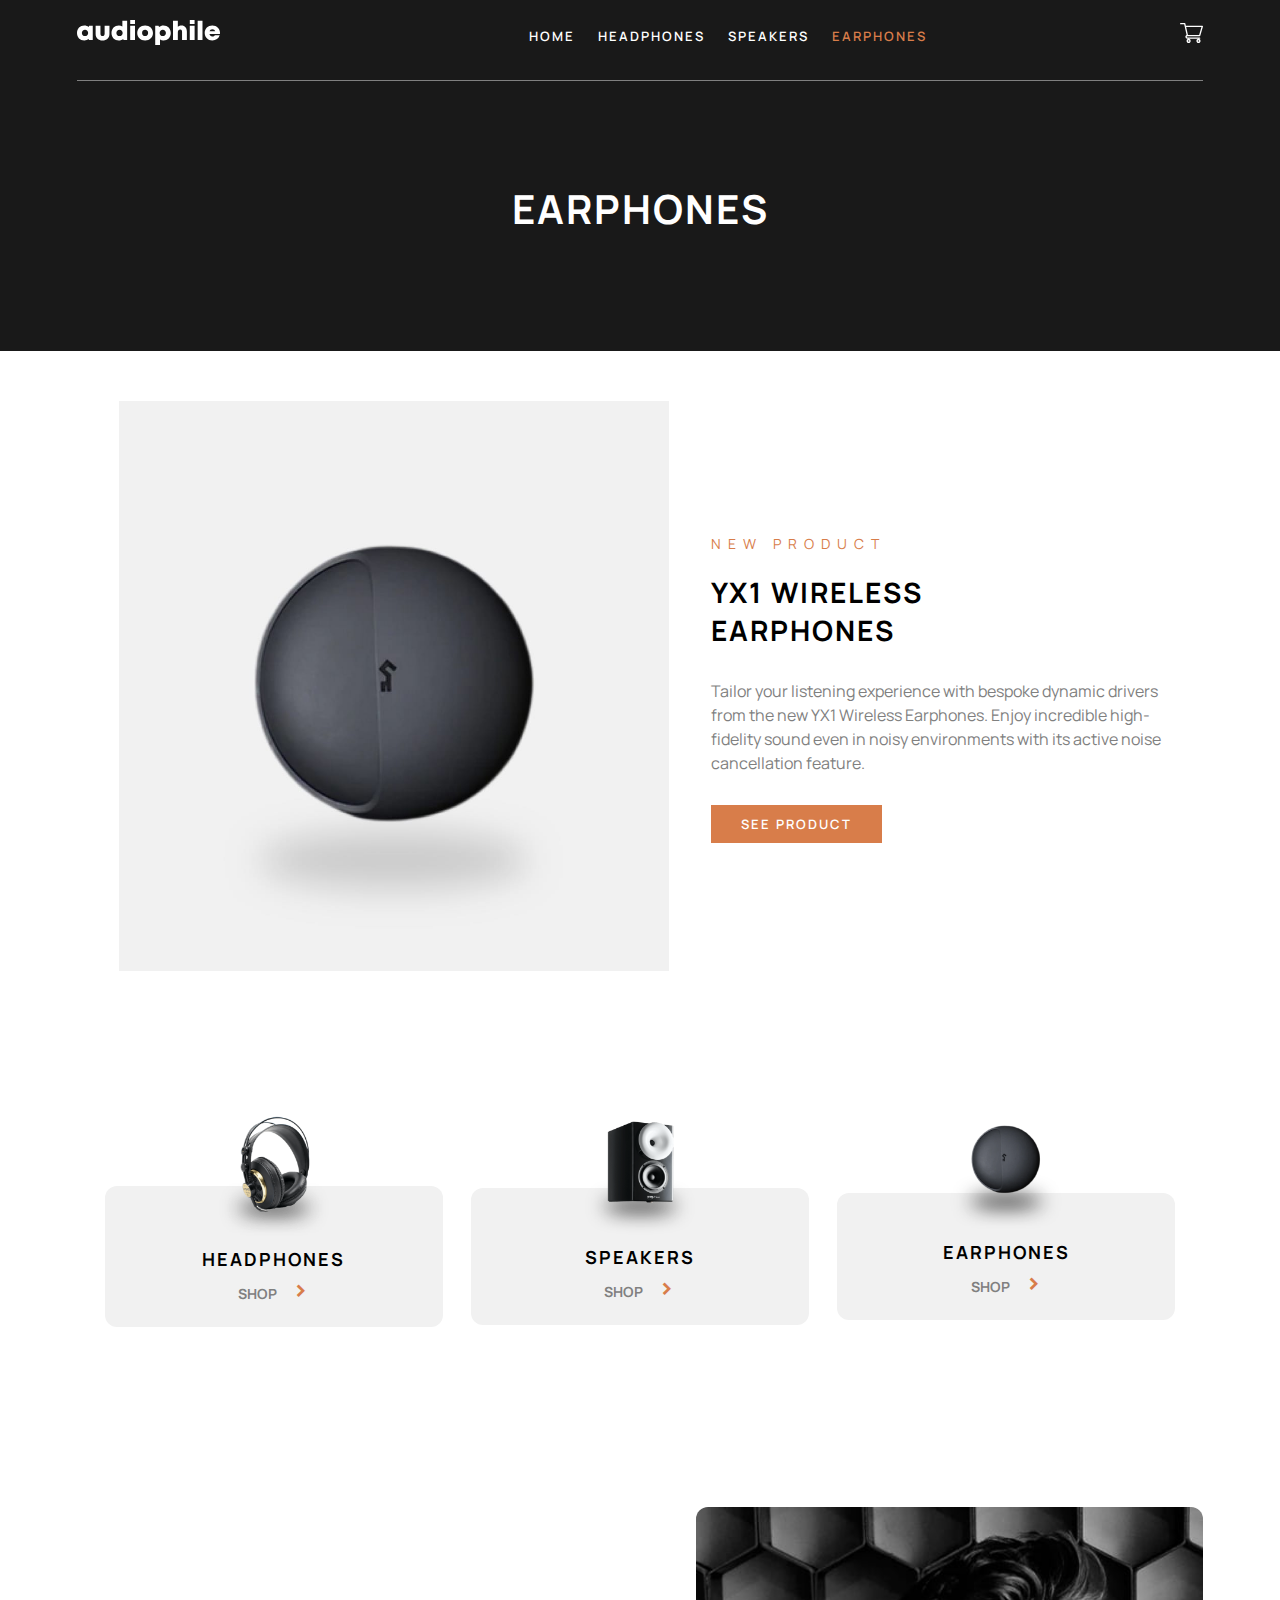
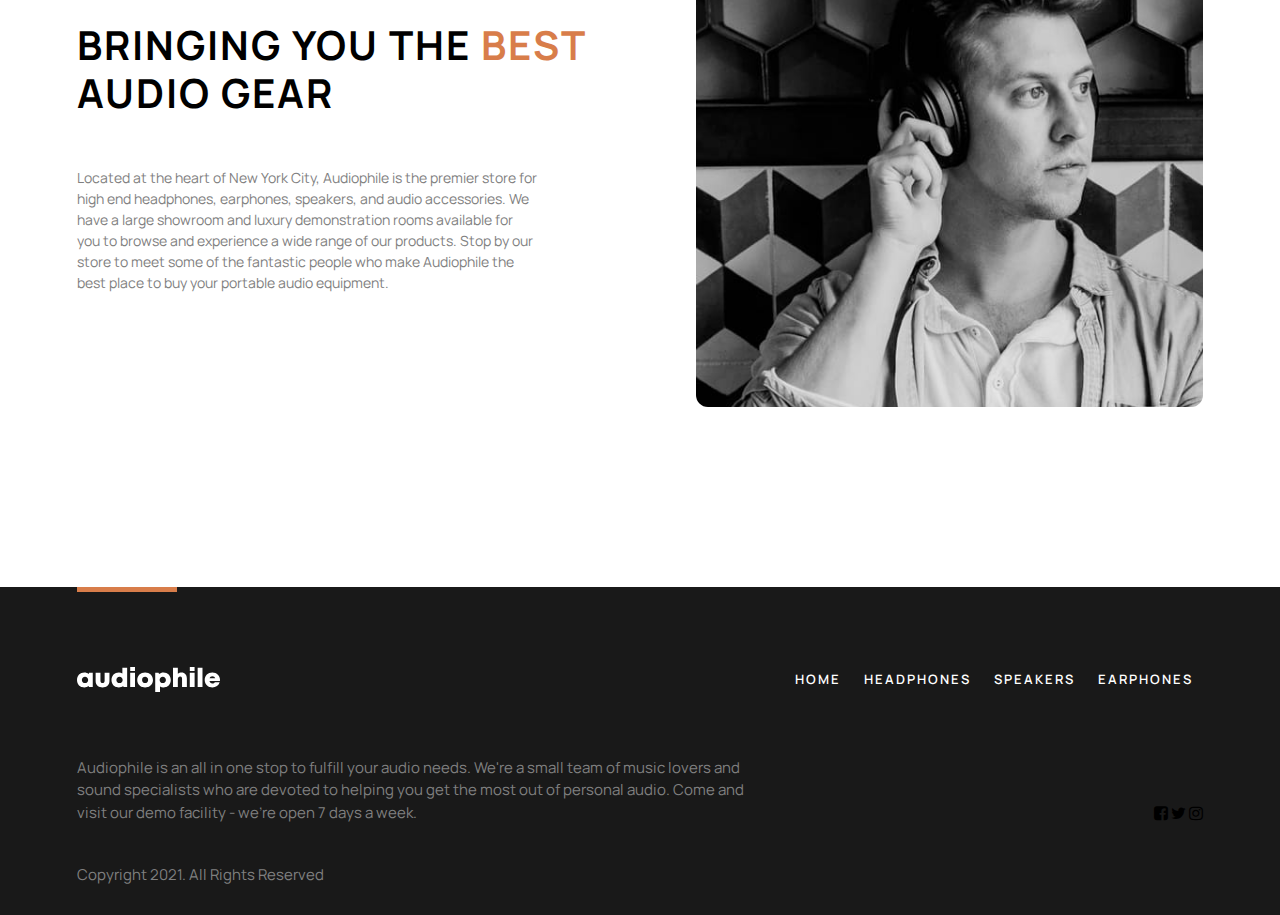
<file: earphones.html>
<!DOCTYPE html>
<html lang="en">

<head>
    <meta charset="UTF-8">
    <meta name="viewport" content="width=device-width, initial-scale=1.0">
    <!-- css files  -->
    <link rel="stylesheet" href="css/general.css">
    <link rel="stylesheet" href="css/mini-landing.css">
    <link rel="stylesheet" href="css/header.css">
    <link rel="stylesheet" href="css/products.css">
    <link rel="stylesheet" href="css/best.css">
    <link rel="stylesheet" href="css/footer.css">
    <link rel="stylesheet" href="css/earphones.css">
    <!-- font awesme  -->
    <link rel="stylesheet" href="https://cdnjs.cloudflare.com/ajax/libs/font-awesome/4.7.0/css/font-awesome.min.css">
    <!-- google fonts  -->
    <link rel="stylesheet" href="https://fonts.googleapis.com/css2?family=Manrope:wght@200;400;500;700&display=swap">

    <title>Audiophile Shop - earphones</title>
</head>

<body>
    <!-- start header  -->
    <header>
        <div class="container header">
            <div class="left">
                <div class="burger-icon"><img src="images/icon-hamburger.svg" alt=""></div>
                <div class="logo"><img src="images/logo.svg" alt=""></div>
            </div>
            <div class="links">
                <a href="index.html">Home</a>
                <a href="headphones.html">Headphones</a>
                <a href="speakers.html">speakers</a>
                <a class="selected" href="earphones.html">earphones</a>
            </div>
            <div class="right">
                <div onclick="emptyFunc() " class="cart"><img src="images/icon-cart.svg" alt=""></div>
                <div id="empty-drop" class="empty-cart">
                    <p>Your cart is empty.</p>
                    <div class="img"><img src="images/shopping-cart.png" alt=""></div>
                </div>
            </div>
        </div>
    </header>
    <!-- staart landing section  -->
    <div class="hero-section">
        <h1>earphones</h1>
    </div>
    <!-- start YX1 Wireless Earphones  -->
    <div class="container">
        <div class="yx-1-earphone">
            <div class="left"><img src="images/image-yx1-earphones.jpg" alt=""></div>
            <div class="right">
                <h3>New Product</h3>
                <h1>YX1 Wireless <br> Earphones</h1>
                <p>Tailor your listening experience with bespoke dynamic drivers <br> from the new YX1 Wireless
                    Earphones.
                    Enjoy
                    incredible high- <br> fidelity sound even in noisy environments with its active noise <br>
                    cancellation
                    feature.</p>
                <div onclick="yx1EarphoneBtn()" class="btn">see product</div>
            </div>
        </div>
    </div>

    <!-- start products section  -->
    <div class="container">
        <div class="products">
            <div class="card">
                <img src="images/image-headphones.png" alt="">
                <h3>Headphones</h3>
                <a href="headphones.html" class="shop">SHOP &nbsp; &nbsp; <span> > </span></a>
            </div>

            <div class="card">
                <img src="images/image-speakers.png" alt="">
                <h3>speakers</h3>
                <a href="speakers.html" class="shop">SHOP &nbsp; &nbsp; <span> > </span></a>
            </div>

            <div class="card">
                <img src="images/image-earphones.png" alt="">
                <h3>earphones</h3>
                <a href="earphones.html" class="shop">SHOP &nbsp; &nbsp; <span> > </span></a>
            </div>
        </div>
    </div>

    <!-- start best section  -->
    <div class="container">
        <div class="best">
            <div class="left">
                <h1>BRINGING YOU THE <span>BEST</span> <br> AUDIO GEAR</h1>
                <p>Located at the heart of New York City, Audiophile is the premier store for <br> high end headphones,
                    earphones, speakers, and audio accessories. We <br> have a large showroom and luxury demonstration
                    rooms
                    available for <br> you to browse and experience a wide range of our products. Stop by our <br> store
                    to
                    meet some of the fantastic people who make Audiophile the <br> best place to buy your portable audio
                    equipment.</p>
            </div>
            <div class="right">
                <!-- <img src="images/image-best-gear.jpg" alt=""> -->
            </div>
        </div>
    </div>

    <!-- start footer  -->
    <footer>
        <div class="container">
            <div class="head">
                <div class="logo"><img src="images/logo.svg" alt=""></div>
                <div class="links">
                    <a class="" href="index.html">Home</a>
                    <a href="headphones.html">Headphones</a>
                    <a href="speakers.html">speakers</a>
                    <a href="earphones.html">earphones</a>
                </div>
            </div>
            <div class="middle">
                <p>Audiophile is an all in one stop to fulfill your audio needs. We're a small team of music lovers
                    and sound specialists who are devoted to helping you get the most out of personal audio. Come
                    and visit our demo facility - we’re open 7 days a week.</p>
                <div class="social">
                    <i class="fa fa-facebook-square"></i>
                    <i class="fa fa-twitter"></i>
                    <i class="fa fa-instagram"></i>
                </div>
            </div>
            <div class="copy">
                Copyright 2021. All Rights Reserved
            </div>
        </div>
    </footer>

    <script src="js/main.js"></script>
    <script src="js/cart.js"></script>

</body>

</html>
</file>
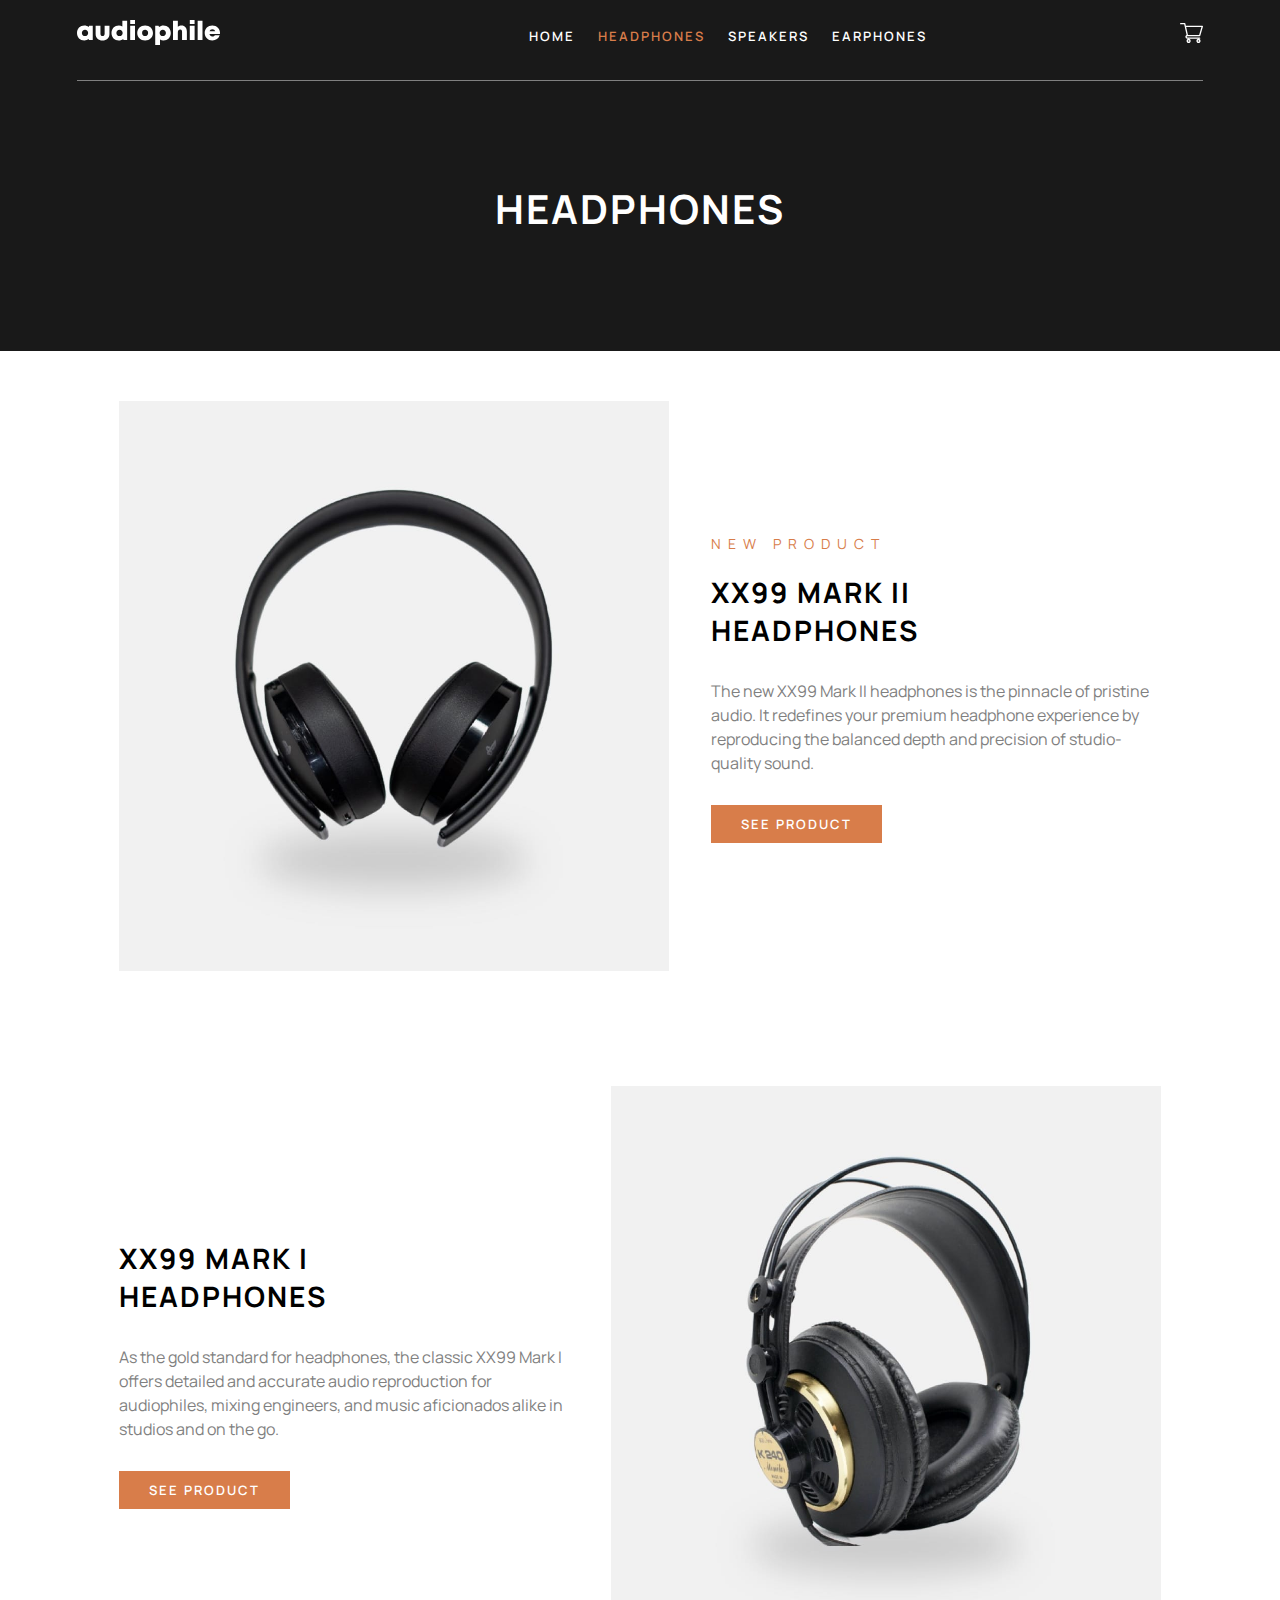
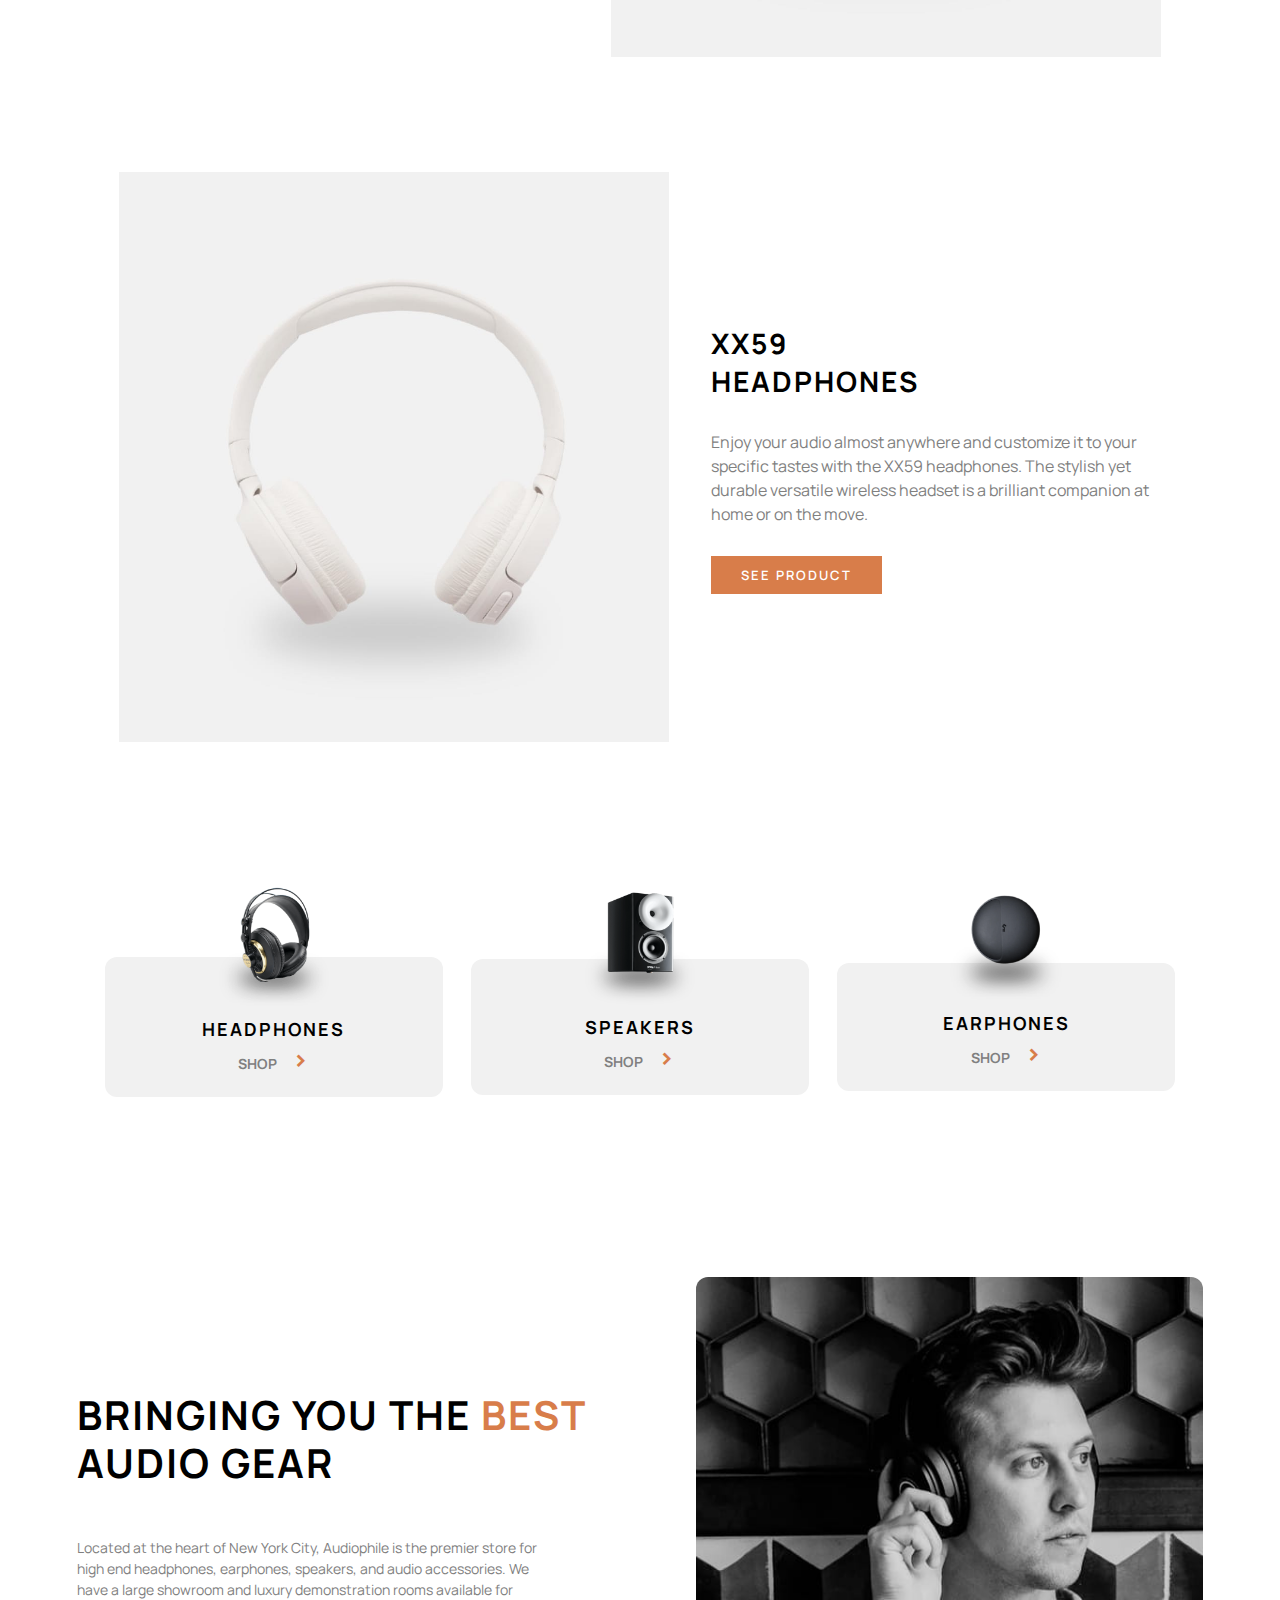
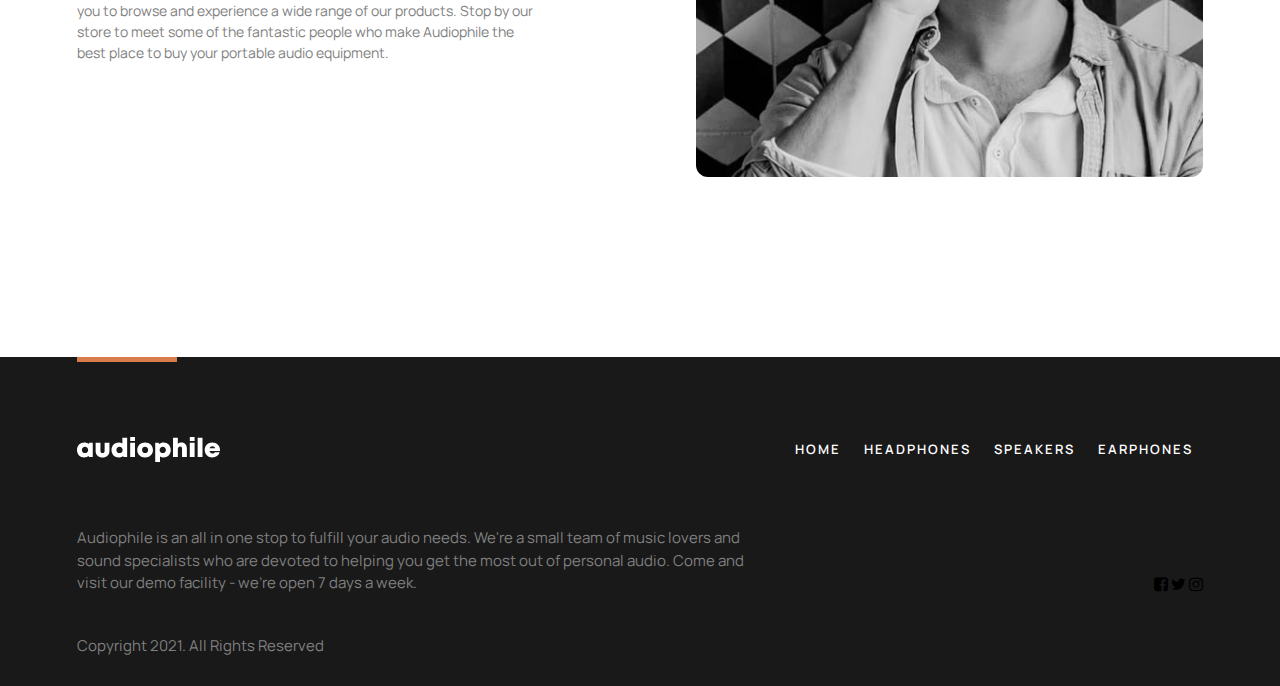
<file: headphones.html>
<!DOCTYPE html>
<html lang="en">

<head>
    <meta charset="UTF-8">

    <!-- css files  -->
    <meta name="viewport" content="width=device-width, initial-scale=1.0">
    <link rel="stylesheet" href="css/general.css">
    <link rel="stylesheet" href="css/header.css">
    <link rel="stylesheet" href="css/products.css">
    <link rel="stylesheet" href="css/best.css">
    <link rel="stylesheet" href="css/mini-landing.css">
    <link rel="stylesheet" href="css/footer.css">
    <link rel="stylesheet" href="css/headphones.css">
    <!-- font awesme  -->
    <link rel="stylesheet" href="https://cdnjs.cloudflare.com/ajax/libs/font-awesome/4.7.0/css/font-awesome.min.css">

    <!-- google fonts  -->
    <link rel="stylesheet" href="https://fonts.googleapis.com/css2?family=Manrope:wght@200;400;500;700&display=swap">
    <title>Audiophile Shop - headphones</title>

</head>

<body>
    <!-- start header  -->
    <header>
        <div class="container header">
            <div class="left">
                <div class="burger-icon"><img src="images/icon-hamburger.svg" alt=""></div>
                <div class="logo"><img src="images/logo.svg" alt=""></div>
            </div>
            <div class="links">
                <a href="index.html">Home</a>
                <a class="selected" href="headphones.html">Headphones</a>
                <a href="speakers.html">speakers</a>
                <a href="earphones.html">earphones</a>
            </div>
            <div class="right">
                <div onclick="emptyFunc() " class="cart"><img src="images/icon-cart.svg" alt=""></div>
                <div id="empty-drop" class="empty-cart">
                    <p>Your cart is empty.</p>
                    <div class="img"><img src="images/shopping-cart.png" alt=""></div>
                </div>
            </div>
        </div>
    </header>
    <!-- staart landing section  -->
    <div class="hero-section">
        <h1>headphones</h1>
    </div>


    <!-- start XX99 Mark II Headphones  -->
    <div class="container">
        <div class="xx99-mark-II-headphones headphone">
            <div class="left"><img src="images/image-xx99-mark-two.jpg" alt=""></div>
            <div class="right txt">
                <h3>New Product</h3>
                <h1>XX99 Mark II <br> Headphones</h1>
                <p>The new XX99 Mark II headphones is the pinnacle of pristine audio. It redefines your premium
                    headphone
                    experience by reproducing the balanced depth and precision of studio-quality sound.</p>
                <div onclick="markII()" class="btn">see product</div>
            </div>
        </div>
    </div>

    <!-- start XX99 Mark I Headphones -->
    <div class="container">
        <div class="xx99-mark-I-headphones headphone">
            <div class="left txt">
                <h1>XX99 Mark I <br> Headphones</h1>
                <p>As the gold standard for headphones, the classic XX99 Mark I offers detailed and accurate audio
                    reproduction for audiophiles, mixing engineers, and music aficionados alike in studios and on
                    the
                    go.</p>
                <div onclick="markI()" class="btn">see product</div>
            </div>

            <div class="right"><img src="images/image-xx99-mark-one.jpg" alt=""></div>
        </div>
    </div>

    <!-- start XX59 Headphones  -->
    <div class="container">
        <div class="xx59-headphones headphone">
            <div class="left"><img src="images/image-xx59.jpg" alt=""></div>
            <div class="right txt">
                <h1>XX59 <br> Headphones</h1>
                <p>Enjoy your audio almost anywhere and customize it to your specific tastes with the XX59
                    headphones.
                    The
                    stylish yet durable versatile wireless headset is a brilliant companion at home or on the
                    move.</p>
                <div onclick="xx59()" class="btn">see product</div>
            </div>
        </div>
    </div>

    <!-- start products section  -->
    <div class="container">
        <div class="products">
            <div class="card">
                <img src="images/image-headphones.png" alt="">
                <h3>Headphones</h3>
                <a href="headphones.html" class="shop">SHOP &nbsp; &nbsp; <span> > </span></a>
            </div>

            <div class="card">
                <img src="images/image-speakers.png" alt="">
                <h3>speakers</h3>
                <a href="speakers.html" class="shop">SHOP &nbsp; &nbsp; <span> > </span></a>
            </div>

            <div class="card">
                <img src="images/image-earphones.png" alt="">
                <h3>earphones</h3>
                <a href="earphones.html" class="shop">SHOP &nbsp; &nbsp; <span> > </span></a>
            </div>
        </div>
    </div>

    <!-- start best section  -->
    <div class="container">
        <div class="best">
            <div class="left">
                <h1>BRINGING YOU THE <span>BEST</span> <br> AUDIO GEAR</h1>
                <p>Located at the heart of New York City, Audiophile is the premier store for <br> high end headphones,
                    earphones, speakers, and audio accessories. We <br> have a large showroom and luxury demonstration
                    rooms
                    available for <br> you to browse and experience a wide range of our products. Stop by our <br> store
                    to
                    meet some of the fantastic people who make Audiophile the <br> best place to buy your portable audio
                    equipment.</p>
            </div>
            <div class="right">
                <!-- <img src="images/image-best-gear.jpg" alt=""> -->
            </div>
        </div>
    </div>

    <!-- start footer  -->
    <footer>
        <div class="container">
            <div class="head">
                <div class="logo"><img src="images/logo.svg" alt=""></div>
                <div class="links">
                    <a class="" href="index.html">Home</a>
                    <a href="headphones.html">Headphones</a>
                    <a href="speakers.html">speakers</a>
                    <a href="earphones.html">earphones</a>
                </div>
            </div>
            <div class="middle">
                <p>Audiophile is an all in one stop to fulfill your audio needs. We're a small team of music lovers
                    and sound specialists who are devoted to helping you get the most out of personal audio. Come
                    and visit our demo facility - we’re open 7 days a week.</p>
                <div class="social">
                    <i class="fa fa-facebook-square"></i>
                    <i class="fa fa-twitter"></i>
                    <i class="fa fa-instagram"></i>
                </div>
            </div>
            <div class="copy">
                Copyright 2021. All Rights Reserved
            </div>
        </div>
    </footer>

    <script src="js/main.js"></script>
    <script src="js/cart.js"></script>

</body>

</html>
</file>
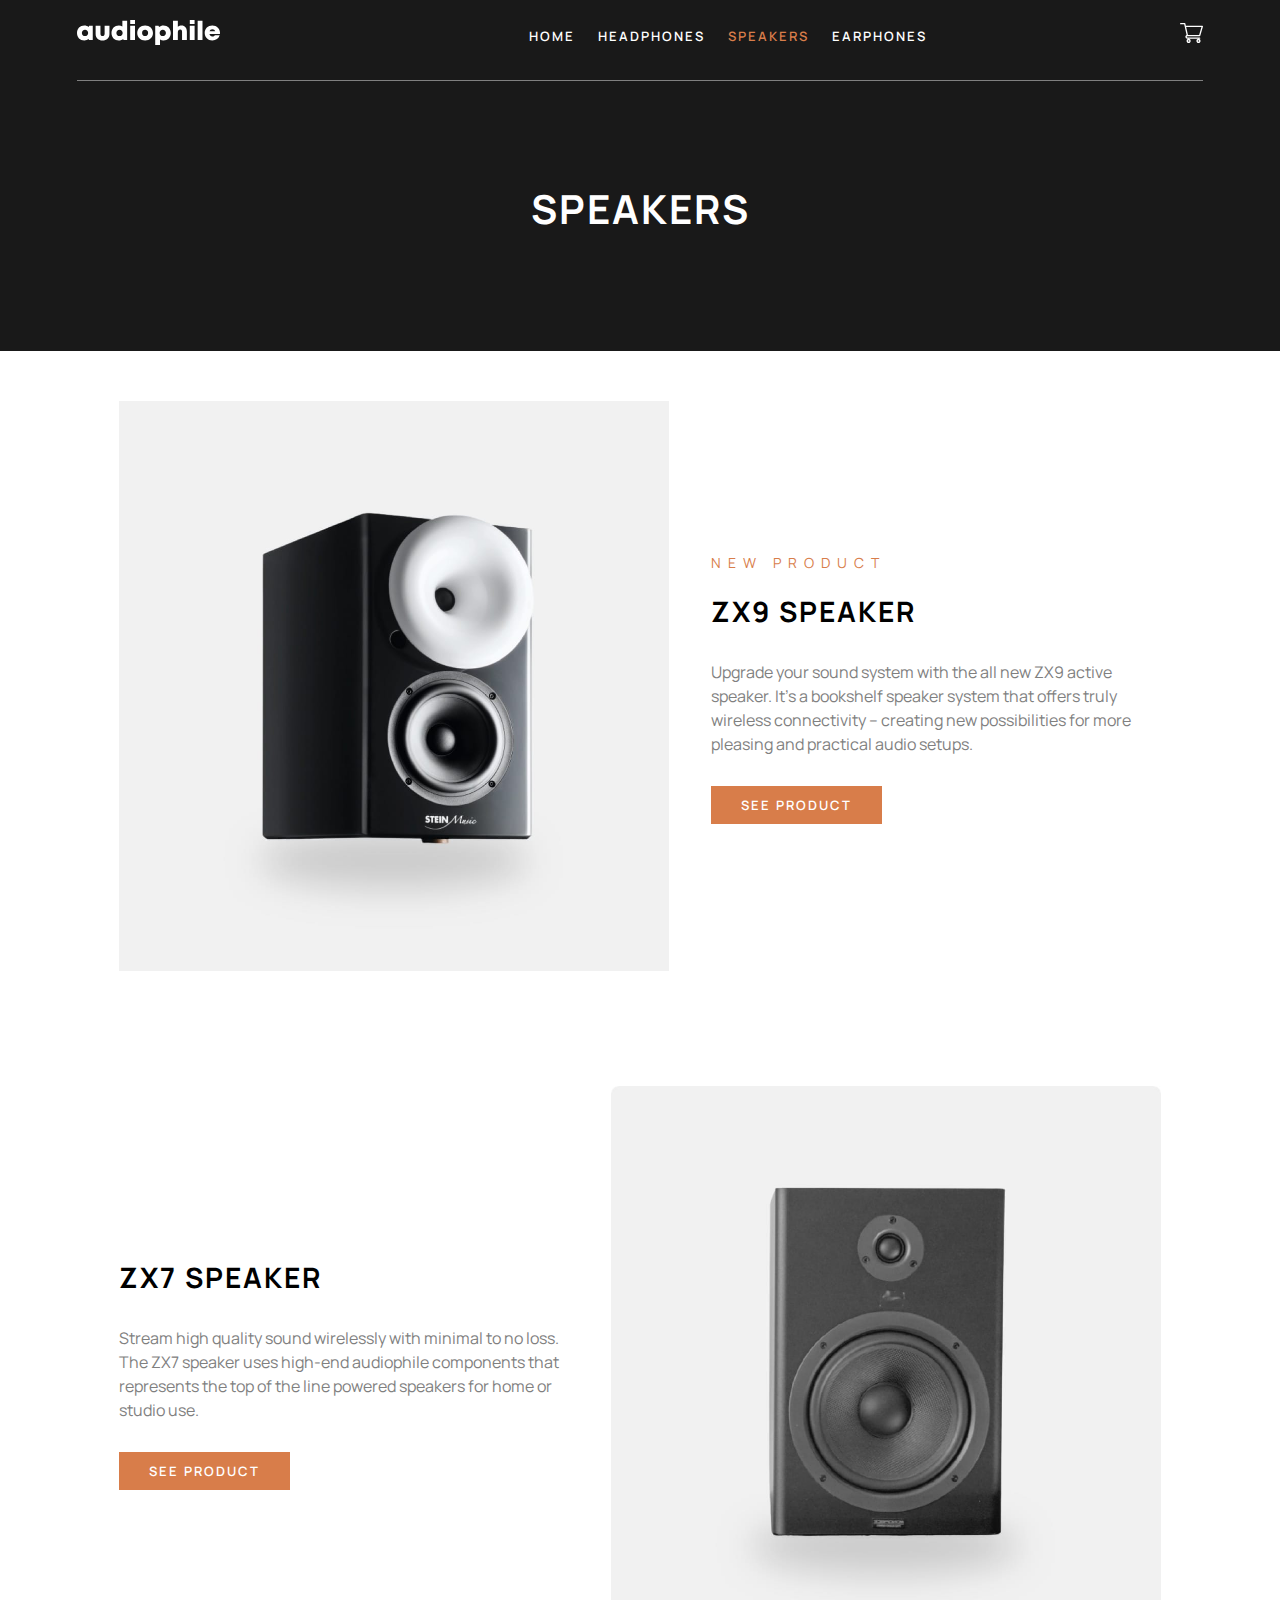
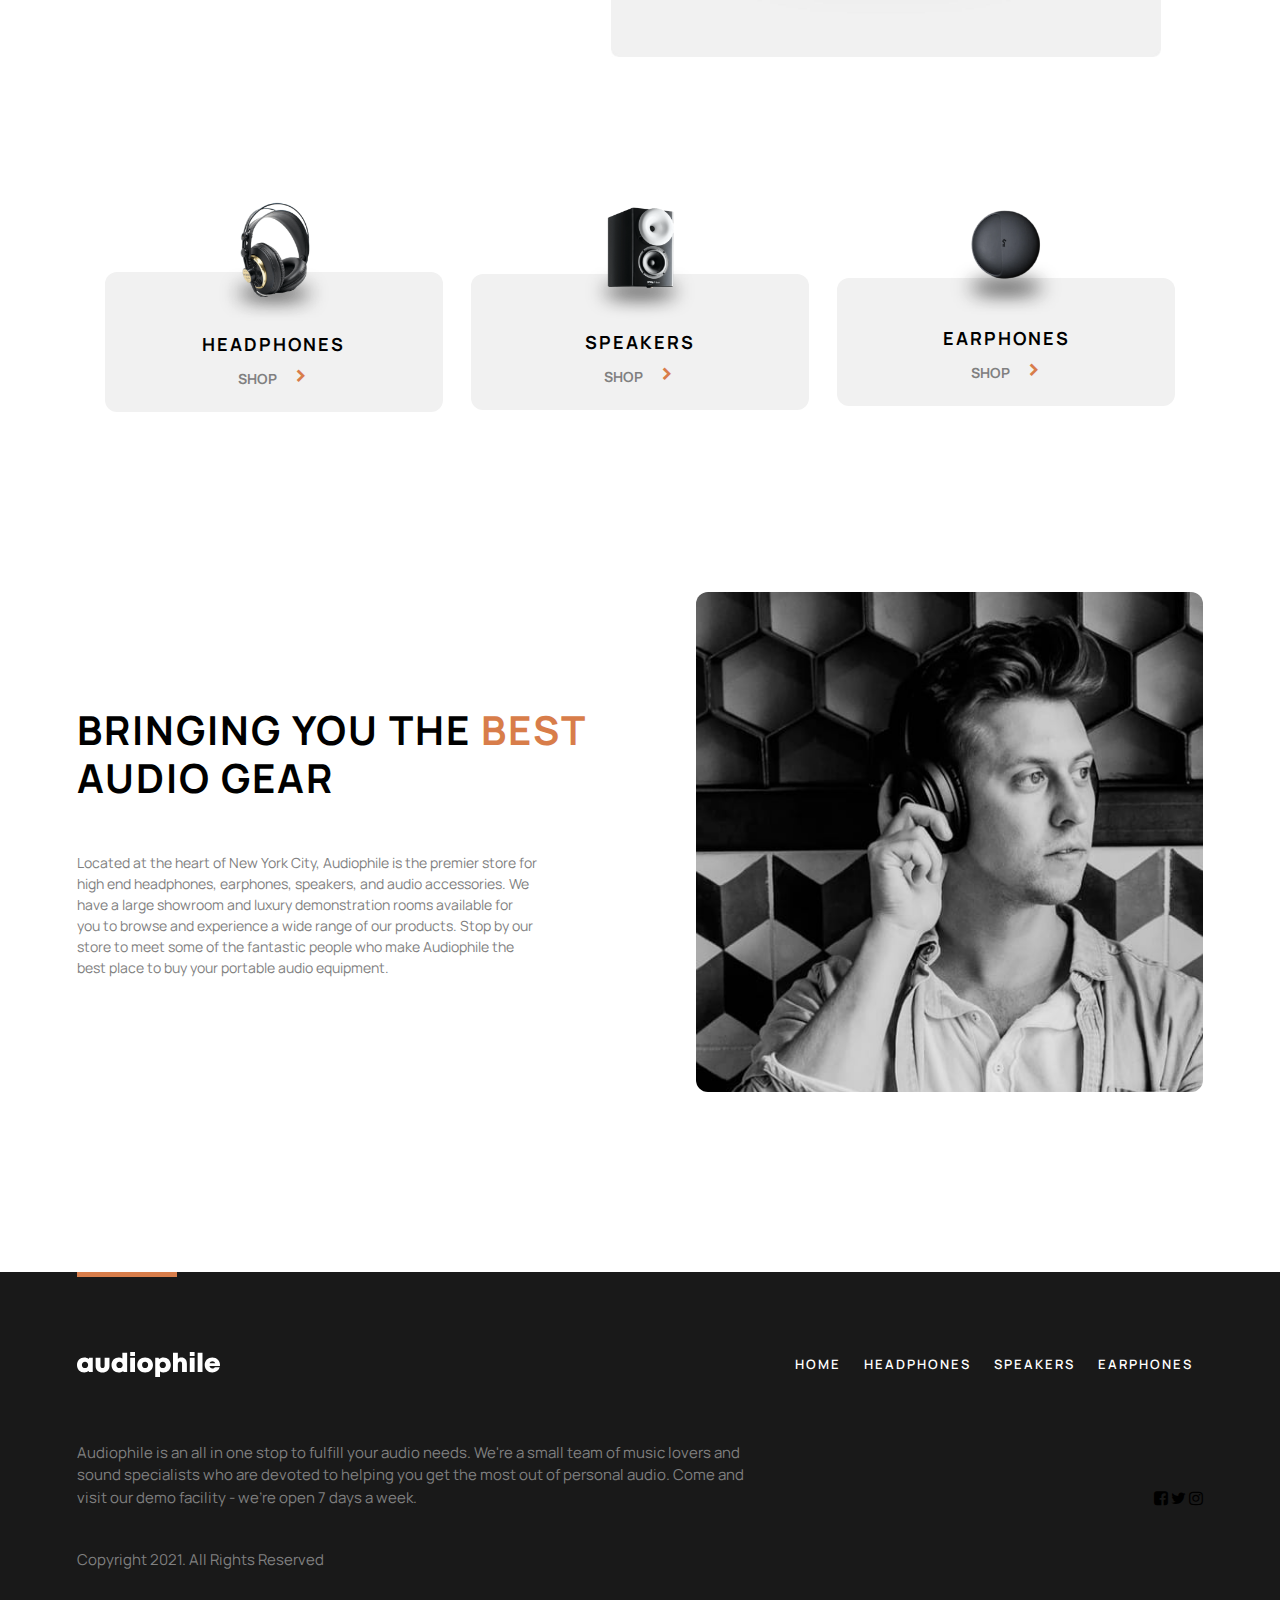
<file: speakers.html>
<!DOCTYPE html>
<html lang="en">

<head>
    <meta charset="UTF-8">
    <meta name="viewport" content="width=device-width, initial-scale=1.0">
    <!-- css files  -->
    <link rel="stylesheet" href="css/general.css">
    <link rel="stylesheet" href="css/mini-landing.css">
    <link rel="stylesheet" href="css/header.css">
    <link rel="stylesheet" href="css/products.css">
    <link rel="stylesheet" href="css/best.css">
    <link rel="stylesheet" href="css/footer.css">
    <link rel="stylesheet" href="css/speakers.css">
    <!-- font awesme  -->
    <link rel="stylesheet" href="https://cdnjs.cloudflare.com/ajax/libs/font-awesome/4.7.0/css/font-awesome.min.css">
    <!-- google fonts  -->
    <link rel="stylesheet" href="https://fonts.googleapis.com/css2?family=Manrope:wght@200;400;500;700&display=swap">

    <title>Audiophile Shop - speakers</title>
</head>

<body>
    <!-- start header  -->
    <header>
        <div class="container header">
            <div class="left">
                <div class="burger-icon"><img src="images/icon-hamburger.svg" alt=""></div>
                <div class="logo"><img src="images/logo.svg" alt=""></div>
            </div>
            <div class="links">
                <a href="index.html">Home</a>
                <a href="headphones.html">Headphones</a>
                <a class="selected" href="speakers.html">speakers</a>
                <a href="earphones.html">earphones</a>
            </div>
            <div class="right">
                <div onclick="emptyFunc() " class="cart"><img src="images/icon-cart.svg" alt=""></div>
                <div id="empty-drop" class="empty-cart">
                    <p>Your cart is empty.</p>
                    <div class="img"><img src="images/shopping-cart.png" alt=""></div>
                </div>
            </div>
        </div>
    </header>
    <!-- staart landing section  -->
    <div class="hero-section">
        <h1>speakers</h1>
    </div>

    <!-- start ZX9 Speaker  -->
    <div class="container">
        <div class="zx-9-speaker speaker">
            <div class="left"><img src="images/image-zx9.jpg" alt=""></div>
            <div class="right txt">
                <h3>New Product</h3>
                <h1>ZX9 Speaker</h1>
                <p>
                    Upgrade your sound system with the all new ZX9 active speaker. It’s a bookshelf speaker system
                    that
                    offers truly wireless connectivity -- creating new possibilities for more pleasing and
                    practical audio
                    setups.
                </p>
                <div onclick="zx9Speaker()" class="btn">see product</div>
            </div>
        </div>
    </div>

    <!-- start ZX7 Speaker  -->
    <div class="container">
        <div class="zx-7-speaker speaker">
            <div class="left txt">
                <h1>ZX7 Speaker</h1>
                <p>Stream high quality sound wirelessly with minimal to no loss. The ZX7 speaker uses high-end
                    audiophile
                    components that represents the top of the line powered speakers for home or studio use.
                </p>
                <div onclick="zx7Speaker()" class="btn">see product</div>
            </div>
            <div class="right"><img src="images/image-zx7.jpg" alt=""></div>
        </div>
    </div>

    <!-- start products section  -->
    <div class="container">
        <div class="products">
            <div class="card">
                <img src="images/image-headphones.png" alt="">
                <h3>Headphones</h3>
                <a href="headphones.html" class="shop">SHOP &nbsp; &nbsp; <span> > </span></a>
            </div>

            <div class="card">
                <img src="images/image-speakers.png" alt="">
                <h3>speakers</h3>
                <a href="speakers.html" class="shop">SHOP &nbsp; &nbsp; <span> > </span></a>
            </div>

            <div class="card">
                <img src="images/image-earphones.png" alt="">
                <h3>earphones</h3>
                <a href="earphones.html" class="shop">SHOP &nbsp; &nbsp; <span> > </span></a>
            </div>
        </div>
    </div>

    <!-- start best section  -->
    <div class="container">
        <div class="best">
            <div class="left">
                <h1>BRINGING YOU THE <span>BEST</span> <br> AUDIO GEAR</h1>
                <p>Located at the heart of New York City, Audiophile is the premier store for <br> high end headphones,
                    earphones, speakers, and audio accessories. We <br> have a large showroom and luxury demonstration
                    rooms
                    available for <br> you to browse and experience a wide range of our products. Stop by our <br> store
                    to
                    meet some of the fantastic people who make Audiophile the <br> best place to buy your portable audio
                    equipment.</p>
            </div>
            <div class="right">
                <!-- <img src="images/image-best-gear.jpg" alt=""> -->
            </div>
        </div>
    </div>

    <!-- start footer  -->
    <footer>
        <div class="container">
            <div class="head">
                <div class="logo"><img src="images/logo.svg" alt=""></div>
                <div class="links">
                    <a class="" href="index.html">Home</a>
                    <a href="headphones.html">Headphones</a>
                    <a href="speakers.html">speakers</a>
                    <a href="earphones.html">earphones</a>
                </div>
            </div>
            <div class="middle">
                <p>Audiophile is an all in one stop to fulfill your audio needs. We're a small team of music lovers
                    and sound specialists who are devoted to helping you get the most out of personal audio. Come
                    and visit our demo facility - we’re open 7 days a week.</p>
                <div class="social">
                    <i class="fa fa-facebook-square"></i>
                    <i class="fa fa-twitter"></i>
                    <i class="fa fa-instagram"></i>
                </div>
            </div>
            <div class="copy">
                Copyright 2021. All Rights Reserved
            </div>
        </div>
    </footer>

    <script src="js/main.js"></script>
    <script src="js/cart.js"></script>
</body>

</html>
</file>
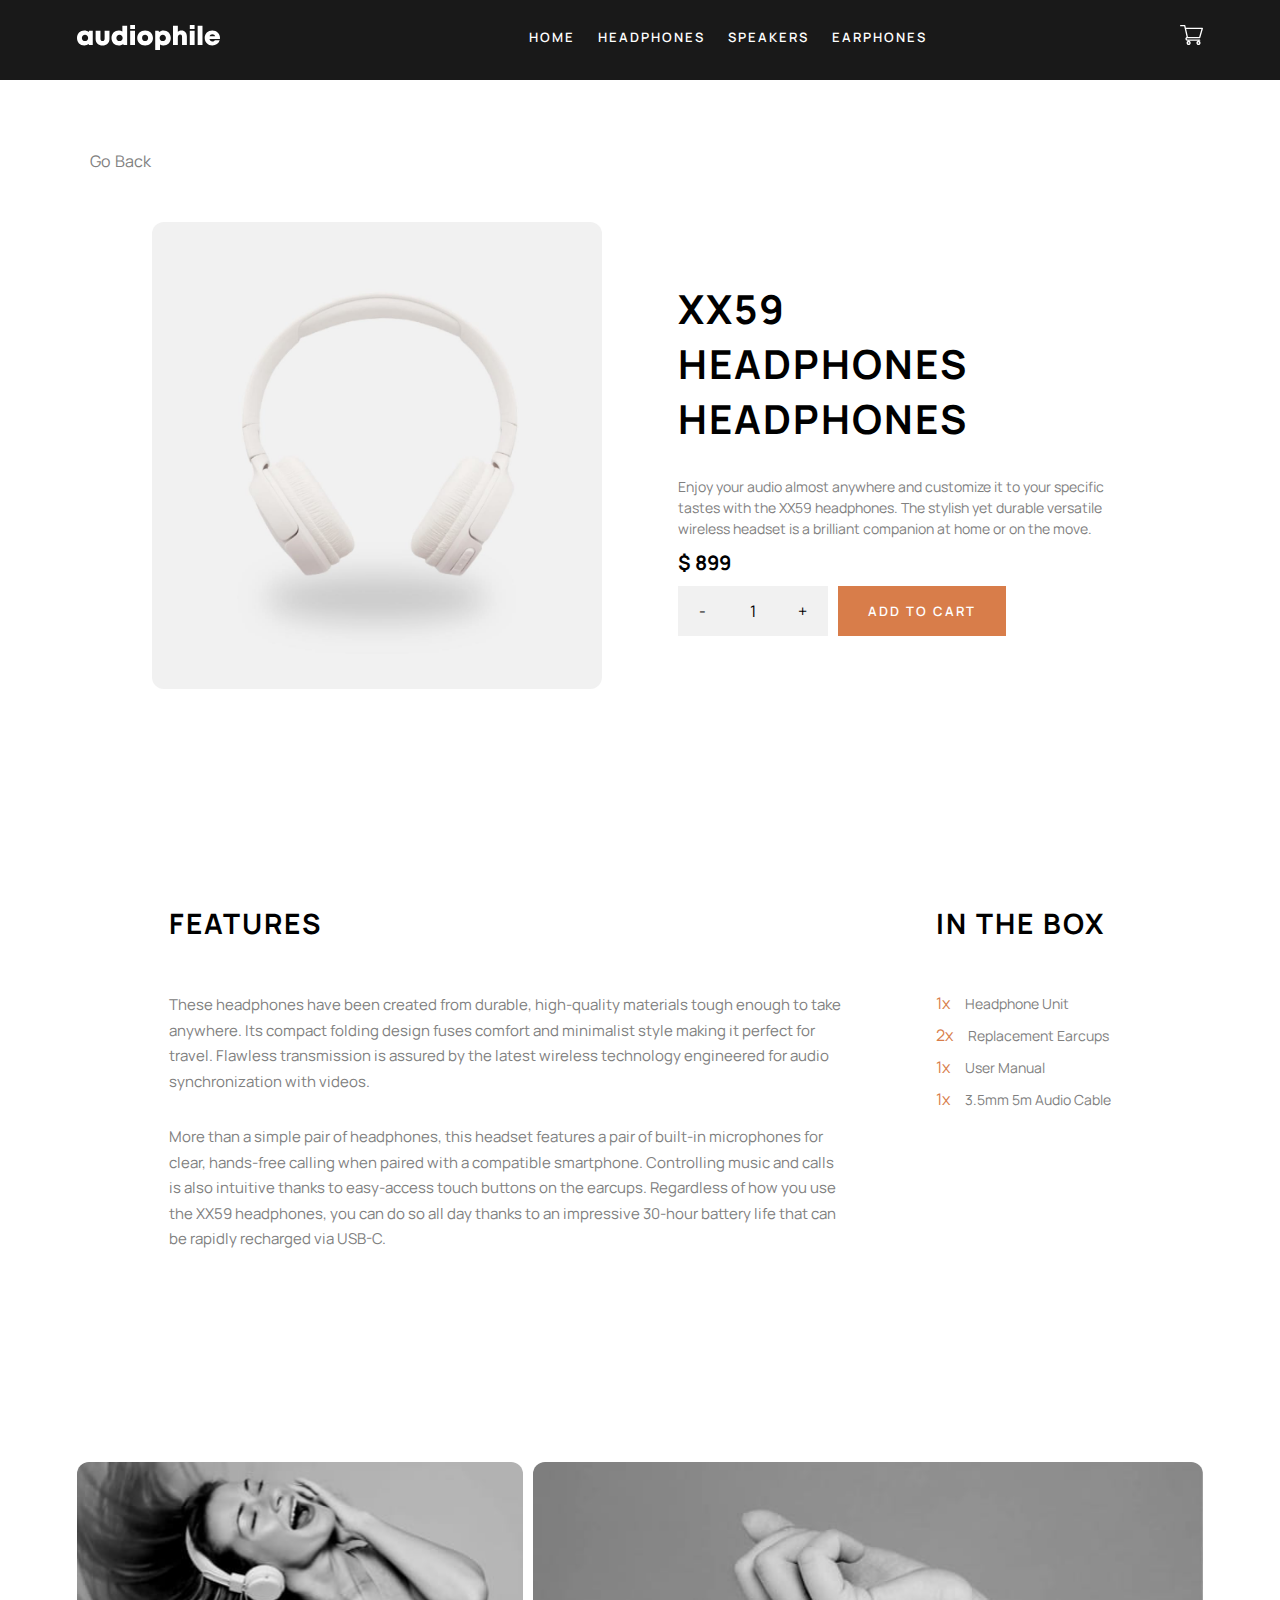
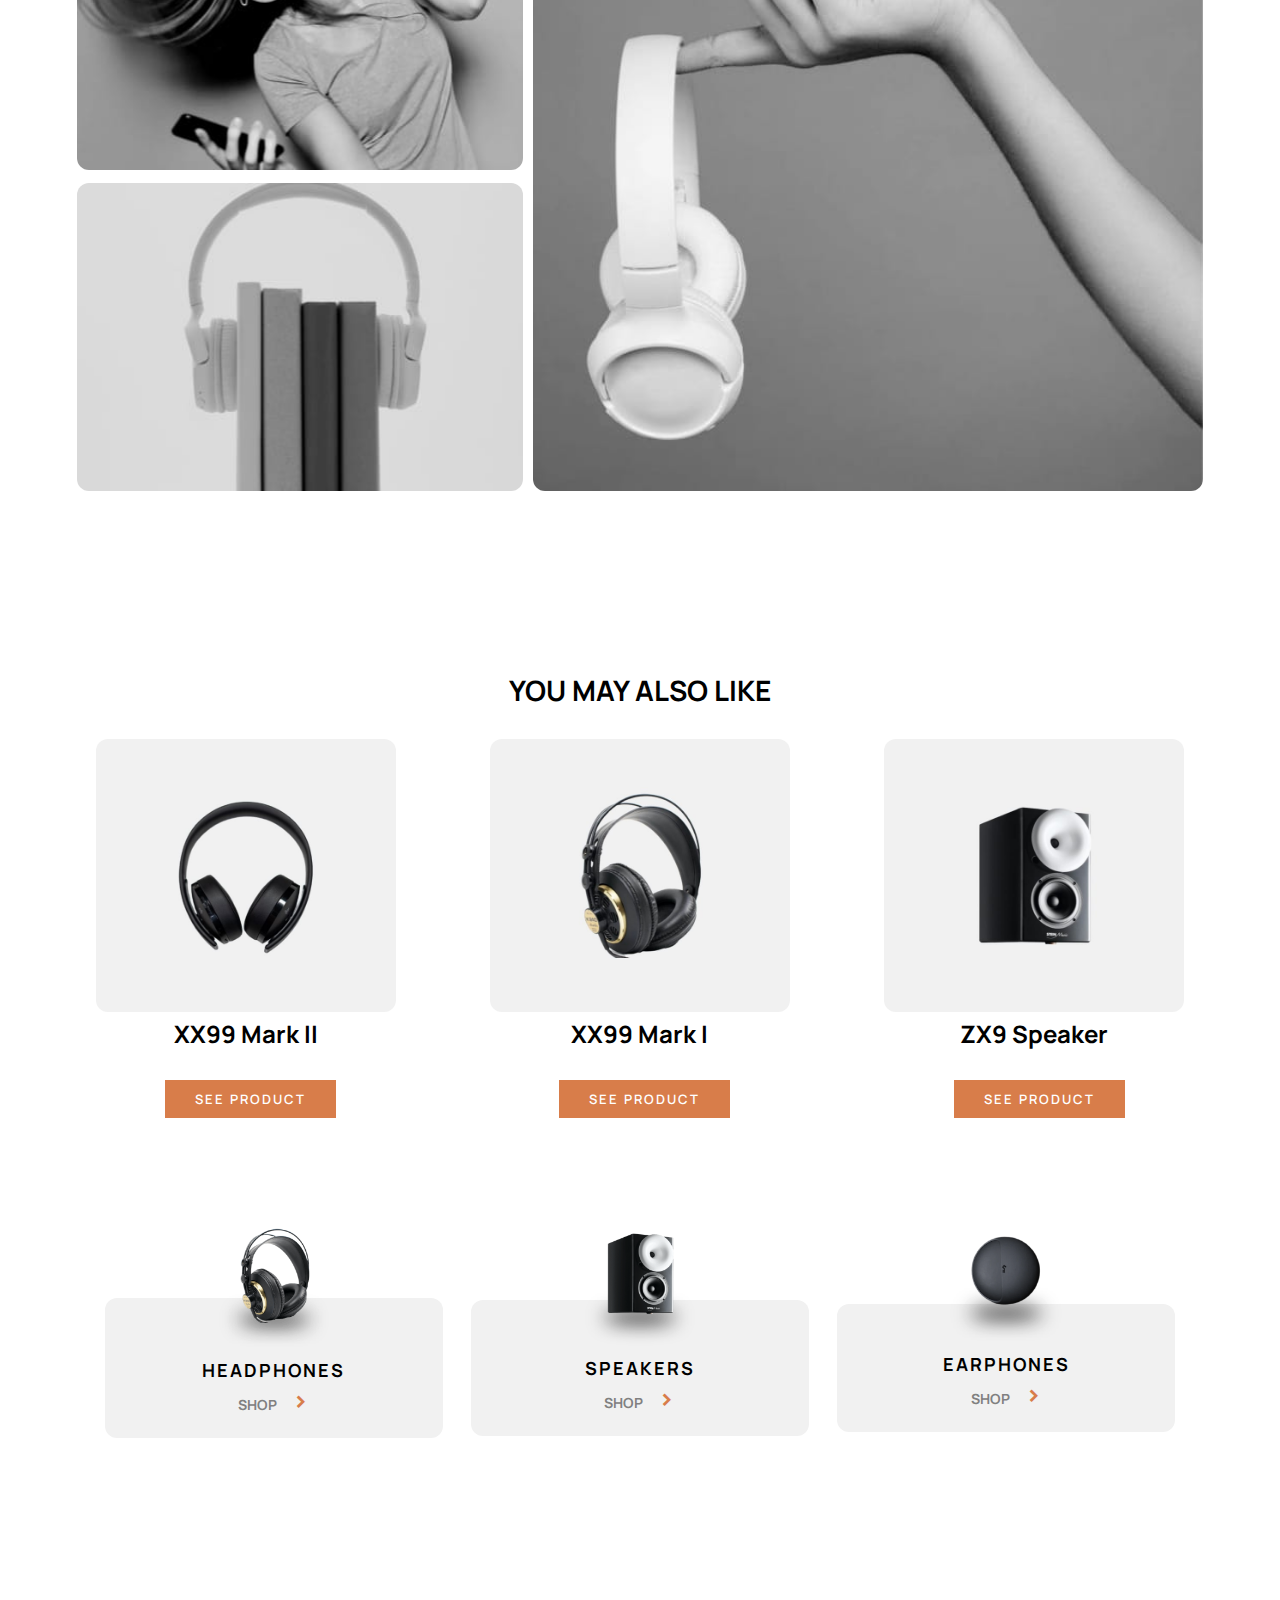
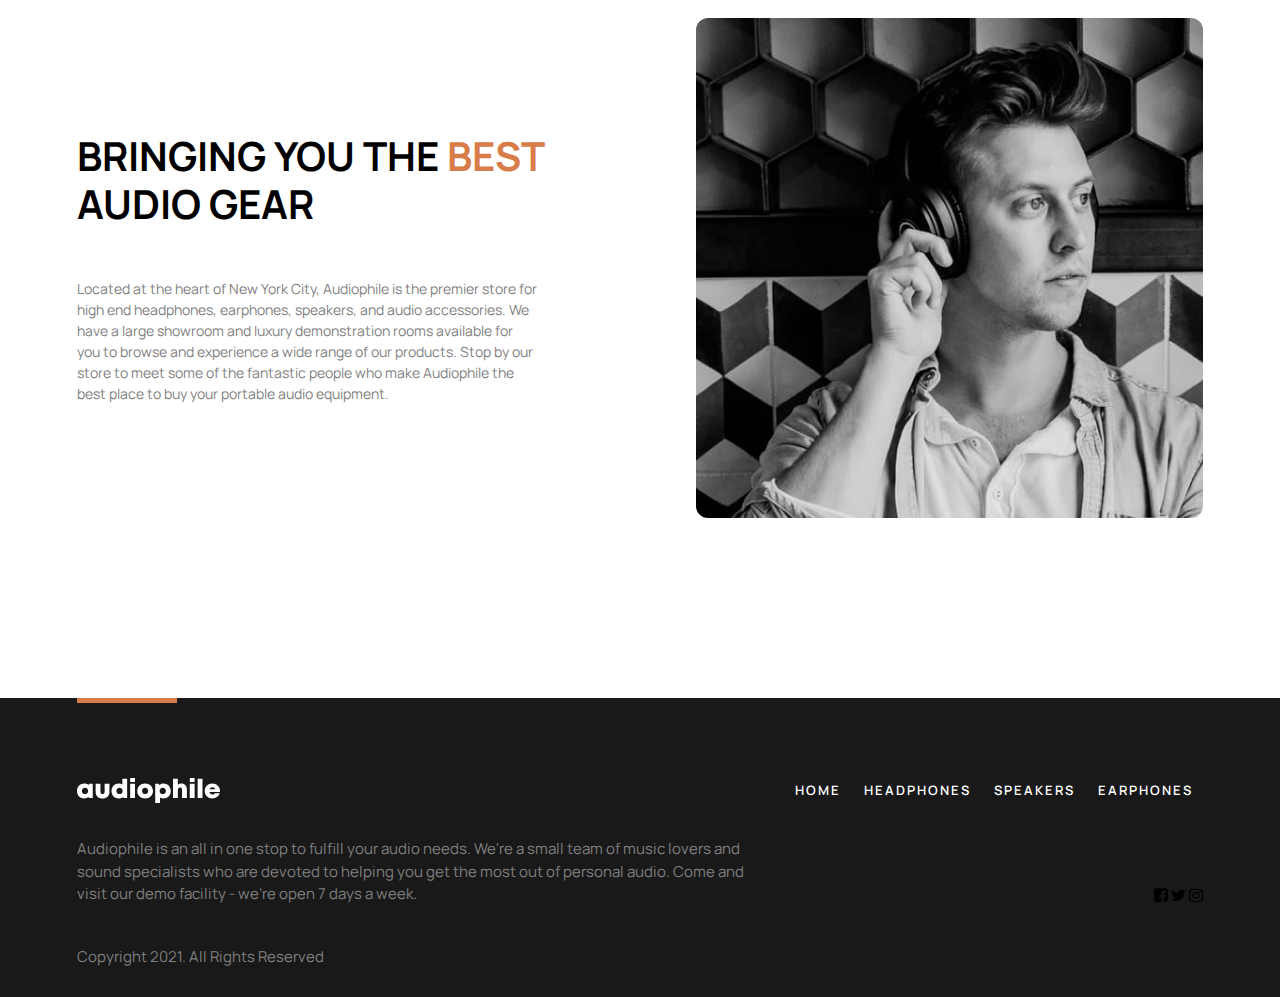
<file: xx59.html>
<!DOCTYPE html>
<html lang="en">

<head>
    <meta charset="UTF-8">
    <meta name="viewport" content="width=device-width, initial-scale=1.0">
    <!-- css files  -->
    <meta name="viewport" content="width=device-width, initial-scale=1.0">
    <link rel="stylesheet" href="css/general.css">
    <link rel="stylesheet" href="css/products.css">
    <link rel="stylesheet" href="css/best.css">
    <link rel="stylesheet" href="css/side-pages.css">
    <link rel="stylesheet" href="css/footer.css">
    <!-- font awesme  -->
    <link rel="stylesheet" href="https://cdnjs.cloudflare.com/ajax/libs/font-awesome/4.7.0/css/font-awesome.min.css">

    <!-- google fonts  -->
    <link rel="stylesheet" href="https://fonts.googleapis.com/css2?family=Manrope:wght@200;400;500;700&display=swap">
    <title>Audiophile Shop - xx59 - headphone</title>
</head>

<body>
    <!-- start header  -->
    <div class="header-back">
        <header>
            <div class="left">
                <div class="burger-icon"><img src="images/icon-hamburger.svg" alt=""></div>
                <div class="logo"><img src="images/logo.svg" alt=""></div>
            </div>
            <div class="links">
                <a class="" href="index.html">Home</a>
                <a href="headphones.html">Headphones</a>
                <a href="speakers.html">speakers</a>
                <a href="earphones.html">earphones</a>
            </div>
            <div class="right">
                <div onclick="emptyFunc() " class="cart"><img src="images/icon-cart.svg" alt=""></div>
                <div id="empty-drop" class="empty-cart">
                    <p>Your cart is empty.</p>
                    <div class="img"><img src="images/shopping-cart.png" alt=""></div>
                </div>
            </div>
        </header>
    </div>

    <!-- start go back btn  -->
    <div onclick="goBack()" class="back">Go Back</div>

    <!-- start xx99-mark-1  -->
    <div class="container">
        <div class="xx59 side-product">
            <div class="left"><img src="images/image-product-xx59.jpg" alt=""></div>
            <div class="right">
                <h1>XX59 <br> Headphones <br> Headphones</h1>
                <p>Enjoy your audio almost anywhere and customize it to your specific tastes with the XX59 headphones.
                    The stylish yet durable versatile wireless headset is a brilliant companion at home or on the move.
                </p>
                <div class="price">$ 899</div>

                <div class="buy">
                    <div class="control">
                        <span class="minus">-</span>
                        <span class="items-no">1</span>
                        <span class="plus">+</span>
                    </div>
                    <div class="btn">add to cart</div>
                </div>
            </div>
        </div>
    </div>

    <!-- start features and in the box  -->
    <div class="container">
        <div class="flex-container">
            <div class="features">
                <h1>Features</h1>
                <p class="upper-txt">These headphones have been created from durable, high-quality materials tough
                    enough to take anywhere. Its compact folding design fuses comfort and minimalist style making it
                    perfect for travel. Flawless transmission is assured by the latest wireless technology engineered
                    for audio synchronization with videos.</p>

                <p class="lower-txt">More than a simple pair of headphones, this headset features a pair of built-in
                    microphones for clear, hands-free calling when paired with a compatible smartphone. Controlling
                    music and calls is also intuitive thanks to easy-access touch buttons on the earcups. Regardless of
                    how you use the XX59 headphones, you can do so all day thanks to an impressive 30-hour battery life
                    that can be rapidly recharged via USB-C.</p>
            </div>


            <div class="in-the-box">
                <h1>In the Box</h1>
                <div class="details-container">

                    <div class="details">
                        <span>1x</span>
                        <p> Headphone unit</p>
                    </div>

                    <div class="details">
                        <span>2x</span>
                        <p> Replacement earcups</p>
                    </div>

                    <div class="details">
                        <span>1x</span>
                        <p> User manual</p>
                    </div>

                    <div class="details">
                        <span>1x</span>
                        <p> 3.5mm 5m audio cable</p>
                    </div>


                </div>
            </div>
        </div>
    </div>

    <!-- start image gallery  -->
    <div class="container">
        <div class="gallery">
            <div class="left">
                <img class="img-1" src="images/image-gallery-1-xx59.jpg" alt="">
                <img class="img-2" src="images/image-gallery-2-xx59.jpg" alt="">
            </div>
            <div class="right">
                <img class="img-3" src="images/image-gallery-3-xx59.jpg" alt="">
            </div>
        </div>

    </div>

    <!-- start may like  -->
    <div class="container">
        <h1 class="may-head">You may also like</h1>
        <div class="may-like">

            <div class="product">
                <div class="img"><img src="images/image-xx99-mark-two-headphones.jpg" alt=""></div>
                <h2>XX99 Mark II</h2>
                <div id="mark-1-btn" onclick="markII() " class="btn">see product</div>
            </div>

            <div class="product">
                <div class="img"><img src="images/image-xx99-mark-one-headphones.jpg" alt=""></div>
                <h2>XX99 Mark I</h2>
                <div onclick="markI()" class="btn">see product</div>
            </div>

            <div class="product">
                <div class="img"><img src="images/image-zx9-speaker-zx7.jpg" alt=""></div>
                <h2>ZX9 Speaker</h2>
                <div onclick="zx9Speaker()" class="btn">see product</div>
            </div>

        </div>
    </div>

    <!-- start products section  -->
    <div class="container">
        <div class="products">
            <div class="card">
                <img src="images/image-headphones.png" alt="">
                <h3>Headphones</h3>
                <a href="headphones.html" class="shop">SHOP &nbsp; &nbsp; <span> > </span></a>
            </div>

            <div class="card">
                <img src="images/image-speakers.png" alt="">
                <h3>speakers</h3>
                <a href="speakers.html" class="shop">SHOP &nbsp; &nbsp; <span> > </span></a>
            </div>

            <div class="card">
                <img src="images/image-earphones.png" alt="">
                <h3>earphones</h3>
                <a href="earphones.html" class="shop">SHOP &nbsp; &nbsp; <span> > </span></a>
            </div>
        </div>
    </div>

    <!-- start best section  -->
    <div class="container">
        <div class="best">
            <div class="left">
                <h1>BRINGING YOU THE <span>BEST</span> <br> AUDIO GEAR</h1>
                <p>Located at the heart of New York City, Audiophile is the premier store for <br> high end headphones,
                    earphones, speakers, and audio accessories. We <br> have a large showroom and luxury demonstration
                    rooms
                    available for <br> you to browse and experience a wide range of our products. Stop by our <br> store
                    to
                    meet some of the fantastic people who make Audiophile the <br> best place to buy your portable audio
                    equipment.</p>
            </div>
            <div class="right">
                <!-- <img src="images/image-best-gear.jpg" alt=""> -->
            </div>
        </div>
    </div>

    <!-- start footer  -->
    <footer>
        <div class="container">
            <div class="head">
                <div class="logo"><img src="images/logo.svg" alt=""></div>
                <div class="links">
                    <a class="" href="index.html">Home</a>
                    <a href="headphones.html">Headphones</a>
                    <a href="speakers.html">speakers</a>
                    <a href="earphones.html">earphones</a>
                </div>
            </div>
            <div class="middle">
                <p>Audiophile is an all in one stop to fulfill your audio needs. We're a small team of music lovers
                    and sound specialists who are devoted to helping you get the most out of personal audio. Come
                    and visit our demo facility - we’re open 7 days a week.</p>
                <div class="social">
                    <i class="fa fa-facebook-square"></i>
                    <i class="fa fa-twitter"></i>
                    <i class="fa fa-instagram"></i>
                </div>
            </div>
            <div class="copy">
                Copyright 2021. All Rights Reserved
            </div>
        </div>
    </footer>


    <script src="js/main.js"></script>
    <script src="js/cart.js"></script>

</body>

</html>
</file>
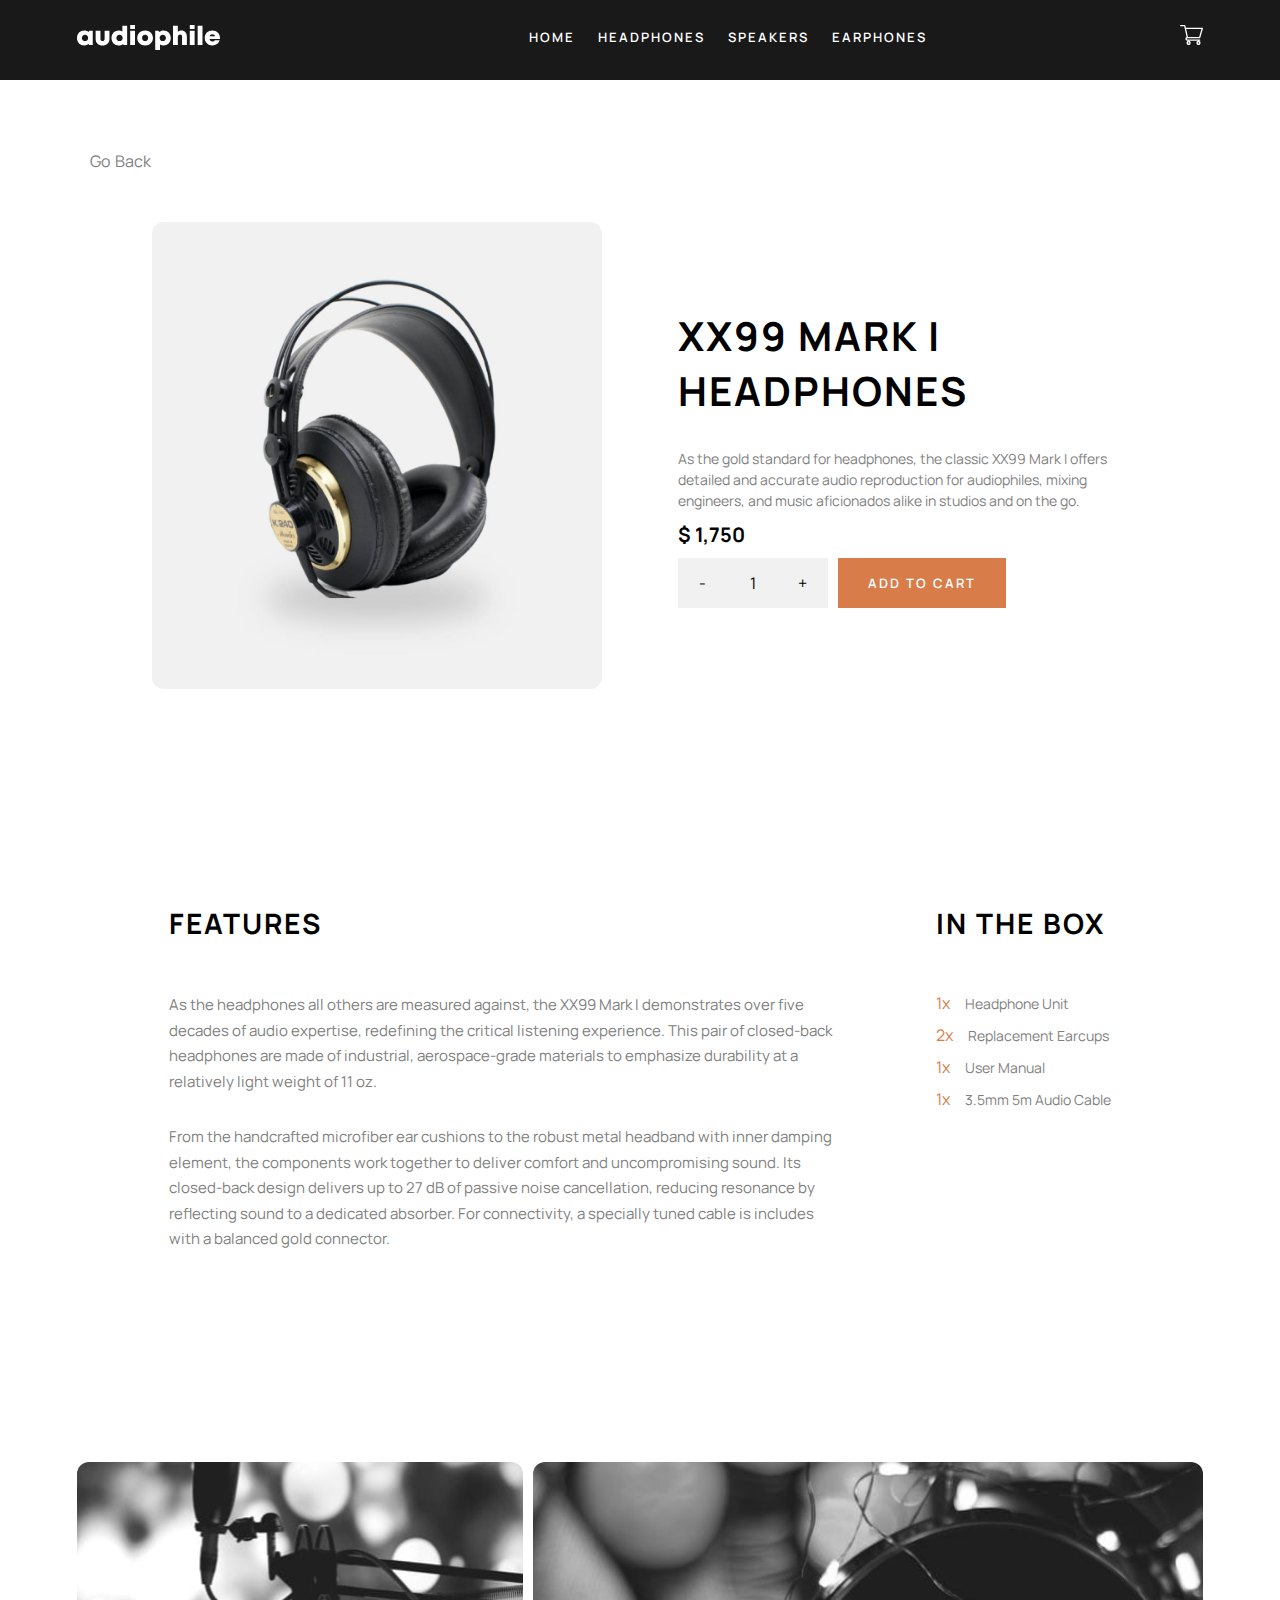
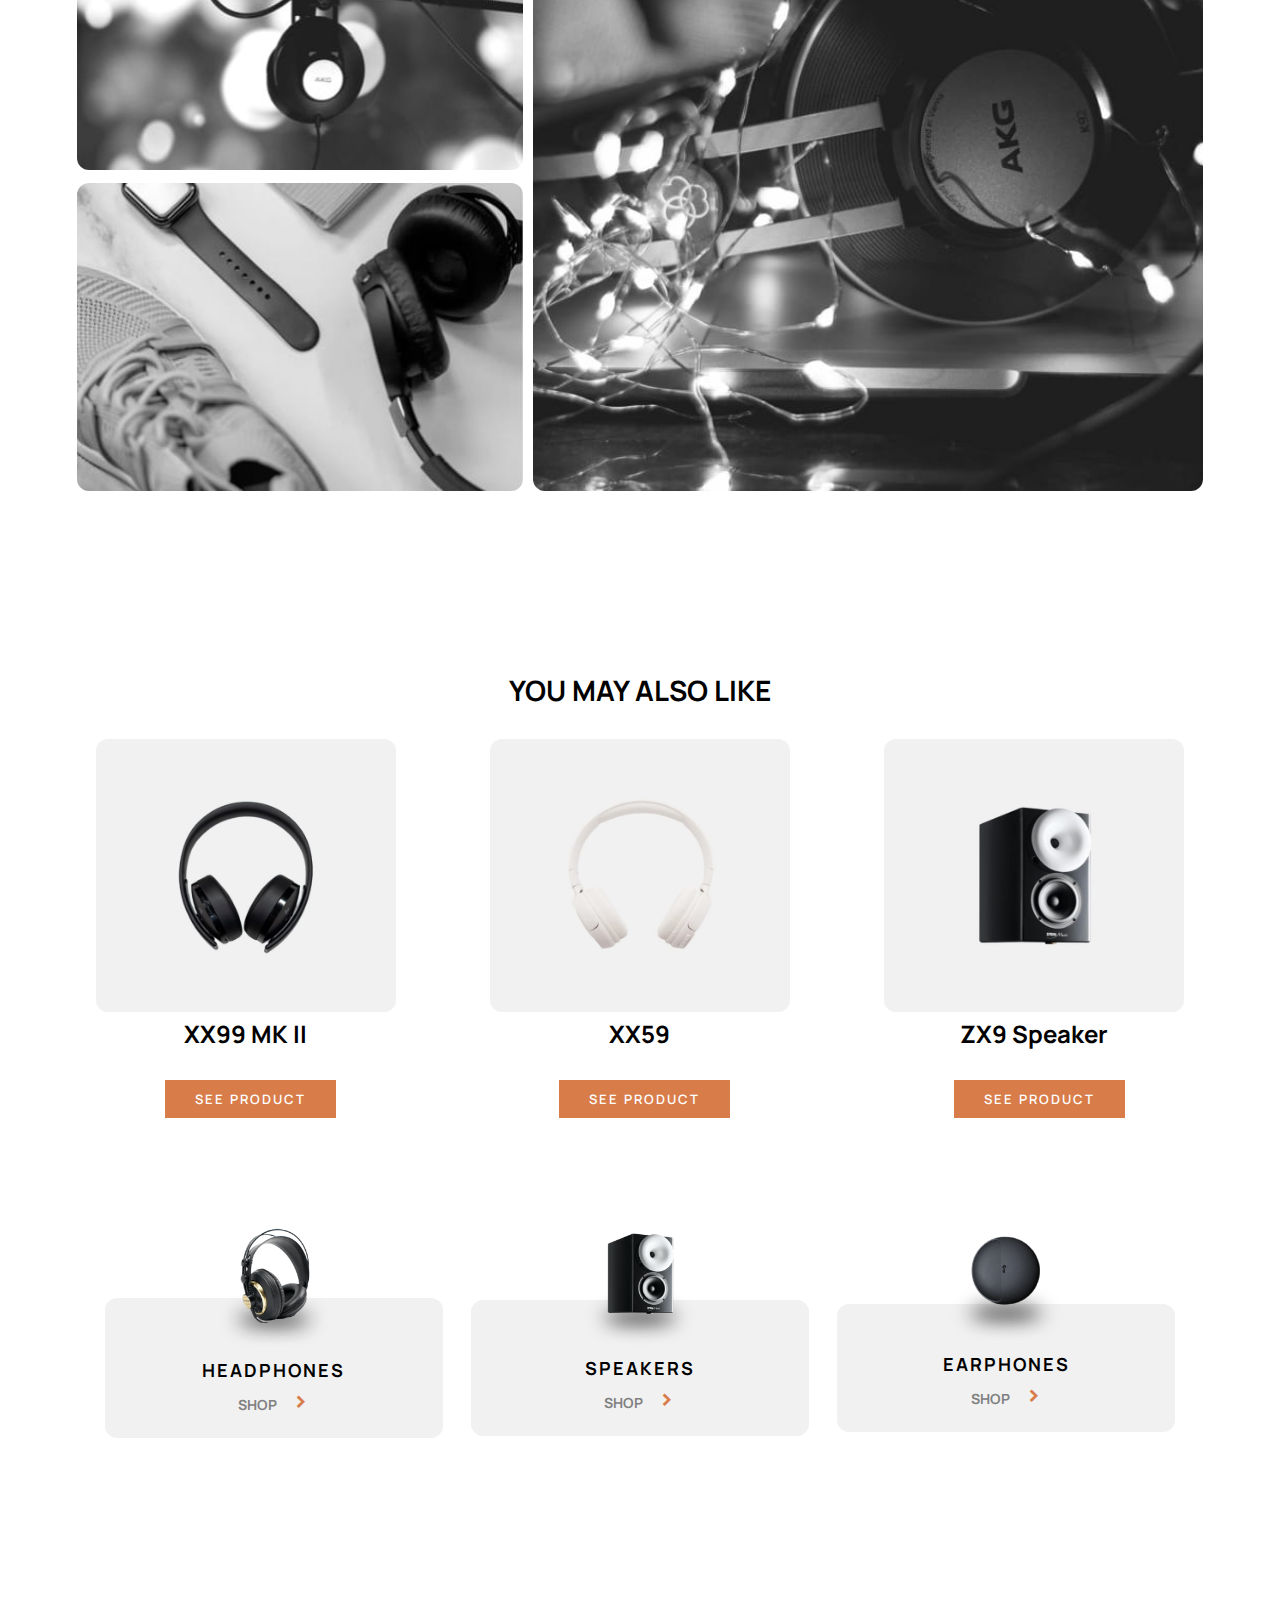
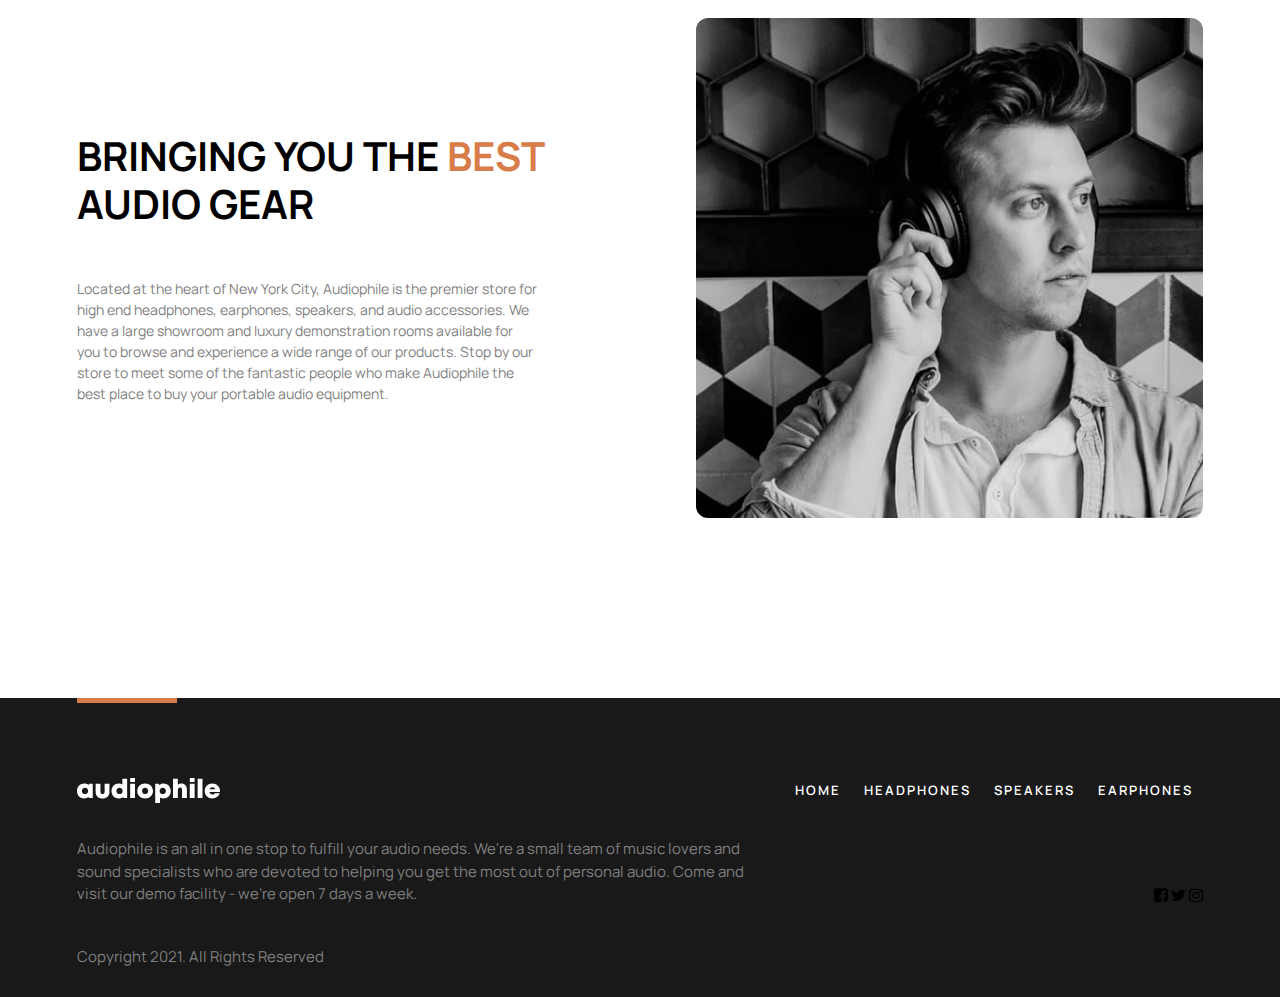
<file: xx99-mark-1.html>
<!DOCTYPE html>
<html lang="en">

<head>
    <meta charset="UTF-8">
    <meta name="viewport" content="width=device-width, initial-scale=1.0">
    <!-- css files  -->
    <meta name="viewport" content="width=device-width, initial-scale=1.0">
    <link rel="stylesheet" href="css/general.css">
    <link rel="stylesheet" href="css/products.css">
    <link rel="stylesheet" href="css/best.css">
    <link rel="stylesheet" href="css/side-pages.css">
    <link rel="stylesheet" href="css/footer.css">
    <!-- font awesme  -->
    <link rel="stylesheet" href="https://cdnjs.cloudflare.com/ajax/libs/font-awesome/4.7.0/css/font-awesome.min.css">

    <!-- google fonts  -->
    <link rel="stylesheet" href="https://fonts.googleapis.com/css2?family=Manrope:wght@200;400;500;700&display=swap">
    <title>Audiophile Shop - xx99 - mark I - headphone</title>
</head>

<body>
    <!-- start header  -->
    <div class="header-back">
        <header>
            <div class="left">
                <div class="burger-icon"><img src="images/icon-hamburger.svg" alt=""></div>
                <div class="logo"><img src="images/logo.svg" alt=""></div>
            </div>
            <div class="links">
                <a class="" href="index.html">Home</a>
                <a href="headphones.html">Headphones</a>
                <a href="speakers.html">speakers</a>
                <a href="earphones.html">earphones</a>
            </div>
            <div class="right">
                <div onclick="emptyFunc() " class="cart"><img src="images/icon-cart.svg" alt=""></div>
                <div id="empty-drop" class="empty-cart">
                    <p>Your cart is empty.</p>
                    <div class="img"><img src="images/shopping-cart.png" alt=""></div>
                </div>
            </div>
        </header>
    </div>

    <!-- start go back btn  -->
    <div onclick="goBack()" class="back">Go Back</div>

    <!-- start xx99-mark-1  -->
    <div class="container">
        <div class="xx99-mark-1 side-product">
            <div class="left"><img src="images/image-product-xx99-mark-1.jpg" alt=""></div>
            <div class="right">
                <h1>XX99 Mark I <br> Headphones</h1>
                <p>As the gold standard for headphones, the classic XX99 Mark I offers detailed and accurate audio
                    reproduction for audiophiles, mixing engineers, and music aficionados alike in studios and on the
                    go.</p>
                <div class="price">$ 1,750</div>

                <div class="buy">
                    <div class="control">
                        <span class="minus">-</span>
                        <span class="items-no">1</span>
                        <span class="plus">+</span>
                    </div>
                    <div class="btn">add to cart</div>
                </div>
            </div>
        </div>
    </div>

    <!-- start features and in the box  -->
    <div class="container">
        <div class="flex-container">
            <div class="features">
                <h1>Features</h1>
                <p class="upper-txt">As the headphones all others are measured against, the XX99 Mark I demonstrates
                    over five decades of audio expertise, redefining the critical listening experience. This pair of
                    closed-back headphones are made of industrial, aerospace-grade materials to emphasize durability at
                    a relatively light weight of 11 oz. </p>

                <p class="lower-txt">
                    From the handcrafted microfiber ear cushions to the robust metal headband with inner damping
                    element, the components work together to deliver comfort and uncompromising sound. Its closed-back
                    design delivers up to 27 dB of passive noise cancellation, reducing resonance by reflecting sound to
                    a dedicated absorber. For connectivity, a specially tuned cable is includes with a balanced gold
                    connector.</p>
            </div>


            <div class="in-the-box">
                <h1>In the Box</h1>
                <div class="details-container">

                    <div class="details">
                        <span>1x</span>
                        <p> Headphone unit</p>
                    </div>

                    <div class="details">
                        <span>2x</span>
                        <p> Replacement earcups</p>
                    </div>

                    <div class="details">
                        <span>1x</span>
                        <p> User manual</p>
                    </div>

                    <div class="details">
                        <span>1x</span>
                        <p> 3.5mm 5m audio cable</p>
                    </div>


                </div>
            </div>
        </div>
    </div>

    <!-- start image gallery  -->
    <div class="container">
        <div class="gallery">
            <div class="left">
                <img class="img-1" src="images/image-gallery-1-xx99-1.jpg" alt="">
                <img class="img-2" src="images/image-gallery-2-xx99-1.jpg" alt="">
            </div>
            <div class="right">
                <img class="img-3" src="images/image-gallery-3-xx99-1.jpg" alt="">
            </div>
        </div>

    </div>

    <!-- start may like  -->
    <div class="container">
        <h1 class="may-head">You may also like</h1>
        <div class="may-like">

            <div class="product">
                <div class="img"><img src="images/image-xx99-mark-two-headphones.jpg" alt=""></div>
                <h2>XX99 MK II</h2>
                <div id="mark-1-btn" onclick="markII() " class="btn">see product</div>
            </div>

            <div class="product">
                <div class="img"><img src="images/image-xx59-headphones.jpg" alt=""></div>
                <h2>XX59</h2>
                <div onclick="xx59()" class="btn">see product</div>
            </div>

            <div class="product">
                <div class="img"><img src="images/image-zx9-speaker-zx7.jpg" alt=""></div>
                <h2>ZX9 Speaker</h2>
                <div onclick="zx9Speaker()" class="btn">see product</div>
            </div>

        </div>
    </div>

    <!-- start products section  -->
    <div class="container">
        <div class="products">
            <div class="card">
                <img src="images/image-headphones.png" alt="">
                <h3>Headphones</h3>
                <a href="headphones.html" class="shop">SHOP &nbsp; &nbsp; <span> > </span></a>
            </div>

            <div class="card">
                <img src="images/image-speakers.png" alt="">
                <h3>speakers</h3>
                <a href="speakers.html" class="shop">SHOP &nbsp; &nbsp; <span> > </span></a>
            </div>

            <div class="card">
                <img src="images/image-earphones.png" alt="">
                <h3>earphones</h3>
                <a href="earphones.html" class="shop">SHOP &nbsp; &nbsp; <span> > </span></a>
            </div>
        </div>
    </div>

    <!-- start best section  -->
    <div class="container">
        <div class="best">
            <div class="left">
                <h1>BRINGING YOU THE <span>BEST</span> <br> AUDIO GEAR</h1>
                <p>Located at the heart of New York City, Audiophile is the premier store for <br> high end headphones,
                    earphones, speakers, and audio accessories. We <br> have a large showroom and luxury demonstration
                    rooms
                    available for <br> you to browse and experience a wide range of our products. Stop by our <br> store
                    to
                    meet some of the fantastic people who make Audiophile the <br> best place to buy your portable audio
                    equipment.</p>
            </div>
            <div class="right">
                <!-- <img src="images/image-best-gear.jpg" alt=""> -->
            </div>
        </div>
    </div>

    <!-- start footer  -->
    <footer>
        <div class="container">
            <div class="head">
                <div class="logo"><img src="images/logo.svg" alt=""></div>
                <div class="links">
                    <a class="" href="index.html">Home</a>
                    <a href="headphones.html">Headphones</a>
                    <a href="speakers.html">speakers</a>
                    <a href="earphones.html">earphones</a>
                </div>
            </div>
            <div class="middle">
                <p>Audiophile is an all in one stop to fulfill your audio needs. We're a small team of music lovers
                    and sound specialists who are devoted to helping you get the most out of personal audio. Come
                    and visit our demo facility - we’re open 7 days a week.</p>
                <div class="social">
                    <i class="fa fa-facebook-square"></i>
                    <i class="fa fa-twitter"></i>
                    <i class="fa fa-instagram"></i>
                </div>
            </div>
            <div class="copy">
                Copyright 2021. All Rights Reserved
            </div>
        </div>
    </footer>


    <script src="js/main.js"></script>
    <script src="js/cart.js"></script>

</body>

</html>
</file>
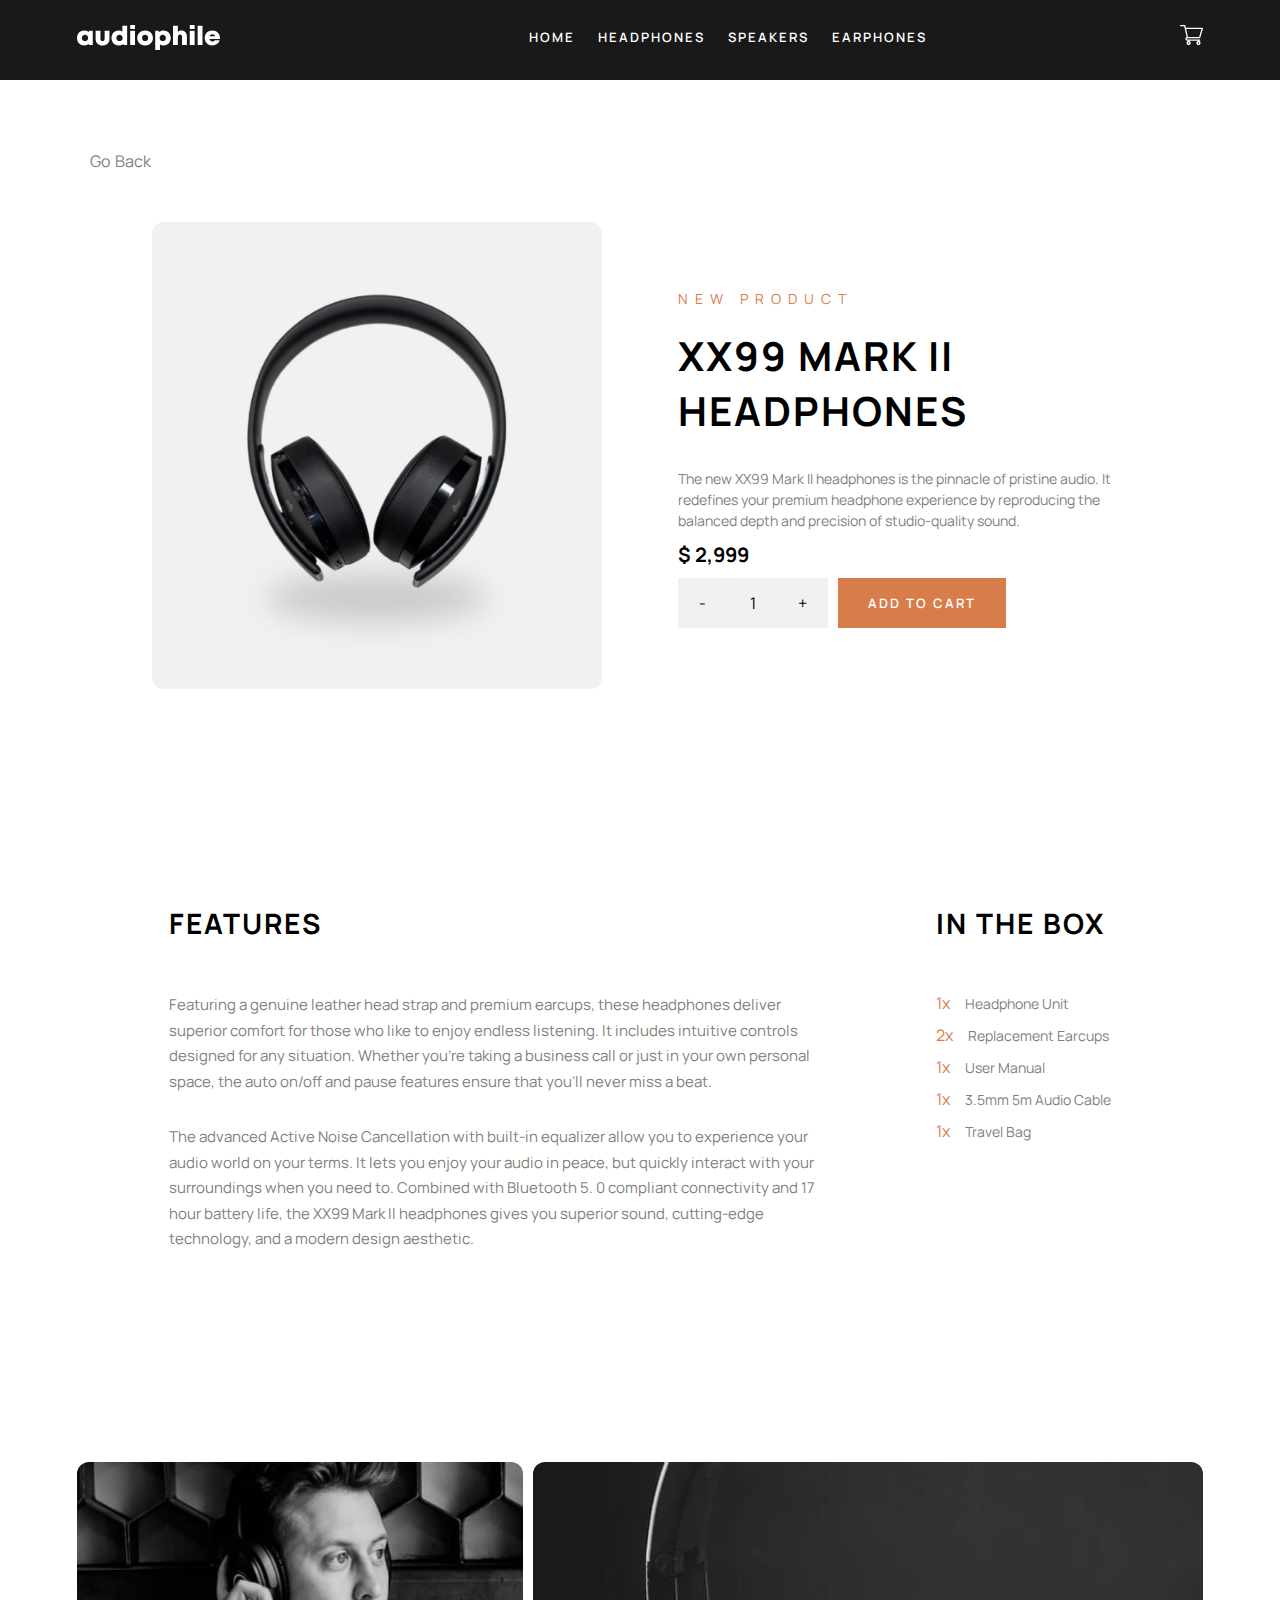
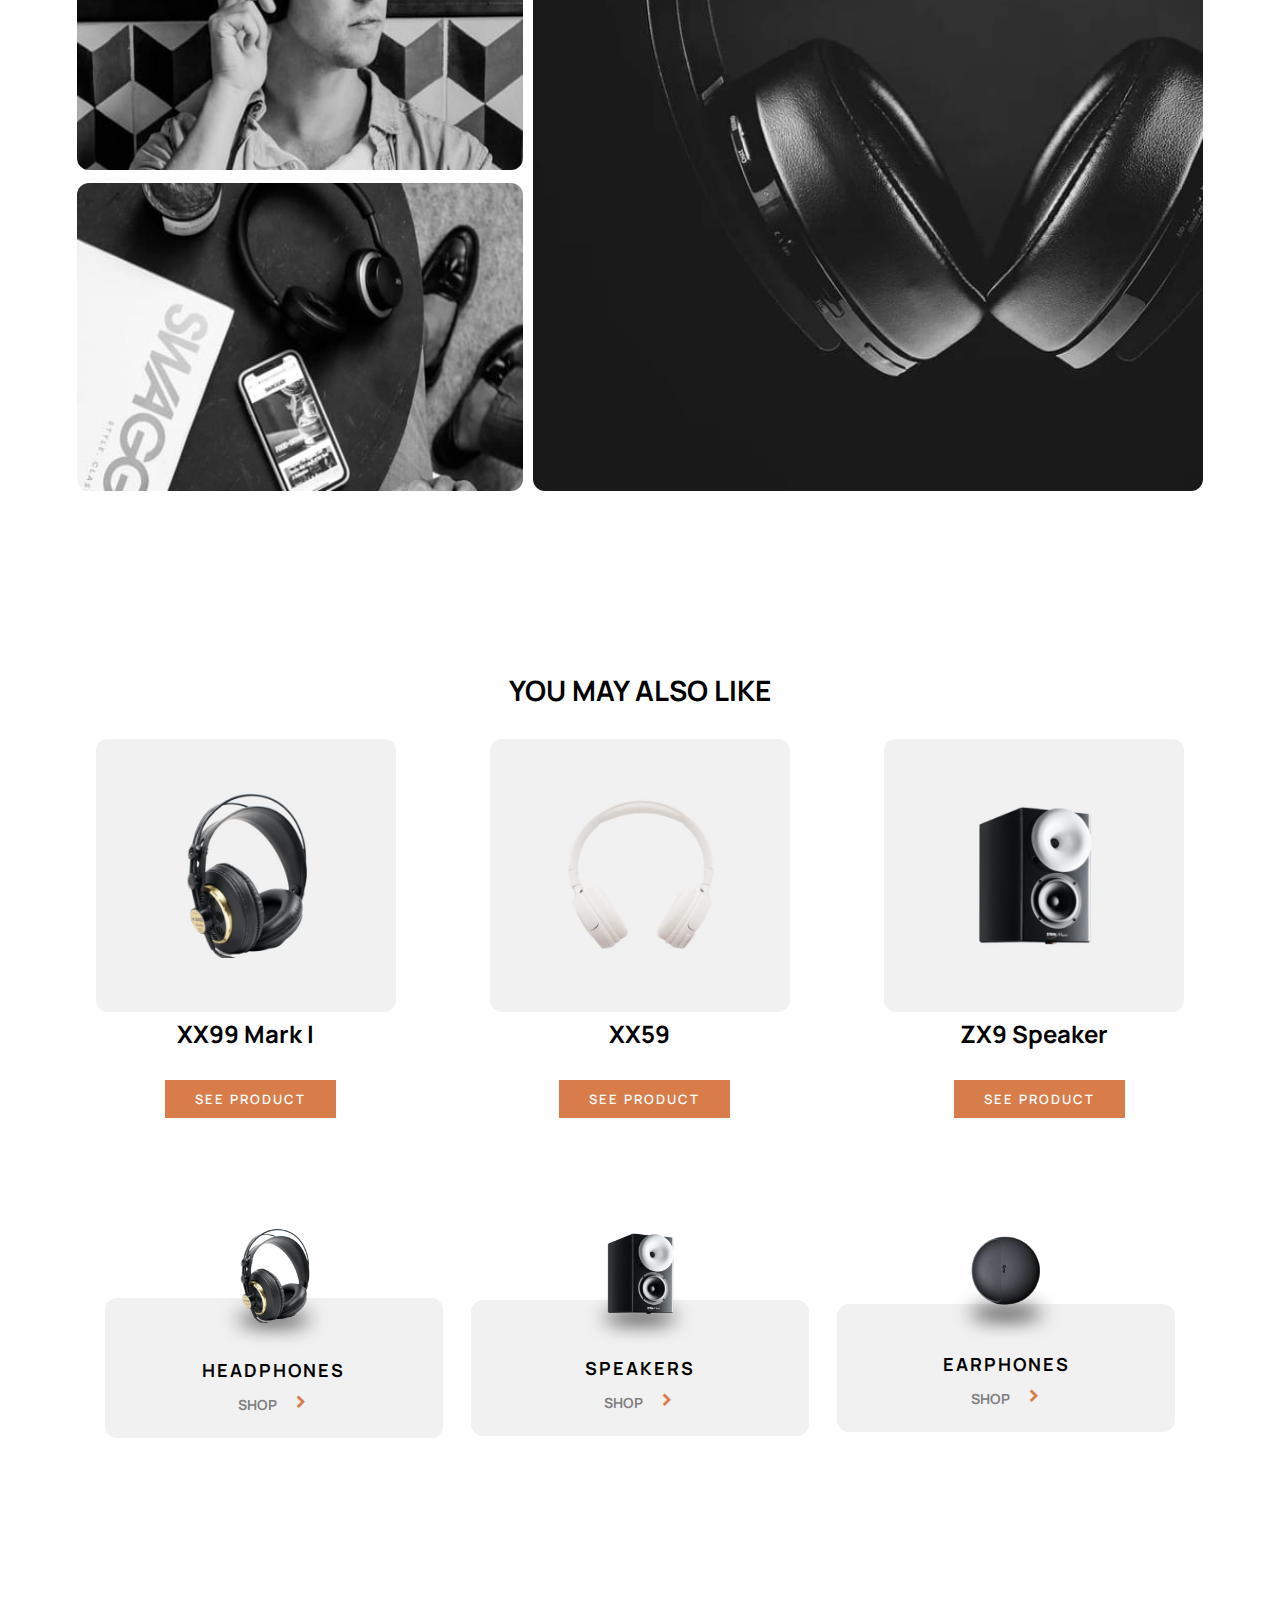
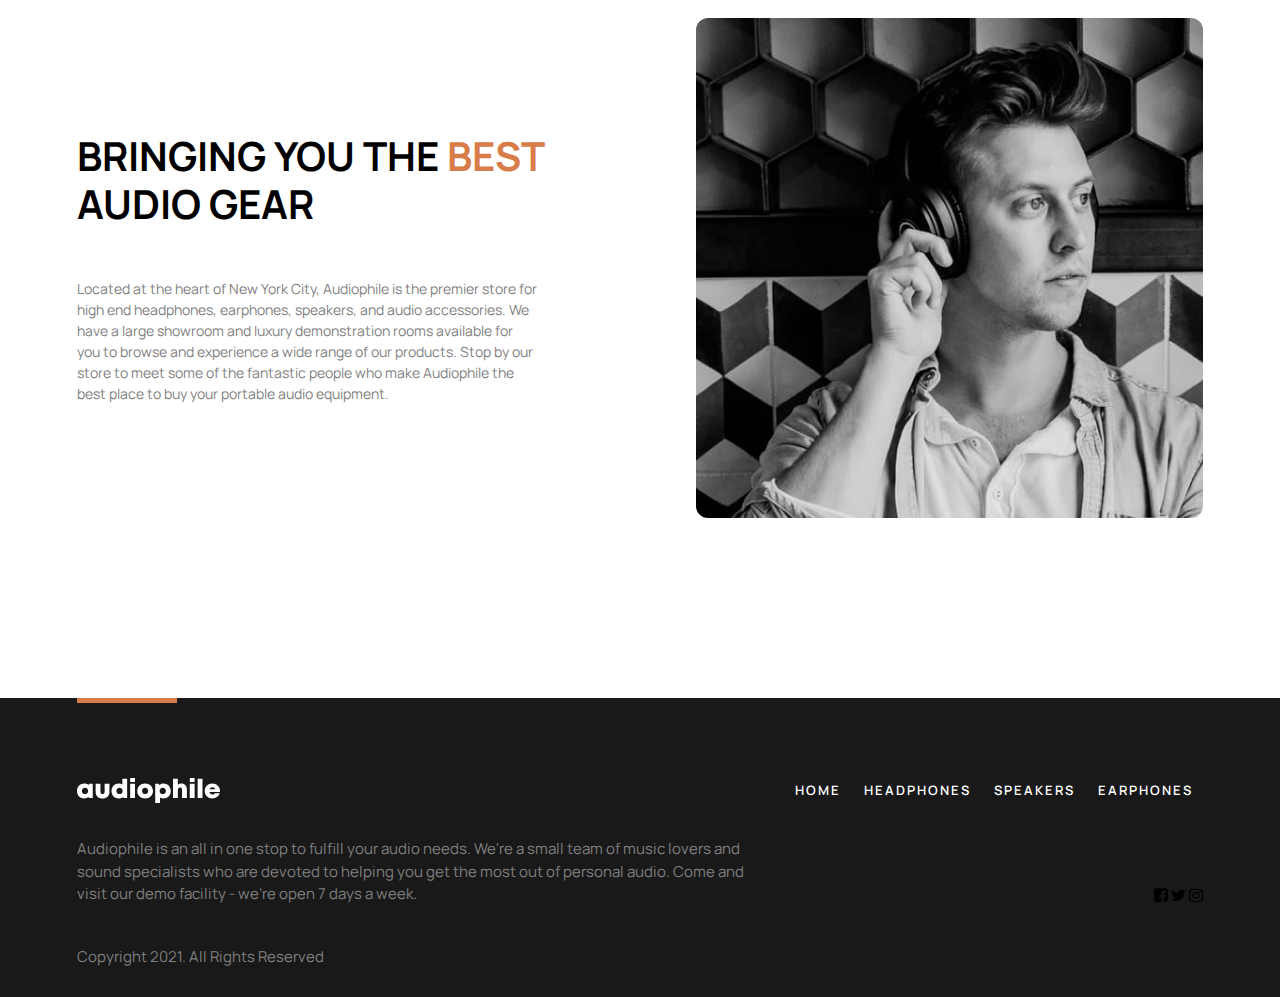
<file: xx99-mark-2.html>
<!DOCTYPE html>
<html lang="en">

<head>
    <meta charset="UTF-8">
    <meta name="viewport" content="width=device-width, initial-scale=1.0">
    <!-- css files  -->
    <meta name="viewport" content="width=device-width, initial-scale=1.0">
    <link rel="stylesheet" href="css/general.css">
    <link rel="stylesheet" href="css/products.css">
    <link rel="stylesheet" href="css/best.css">
    <link rel="stylesheet" href="css/side-pages.css">
    <link rel="stylesheet" href="css/footer.css">
    <!-- font awesme  -->
    <link rel="stylesheet" href="https://cdnjs.cloudflare.com/ajax/libs/font-awesome/4.7.0/css/font-awesome.min.css">

    <!-- google fonts  -->
    <link rel="stylesheet" href="https://fonts.googleapis.com/css2?family=Manrope:wght@200;400;500;700&display=swap">
    <title>Audiophile Shop - XX99 - mark II headphones</title>
</head>

<body>
    <!-- start header  -->
    <div class="header-back">
        <header>
            <div class="left">
                <div class="burger-icon"><img src="images/icon-hamburger.svg" alt=""></div>
                <div class="logo"><img src="images/logo.svg" alt=""></div>
            </div>
            <div class="links">
                <a class="" href="index.html">Home</a>
                <a href="headphones.html">Headphones</a>
                <a href="speakers.html">speakers</a>
                <a href="earphones.html">earphones</a>
            </div>
            <div class="right">
                <div onclick="emptyFunc() " class="cart"><img src="images/icon-cart.svg" alt=""></div>
                <div id="empty-drop" class="empty-cart">
                    <p>Your cart is empty.</p>
                    <div class="img"><img src="images/shopping-cart.png" alt=""></div>
                </div>
            </div>
        </header>
    </div>

    <!-- start go back btn  -->
    <div onclick="goBack()" class="back">Go Back</div>

    <!-- start xx99- mark II headphone  -->
    <div class="container">
        <div class="xx99-mark-II-headphone side-product">
            <div class="left"><img src="images/image-xx99-mark-two.jpg" alt=""></div>
            <div class="right">
                <h3>New Product</h3>
                <h1>XX99 Mark II <br> Headphones</h1>
                <p>The new XX99 Mark II headphones is the pinnacle of pristine audio. It redefines your premium
                    headphone
                    experience by reproducing the balanced depth and precision of studio-quality sound.</p>
                <div class="price">$ 2,999</div>

                <div class="buy">
                    <div class="control">
                        <span class="minus">-</span>
                        <span class="items-no">1</span>
                        <span class="plus">+</span>
                    </div>
                    <div class="btn">add to cart</div>
                </div>
            </div>
        </div>
    </div>

    <!-- start features and in the box  -->
    <div class="container">
        <div class="flex-container">
            <div class="features">
                <h1>Features</h1>
                <p class="upper-txt">Featuring a genuine leather head strap and premium earcups, these headphones
                    deliver
                    <br>
                    superior comfort for
                    those who like to enjoy endless listening. It includes intuitive controls designed for any
                    situation.
                    Whether you’re taking a business call or just in your own personal space, the auto on/off and pause
                    features ensure that you’ll never miss a beat.
                </p>

                <p class="lower-txt">
                    The advanced Active Noise Cancellation with built-in equalizer allow you to experience your audio
                    world
                    on your terms. It lets you enjoy your audio in peace, but quickly interact with your surroundings
                    when
                    you need to. Combined with Bluetooth 5. 0 compliant connectivity and 17 hour battery life, the XX99
                    Mark
                    II headphones gives you superior sound, cutting-edge technology, and a modern design aesthetic.
                </p>
            </div>


            <div class="in-the-box">
                <h1>In the Box</h1>
                <div class="details-container">

                    <div class="details">
                        <span>1x</span>
                        <p> Headphone unit</p>
                    </div>

                    <div class="details">
                        <span>2x</span>
                        <p> Replacement earcups</p>
                    </div>

                    <div class="details">
                        <span>1x</span>
                        <p> User manual</p>
                    </div>

                    <div class="details">
                        <span>1x</span>
                        <p> 3.5mm 5m audio cable</p>
                    </div>

                    <div class="details">
                        <span>1x</span>
                        <p>Travel bag</p>
                    </div>
                </div>
            </div>
        </div>
    </div>

    <!-- start image gallery  -->
    <div class="container">
        <div class="gallery">
            <div class="left">
                <img class="img-1" src="images/image-gallery-1.jpg" alt="">
                <img class="img-2" src="images/image-gallery-2.jpg" alt="">
            </div>
            <div class="right">
                <img class="img-3" src="images/image-gallery-3.jpg" alt="">
            </div>
        </div>

    </div>

    <!-- start may like  -->
    <div class="container">
        <h1 class="may-head">You may also like</h1>
        <div class="may-like">
            <div class="product">
                <div class="img"><img src="images/image-xx99-mark-one-headphones.jpg" alt=""></div>
                <h2>XX99 Mark I</h2>
                <div id="mark-1-btn" onclick="markI()" class="btn">see product</div>
            </div>

            <div class="product">
                <div class="img"><img src="images/image-xx59-headphones.jpg" alt=""></div>
                <h2>XX59</h2>
                <div onclick="xx59()" class="btn">see product</div>
            </div>

            <div class="product">
                <div class="img"><img src="images/image-zx9-speaker.jpg" alt=""></div>
                <h2>ZX9 Speaker</h2>
                <div onclick="zx9Speaker()" class="btn">see product</div>
            </div>

        </div>
    </div>

    <!-- start products section  -->
    <div class="container">
        <div class="products">
            <div class="card">
                <img src="images/image-headphones.png" alt="">
                <h3>Headphones</h3>
                <a href="headphones.html" class="shop">SHOP &nbsp; &nbsp; <span> > </span></a>
            </div>

            <div class="card">
                <img src="images/image-speakers.png" alt="">
                <h3>speakers</h3>
                <a href="speakers.html" class="shop">SHOP &nbsp; &nbsp; <span> > </span></a>
            </div>

            <div class="card">
                <img src="images/image-earphones.png" alt="">
                <h3>earphones</h3>
                <a href="earphones.html" class="shop">SHOP &nbsp; &nbsp; <span> > </span></a>
            </div>
        </div>
    </div>

    <!-- start best section  -->
    <div class="container">
        <div class="best">
            <div class="left">
                <h1>BRINGING YOU THE <span>BEST</span> <br> AUDIO GEAR</h1>
                <p>Located at the heart of New York City, Audiophile is the premier store for <br> high end headphones,
                    earphones, speakers, and audio accessories. We <br> have a large showroom and luxury demonstration
                    rooms
                    available for <br> you to browse and experience a wide range of our products. Stop by our <br> store
                    to
                    meet some of the fantastic people who make Audiophile the <br> best place to buy your portable audio
                    equipment.</p>
            </div>
            <div class="right">
                <!-- <img src="images/image-best-gear.jpg" alt=""> -->
            </div>
        </div>
    </div>

    <!-- start footer  -->
    <footer>
        <div class="container">
            <div class="head">
                <div class="logo"><img src="images/logo.svg" alt=""></div>
                <div class="links">
                    <a class="" href="index.html">Home</a>
                    <a href="headphones.html">Headphones</a>
                    <a href="speakers.html">speakers</a>
                    <a href="earphones.html">earphones</a>
                </div>
            </div>
            <div class="middle">
                <p>Audiophile is an all in one stop to fulfill your audio needs. We're a small team of music lovers
                    and sound specialists who are devoted to helping you get the most out of personal audio. Come
                    and visit our demo facility - we’re open 7 days a week.</p>
                <div class="social">
                    <i class="fa fa-facebook-square"></i>
                    <i class="fa fa-twitter"></i>
                    <i class="fa fa-instagram"></i>
                </div>
            </div>
            <div class="copy">
                Copyright 2021. All Rights Reserved
            </div>
        </div>
    </footer>
    <script src="js/main.js"></script>
    <script src="js/cart.js"></script>

</body>

</html>
</file>
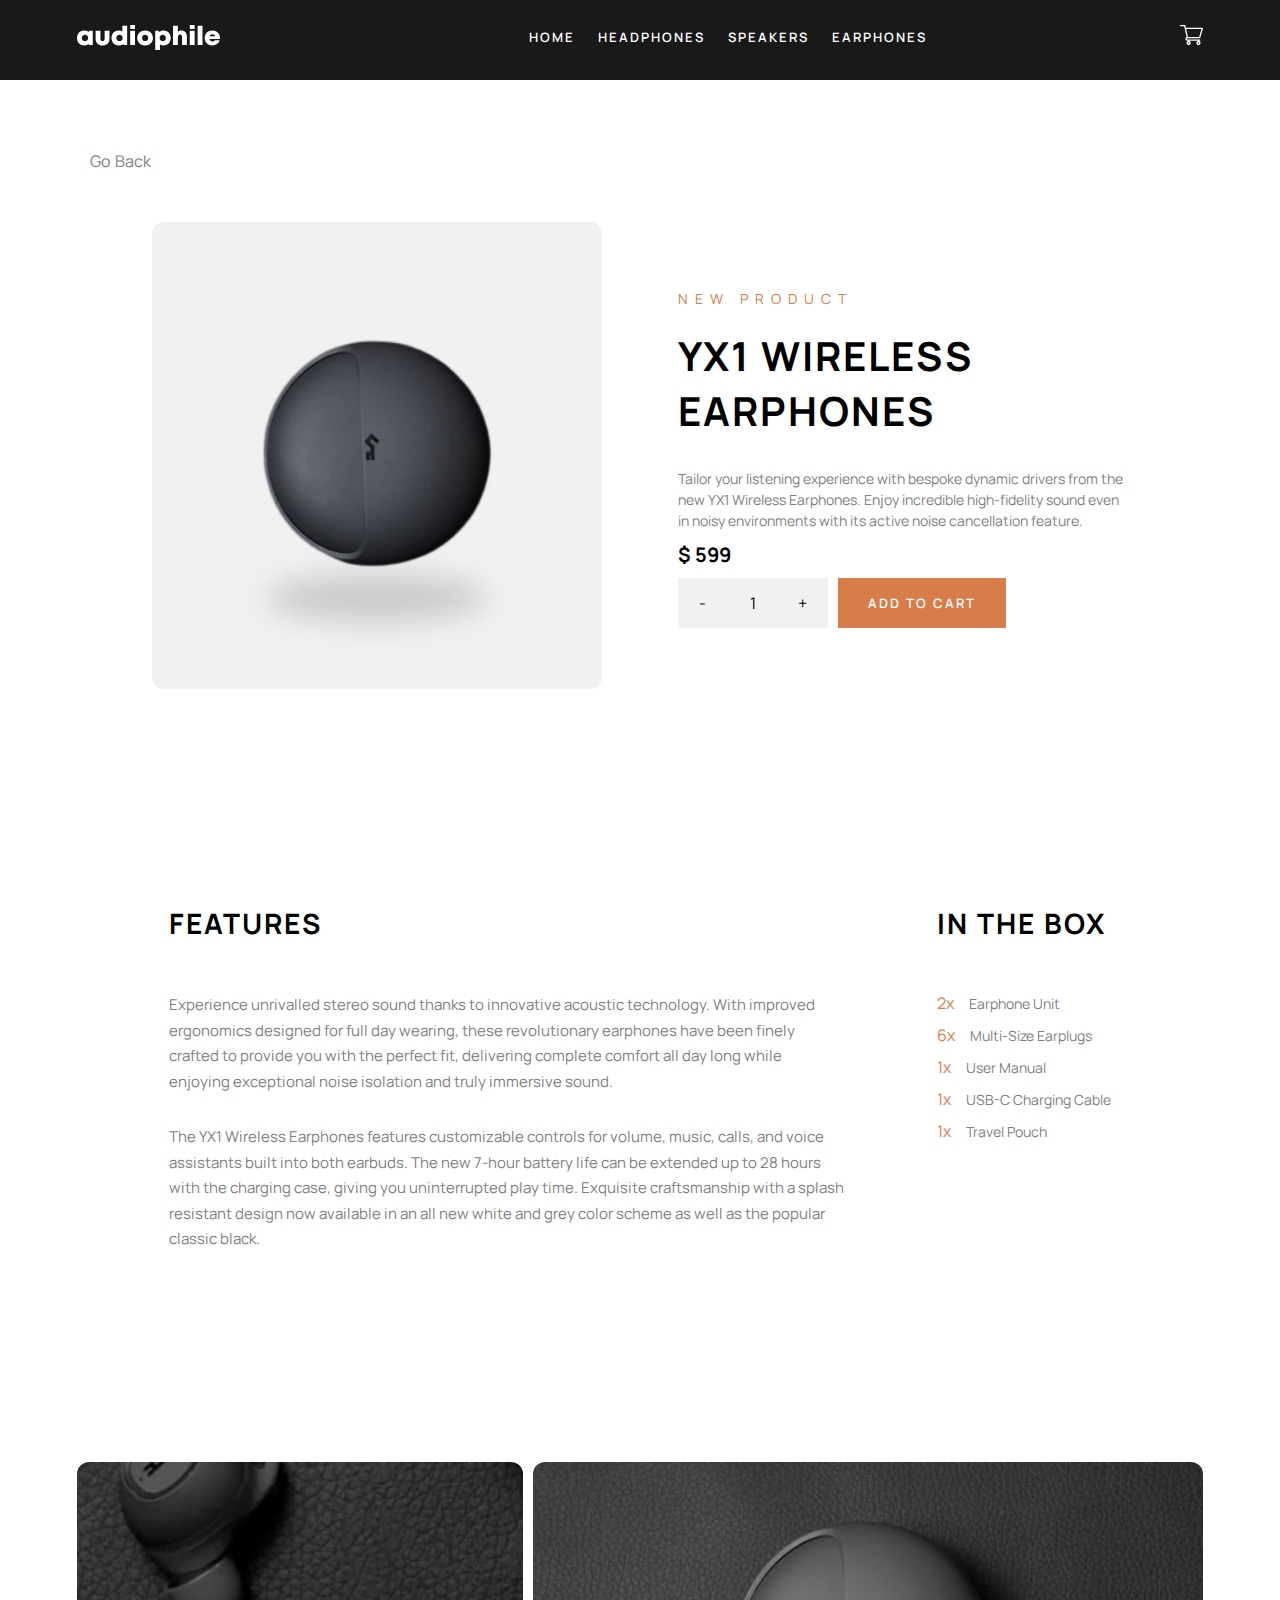
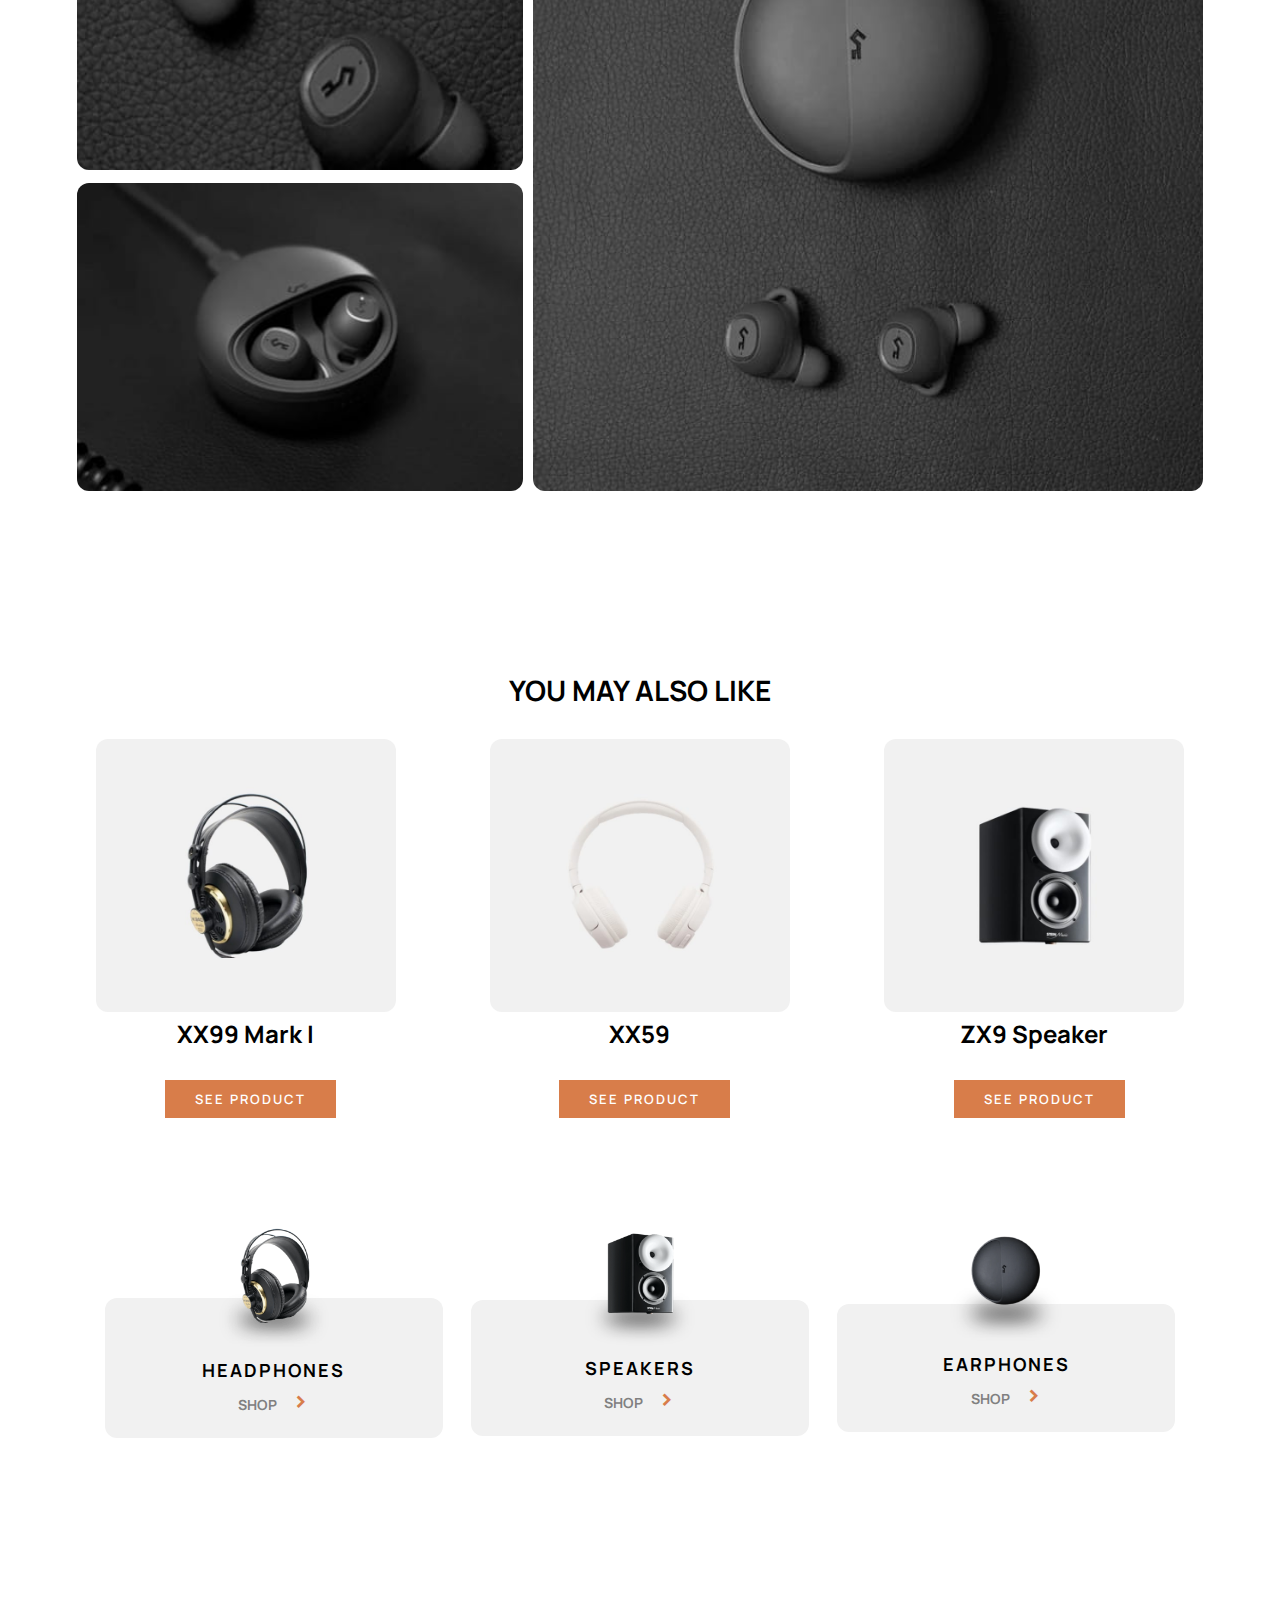
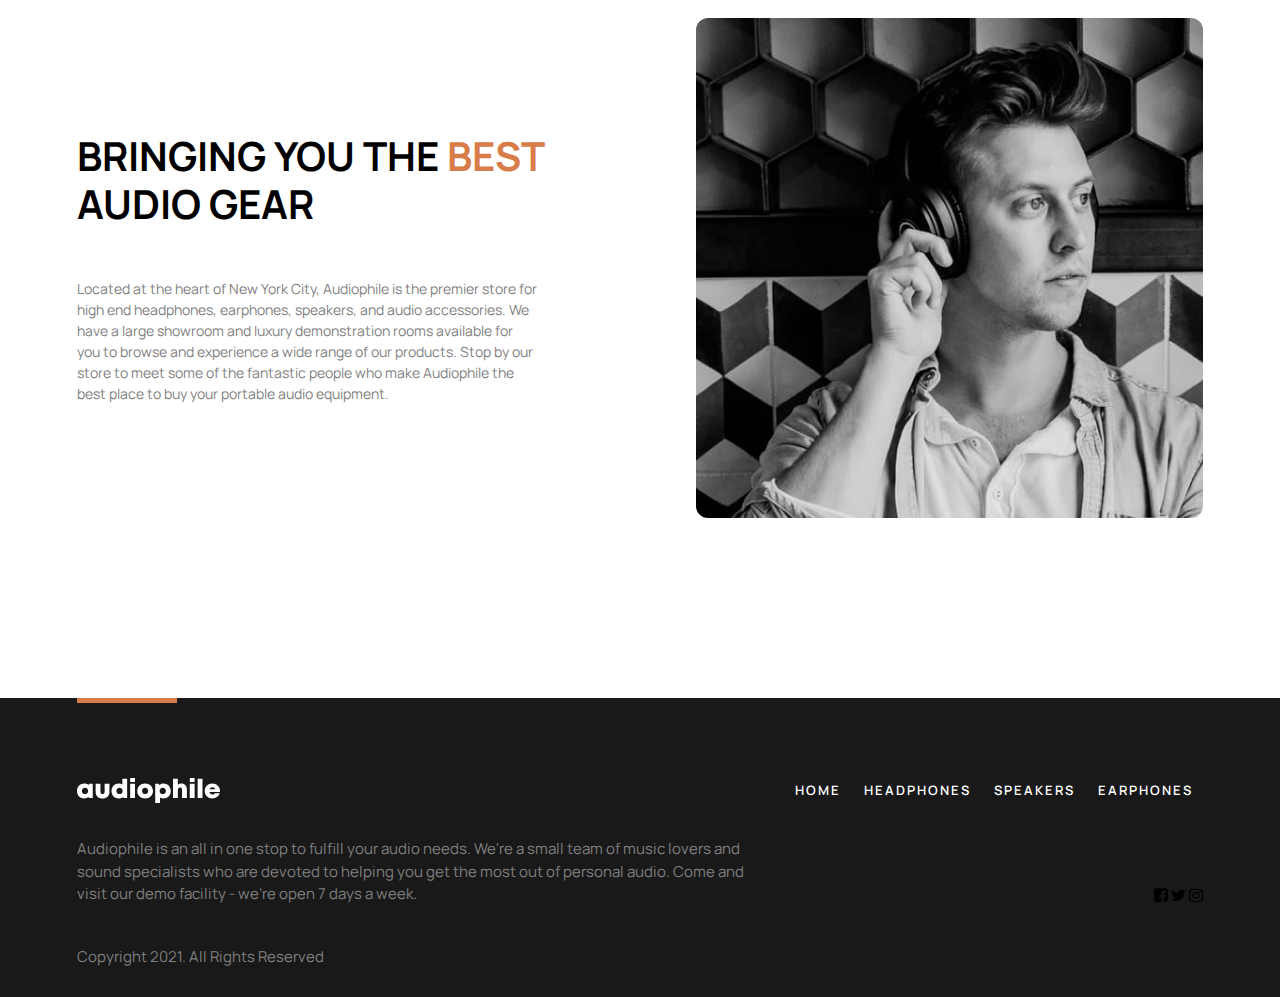
<file: yx-1-earphones.html>
<!DOCTYPE html>
<html lang="en">

<head>
    <meta charset="UTF-8">
    <meta name="viewport" content="width=device-width, initial-scale=1.0">
    <!-- css files  -->
    <meta name="viewport" content="width=device-width, initial-scale=1.0">
    <link rel="stylesheet" href="css/general.css">
    <link rel="stylesheet" href="css/products.css">
    <link rel="stylesheet" href="css/best.css">
    <link rel="stylesheet" href="css/side-pages.css">
    <link rel="stylesheet" href="css/footer.css">
    <!-- font awesme  -->
    <link rel="stylesheet" href="https://cdnjs.cloudflare.com/ajax/libs/font-awesome/4.7.0/css/font-awesome.min.css">

    <!-- google fonts  -->
    <link rel="stylesheet" href="https://fonts.googleapis.com/css2?family=Manrope:wght@200;400;500;700&display=swap">
    <title>Audiophile Shop - yx1 earphones</title>
</head>

<body>
    <!-- start header  -->
    <div class="header-back">
        <header>
            <div class="left">
                <div class="burger-icon"><img src="images/icon-hamburger.svg" alt=""></div>
                <div class="logo"><img src="images/logo.svg" alt=""></div>
            </div>
            <div class="links">
                <a class="" href="index.html">Home</a>
                <a href="headphones.html">Headphones</a>
                <a href="speakers.html">speakers</a>
                <a href="earphones.html">earphones</a>
            </div>
            <div class="right">
                <div onclick="emptyFunc() " class="cart"><img src="images/icon-cart.svg" alt=""></div>
                <div id="empty-drop" class="empty-cart">
                    <p>Your cart is empty.</p>
                    <div class="img"><img src="images/shopping-cart.png" alt=""></div>
                </div>
            </div>
        </header>
    </div>

    <!-- start go back btn  -->
    <div onclick="goBack()" class="back">Go Back</div>

    <!-- start yx-1-earphones  -->
    <div class="container">
        <div class="yx-1-earphone side-product">
            <div class="left"><img src="images/image-produc-earphone.jpg" alt=""></div>
            <div class="right">
                <h3>New Product</h3>
                <h1>YX1 Wireless <br> Earphones</h1>
                <p>Tailor your listening experience with bespoke dynamic drivers from the new YX1 Wireless Earphones.
                    Enjoy incredible high-fidelity sound even in noisy environments with its active noise cancellation
                    feature.</p>
                <div class="price">$ 599</div>

                <div class="buy">
                    <div class="control">
                        <span class="minus">-</span>
                        <span class="items-no">1</span>
                        <span class="plus">+</span>
                    </div>
                    <div class="btn">add to cart</div>
                </div>
            </div>
        </div>
    </div>

    <!-- start features and in the box  -->
    <div class="container">
        <div class="flex-container">
            <div class="features">
                <h1>Features</h1>
                <p class="upper-txt">Experience unrivalled stereo sound thanks to innovative acoustic technology. With
                    improved ergonomics designed for full day wearing, these revolutionary earphones have been finely
                    crafted to provide you with the perfect fit, delivering complete comfort all day long while enjoying
                    exceptional noise isolation and truly immersive sound. </p>

                <p class="lower-txt">
                    The YX1 Wireless Earphones features customizable controls for volume, music, calls, and voice
                    assistants built into both earbuds. The new 7-hour battery life can be extended up to 28 hours with
                    the charging case, giving you uninterrupted play time. Exquisite craftsmanship with a splash
                    resistant design now available in an all new white and grey color scheme as well as the popular
                    classic black.</p>
            </div>


            <div class="in-the-box">
                <h1>In the Box</h1>
                <div class="details-container">

                    <div class="details">
                        <span>2x</span>
                        <p> Earphone unit</p>
                    </div>

                    <div class="details">
                        <span>6x</span>
                        <p> Multi-size earplugs</p>
                    </div>

                    <div class="details">
                        <span>1x</span>
                        <p> User manual</p>
                    </div>

                    <div class="details">
                        <span>1x</span>
                        <p> USB-C charging cable</p>
                    </div>

                    <div class="details">
                        <span>1x</span>
                        <p>Travel pouch</p>
                    </div>
                </div>
            </div>
        </div>
    </div>

    <!-- start image gallery  -->
    <div class="container">
        <div class="gallery">
            <div class="left">
                <img class="img-1" src="images/image-gallery-1-yx-1.jpg" alt="">
                <img class="img-2" src="images/image-gallery-2-yx-1.jpg" alt="">
            </div>
            <div class="right">
                <img class="img-3" src="images/image-gallery-3-yx-1.jpg" alt="">
            </div>
        </div>

    </div>

    <!-- start may like  -->
    <div class="container">
        <h1 class="may-head">You may also like</h1>
        <div class="may-like">

            <div class="product">
                <div class="img"><img src="images/image-xx99-mark-one-headphones.jpg" alt=""></div>
                <h2>XX99 Mark I</h2>
                <div id="mark-1-btn" onclick="markI()" class="btn">see product</div>
            </div>

            <div class="product">
                <div class="img"><img src="images/image-xx59-headphones.jpg" alt=""></div>
                <h2>XX59</h2>
                <div onclick="xx59()" class="btn">see product</div>
            </div>

            <div class="product">
                <div class="img"><img src="images/image-zx9-speaker-zx7.jpg" alt=""></div>
                <h2>ZX9 Speaker</h2>
                <div onclick="zx9Speaker()" class="btn">see product</div>
            </div>

        </div>
    </div>

    <!-- start products section  -->
    <div class="container">
        <div class="products">
            <div class="card">
                <img src="images/image-headphones.png" alt="">
                <h3>Headphones</h3>
                <a href="headphones.html" class="shop">SHOP &nbsp; &nbsp; <span> > </span></a>
            </div>

            <div class="card">
                <img src="images/image-speakers.png" alt="">
                <h3>speakers</h3>
                <a href="speakers.html" class="shop">SHOP &nbsp; &nbsp; <span> > </span></a>
            </div>

            <div class="card">
                <img src="images/image-earphones.png" alt="">
                <h3>earphones</h3>
                <a href="earphones.html" class="shop">SHOP &nbsp; &nbsp; <span> > </span></a>
            </div>
        </div>
    </div>

    <!-- start best section  -->
    <div class="container">
        <div class="best">
            <div class="left">
                <h1>BRINGING YOU THE <span>BEST</span> <br> AUDIO GEAR</h1>
                <p>Located at the heart of New York City, Audiophile is the premier store for <br> high end headphones,
                    earphones, speakers, and audio accessories. We <br> have a large showroom and luxury demonstration
                    rooms
                    available for <br> you to browse and experience a wide range of our products. Stop by our <br> store
                    to
                    meet some of the fantastic people who make Audiophile the <br> best place to buy your portable audio
                    equipment.</p>
            </div>
            <div class="right">
                <!-- <img src="images/image-best-gear.jpg" alt=""> -->
            </div>
        </div>
    </div>

    <!-- start footer  -->
    <footer>
        <div class="container">
            <div class="head">
                <div class="logo"><img src="images/logo.svg" alt=""></div>
                <div class="links">
                    <a class="" href="index.html">Home</a>
                    <a href="headphones.html">Headphones</a>
                    <a href="speakers.html">speakers</a>
                    <a href="earphones.html">earphones</a>
                </div>
            </div>
            <div class="middle">
                <p>Audiophile is an all in one stop to fulfill your audio needs. We're a small team of music lovers
                    and sound specialists who are devoted to helping you get the most out of personal audio. Come
                    and visit our demo facility - we’re open 7 days a week.</p>
                <div class="social">
                    <i class="fa fa-facebook-square"></i>
                    <i class="fa fa-twitter"></i>
                    <i class="fa fa-instagram"></i>
                </div>
            </div>
            <div class="copy">
                Copyright 2021. All Rights Reserved
            </div>
        </div>
    </footer>


    <script src="js/main.js"></script>
    <script src="js/cart.js"></script>

</body>

</html>
</file>
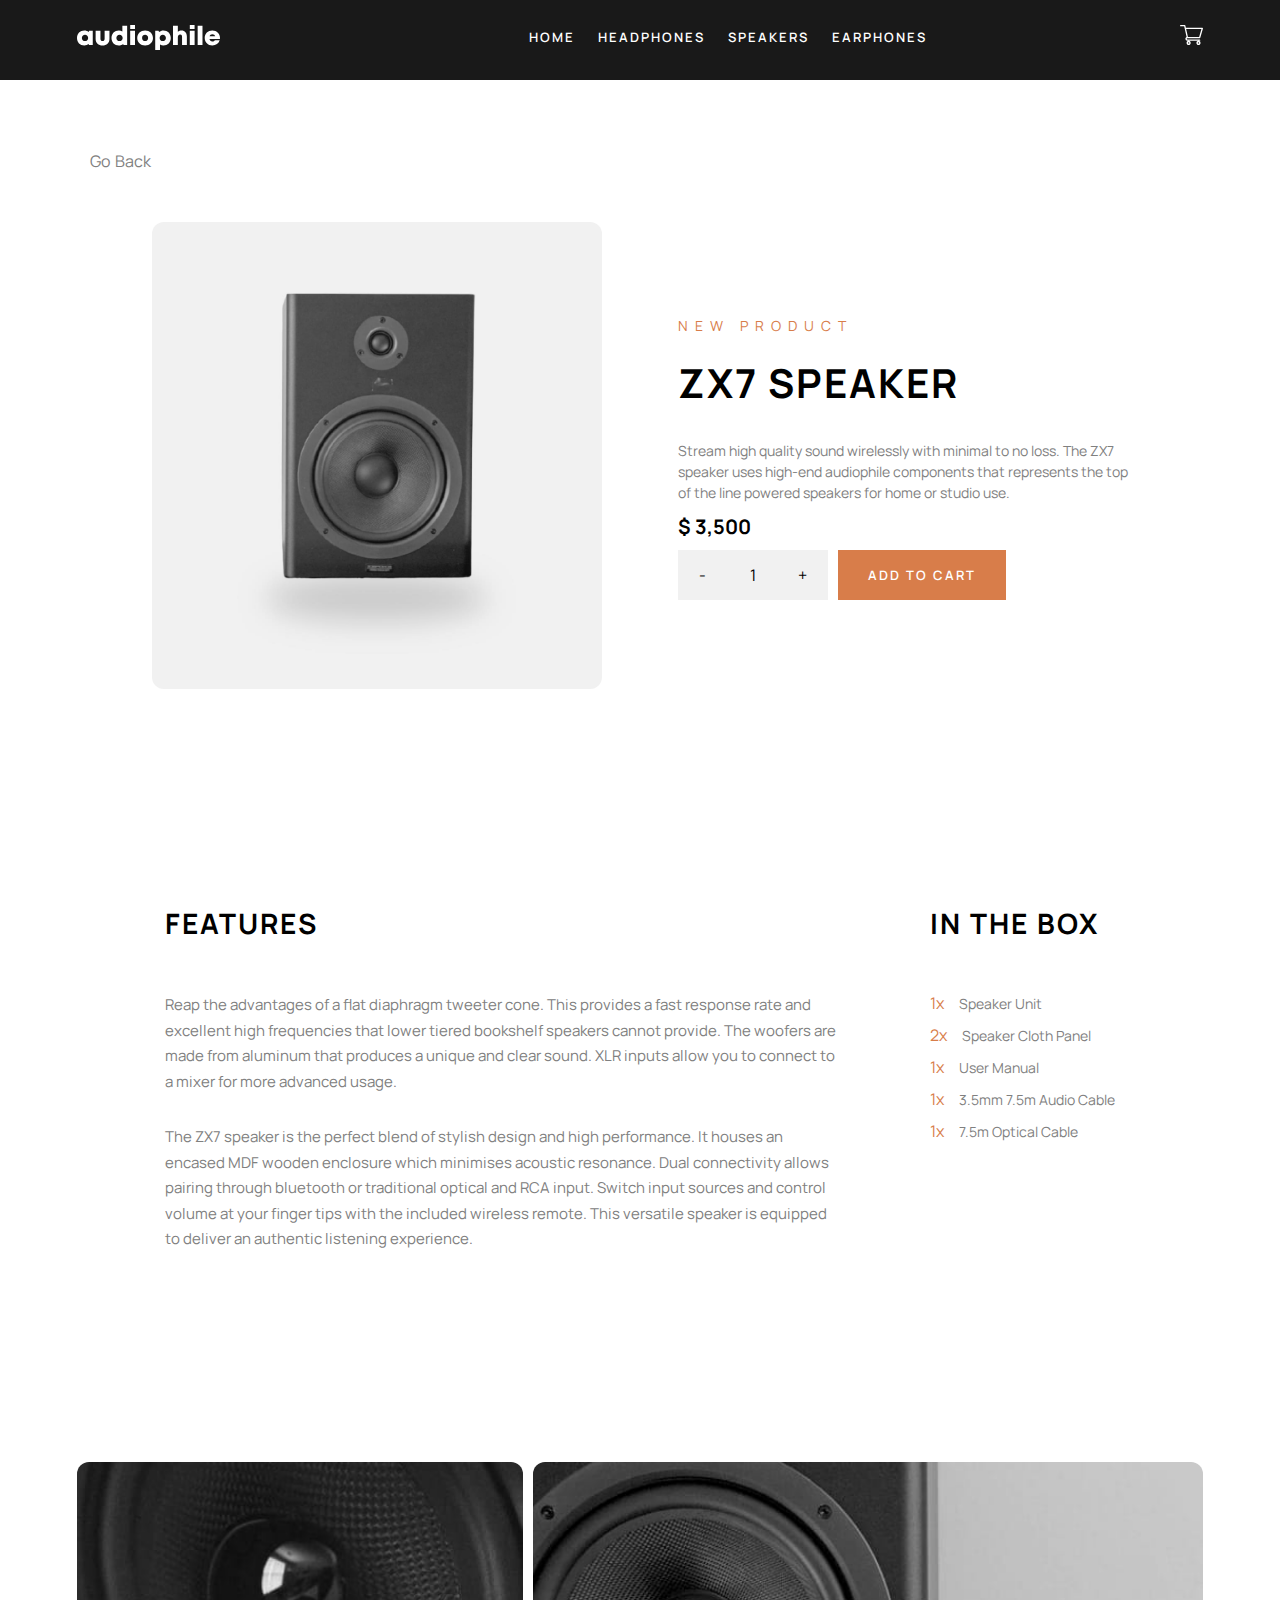
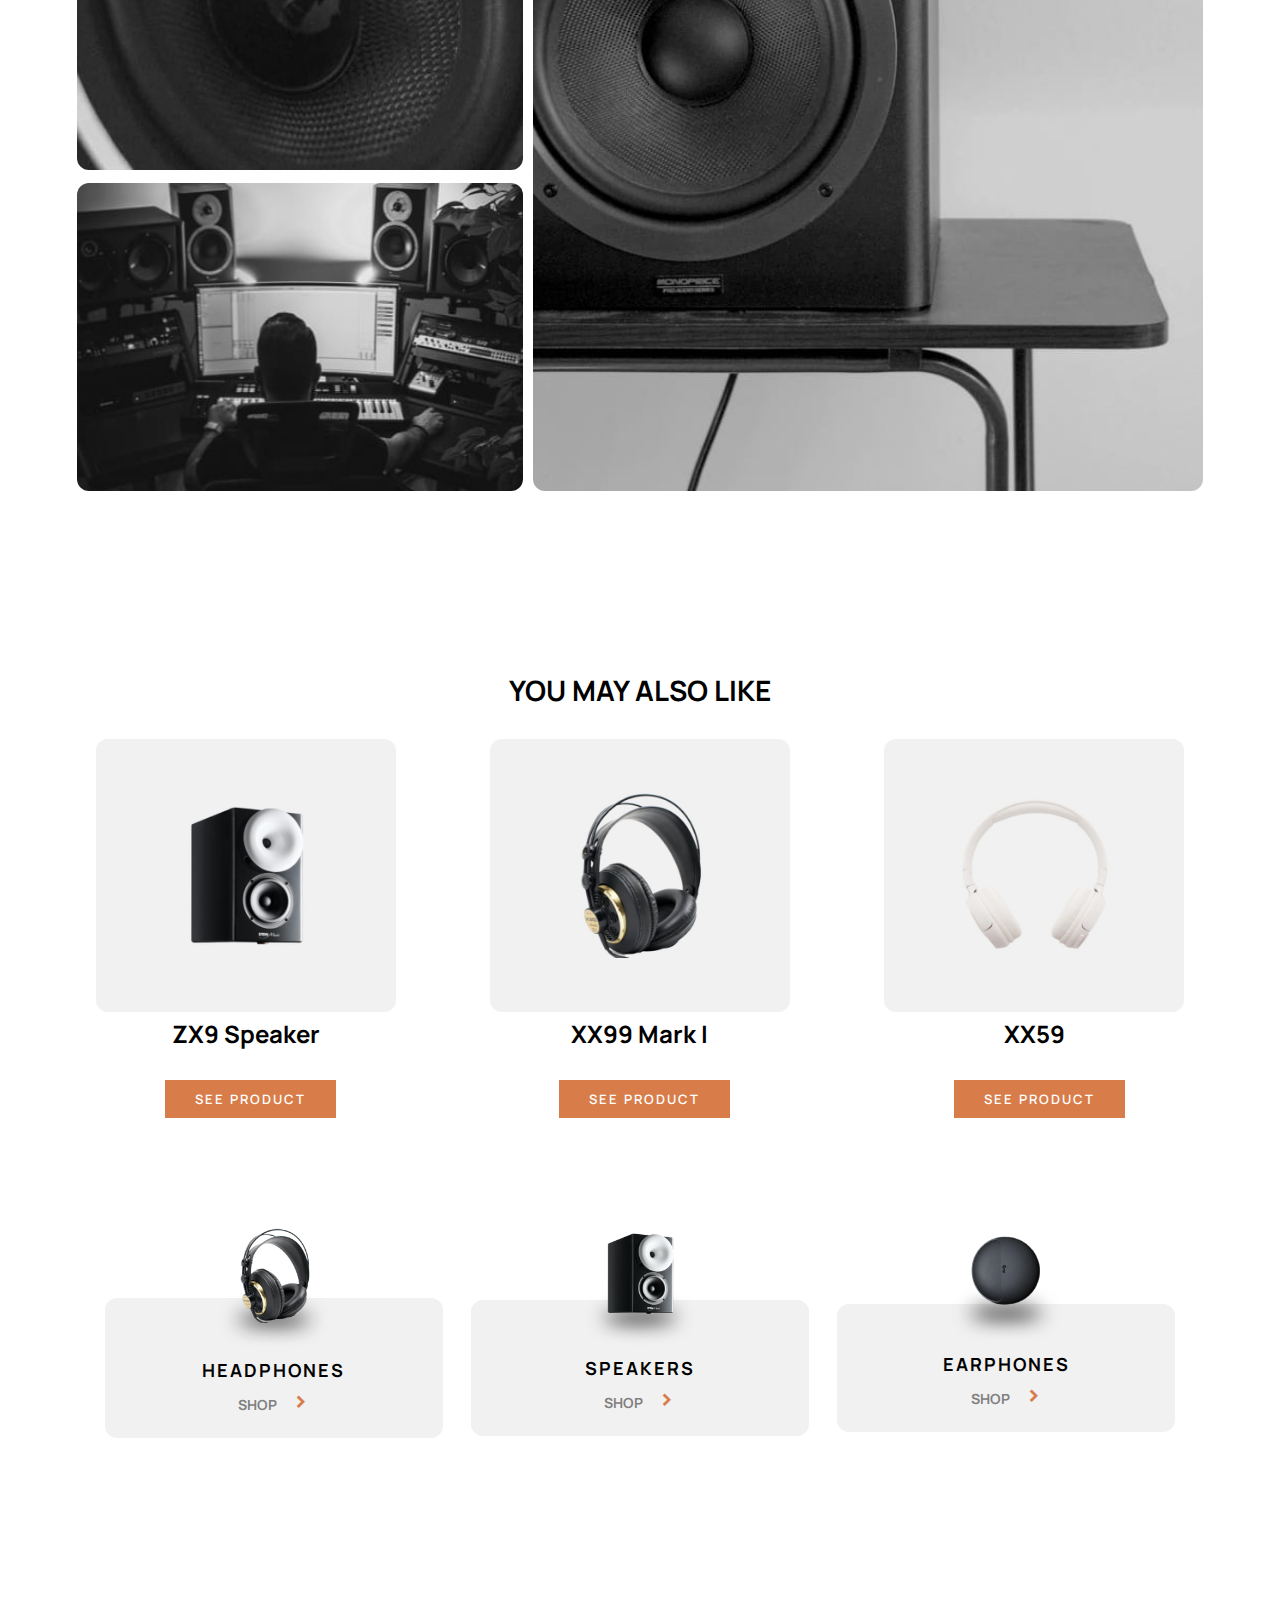
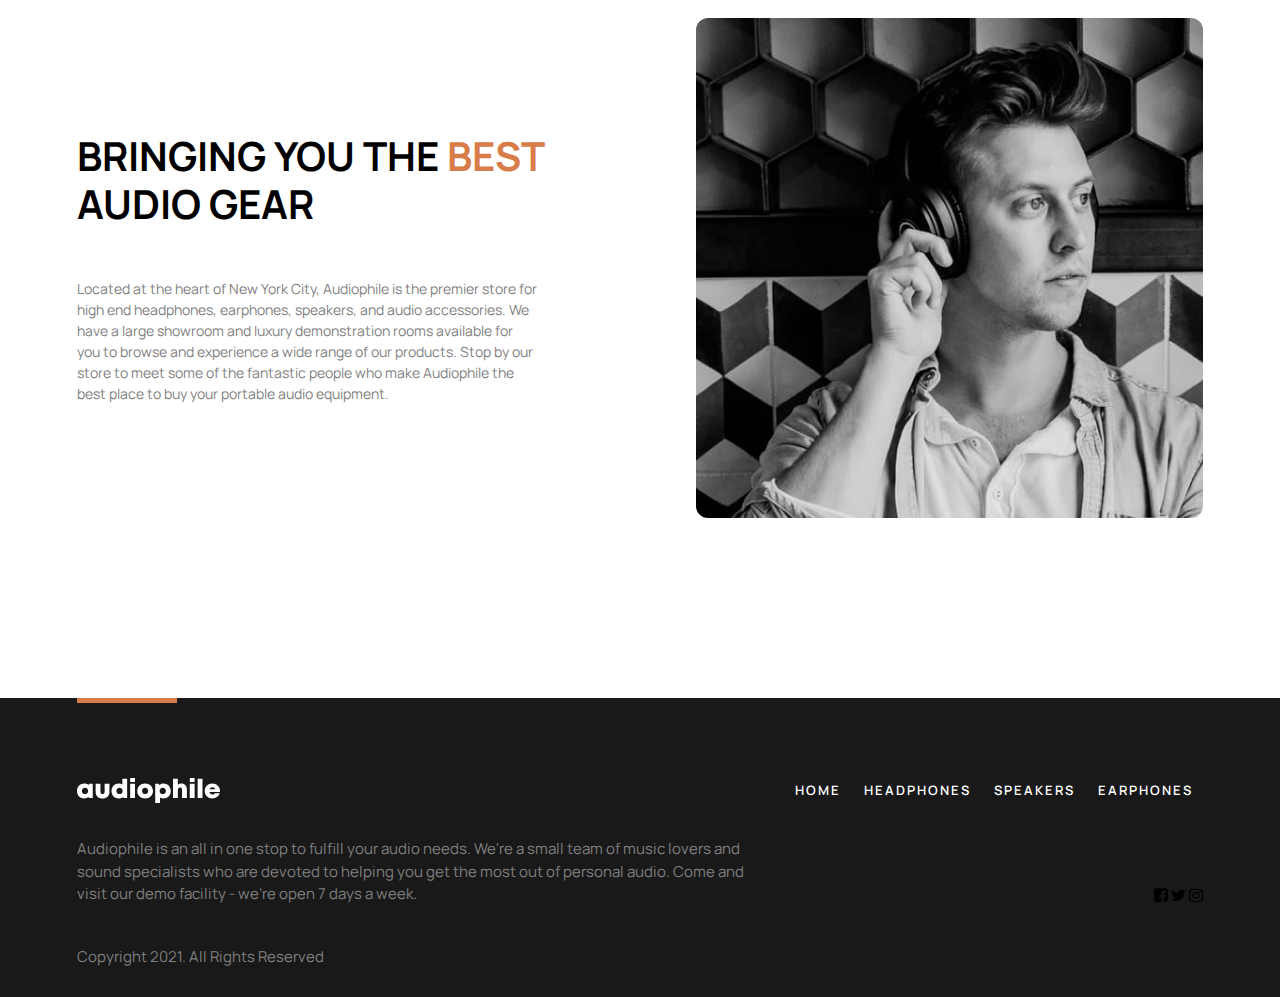
<file: zx-7-speaker.html>
<!DOCTYPE html>
<html lang="en">

<head>
    <meta charset="UTF-8">
    <meta name="viewport" content="width=device-width, initial-scale=1.0">
    <!-- css files  -->
    <meta name="viewport" content="width=device-width, initial-scale=1.0">
    <link rel="stylesheet" href="css/general.css">
    <link rel="stylesheet" href="css/products.css">
    <link rel="stylesheet" href="css/best.css">
    <link rel="stylesheet" href="css/side-pages.css">
    <link rel="stylesheet" href="css/footer.css">
    <!-- font awesme  -->
    <link rel="stylesheet" href="https://cdnjs.cloudflare.com/ajax/libs/font-awesome/4.7.0/css/font-awesome.min.css">

    <!-- google fonts  -->
    <link rel="stylesheet" href="https://fonts.googleapis.com/css2?family=Manrope:wght@200;400;500;700&display=swap">
    <title>Audiophile Shop - ZX7 SPEAKER</title>
</head>

<body>
    <!-- start header  -->
    <div class="header-back">
        <header>
            <div class="left">
                <div class="burger-icon"><img src="images/icon-hamburger.svg" alt=""></div>
                <div class="logo"><img src="images/logo.svg" alt=""></div>
            </div>
            <div class="links">
                <a class="" href="index.html">Home</a>
                <a href="headphones.html">Headphones</a>
                <a href="speakers.html">speakers</a>
                <a href="earphones.html">earphones</a>
            </div>
            <div class="right">
                <div onclick="emptyFunc() " class="cart"><img src="images/icon-cart.svg" alt=""></div>
                <div id="empty-drop" class="empty-cart">
                    <p>Your cart is empty.</p>
                    <div class="img"><img src="images/shopping-cart.png" alt=""></div>
                </div>
            </div>
        </header>
    </div>

    <!-- start go back btn  -->
    <div onclick="goBack()" class="back">Go Back</div>

    <!-- start zx-7-speaker  -->
    <div class="container">
        <div class="zx-7-speaker side-product">
            <div class="left"><img src="images/image-product-zx7-2.jpg" alt=""></div>
            <div class="right">
                <h3>New Product</h3>
                <h1>ZX7 Speaker</h1>
                <p>Stream high quality sound wirelessly with minimal to no loss. The ZX7 speaker uses high-end
                    audiophile components that represents the top of the line powered speakers for home or studio use.
                </p>
                <div class="price">$ 3,500</div>

                <div class="buy">
                    <div class="control">
                        <span class="minus">-</span>
                        <span class="items-no">1</span>
                        <span class="plus">+</span>
                    </div>
                    <div class="btn">add to cart</div>
                </div>
            </div>
        </div>
    </div>

    <!-- start features and in the box  -->
    <div class="container">
        <div class="flex-container">
            <div class="features">
                <h1>Features</h1>
                <p class="upper-txt"> Reap the advantages of a flat diaphragm tweeter cone. This provides a fast
                    response rate and excellent high frequencies that lower tiered bookshelf speakers cannot provide.
                    The woofers are made from aluminum that produces a unique and clear sound. XLR inputs allow you to
                    connect to a mixer for more advanced usage.
                </p>

                <p class="lower-txt">The ZX7 speaker is the perfect blend of stylish design and high performance. It
                    houses an encased MDF wooden enclosure which minimises acoustic resonance. Dual connectivity allows
                    pairing through bluetooth or traditional optical and RCA input. Switch input sources and control
                    volume at your finger tips with the included wireless remote. This versatile speaker is equipped to
                    deliver an authentic listening experience. </p>
            </div>


            <div class="in-the-box">
                <h1>In the Box</h1>
                <div class="details-container">

                    <div class="details">
                        <span>1x</span>
                        <p> Speaker unit</p>
                    </div>

                    <div class="details">
                        <span>2x</span>
                        <p> Speaker cloth panel</p>
                    </div>

                    <div class="details">
                        <span>1x</span>
                        <p> User manual</p>
                    </div>

                    <div class="details">
                        <span>1x</span>
                        <p> 3.5mm 7.5m audio cable</p>
                    </div>

                    <div class="details">
                        <span>1x</span>
                        <p>7.5m optical cable</p>
                    </div>
                </div>
            </div>
        </div>
    </div>

    <!-- start image gallery  -->
    <div class="container">
        <div class="gallery">
            <div class="left">
                <img class="img-1" src="images/image-gallery-1-zx7-1.jpg" alt="">
                <img class="img-2" src="images/image-gallery-2-zx7-2.jpg" alt="">
            </div>
            <div class="right">
                <img class="img-3" src="images/image-gallery-3-zx7-3.jpg" alt="">
            </div>
        </div>

    </div>

    <!-- start may like  -->
    <div class="container">
        <h1 class="may-head">You may also like</h1>
        <div class="may-like">

            <div class="product">
                <div class="img"><img src="images/image-zx9-speaker-zx7.jpg" alt=""></div>
                <h2>ZX9 Speaker</h2>
                <div onclick="zx9Speaker()" class="btn">see product</div>
            </div>

            <div class="product">
                <div class="img"><img src="images/image-xx99-mark-one-headphones.jpg" alt=""></div>
                <h2>XX99 Mark I</h2>
                <div id="mark-1-btn" onclick="markI()" class="btn">see product</div>
            </div>

            <div class="product">
                <div class="img"><img src="images/image-xx59-headphones.jpg" alt=""></div>
                <h2>XX59</h2>
                <div onclick="xx59() " class="btn">see product</div>
            </div>

        </div>
    </div>

    <!-- start products section  -->
    <div class="container">
        <div class="products">
            <div class="card">
                <img src="images/image-headphones.png" alt="">
                <h3>Headphones</h3>
                <a href="headphones.html" class="shop">SHOP &nbsp; &nbsp; <span> > </span></a>
            </div>

            <div class="card">
                <img src="images/image-speakers.png" alt="">
                <h3>speakers</h3>
                <a href="speakers.html" class="shop">SHOP &nbsp; &nbsp; <span> > </span></a>
            </div>

            <div class="card">
                <img src="images/image-earphones.png" alt="">
                <h3>earphones</h3>
                <a href="earphones.html" class="shop">SHOP &nbsp; &nbsp; <span> > </span></a>
            </div>
        </div>
    </div>

    <!-- start best section  -->
    <div class="container">
        <div class="best">
            <div class="left">
                <h1>BRINGING YOU THE <span>BEST</span> <br> AUDIO GEAR</h1>
                <p>Located at the heart of New York City, Audiophile is the premier store for <br> high end headphones,
                    earphones, speakers, and audio accessories. We <br> have a large showroom and luxury demonstration
                    rooms
                    available for <br> you to browse and experience a wide range of our products. Stop by our <br> store
                    to
                    meet some of the fantastic people who make Audiophile the <br> best place to buy your portable audio
                    equipment.</p>
            </div>
            <div class="right">
                <!-- <img src="images/image-best-gear.jpg" alt=""> -->
            </div>
        </div>
    </div>

    <!-- start footer  -->
    <footer>
        <div class="container">
            <div class="head">
                <div class="logo"><img src="images/logo.svg" alt=""></div>
                <div class="links">
                    <a class="" href="index.html">Home</a>
                    <a href="headphones.html">Headphones</a>
                    <a href="speakers.html">speakers</a>
                    <a href="earphones.html">earphones</a>
                </div>
            </div>
            <div class="middle">
                <p>Audiophile is an all in one stop to fulfill your audio needs. We're a small team of music lovers
                    and sound specialists who are devoted to helping you get the most out of personal audio. Come
                    and visit our demo facility - we’re open 7 days a week.</p>
                <div class="social">
                    <i class="fa fa-facebook-square"></i>
                    <i class="fa fa-twitter"></i>
                    <i class="fa fa-instagram"></i>
                </div>
            </div>
            <div class="copy">
                Copyright 2021. All Rights Reserved
            </div>
        </div>
    </footer>


    <script src="js/main.js"></script>
    <script src="js/cart.js"></script>

</body>

</html>
</file>
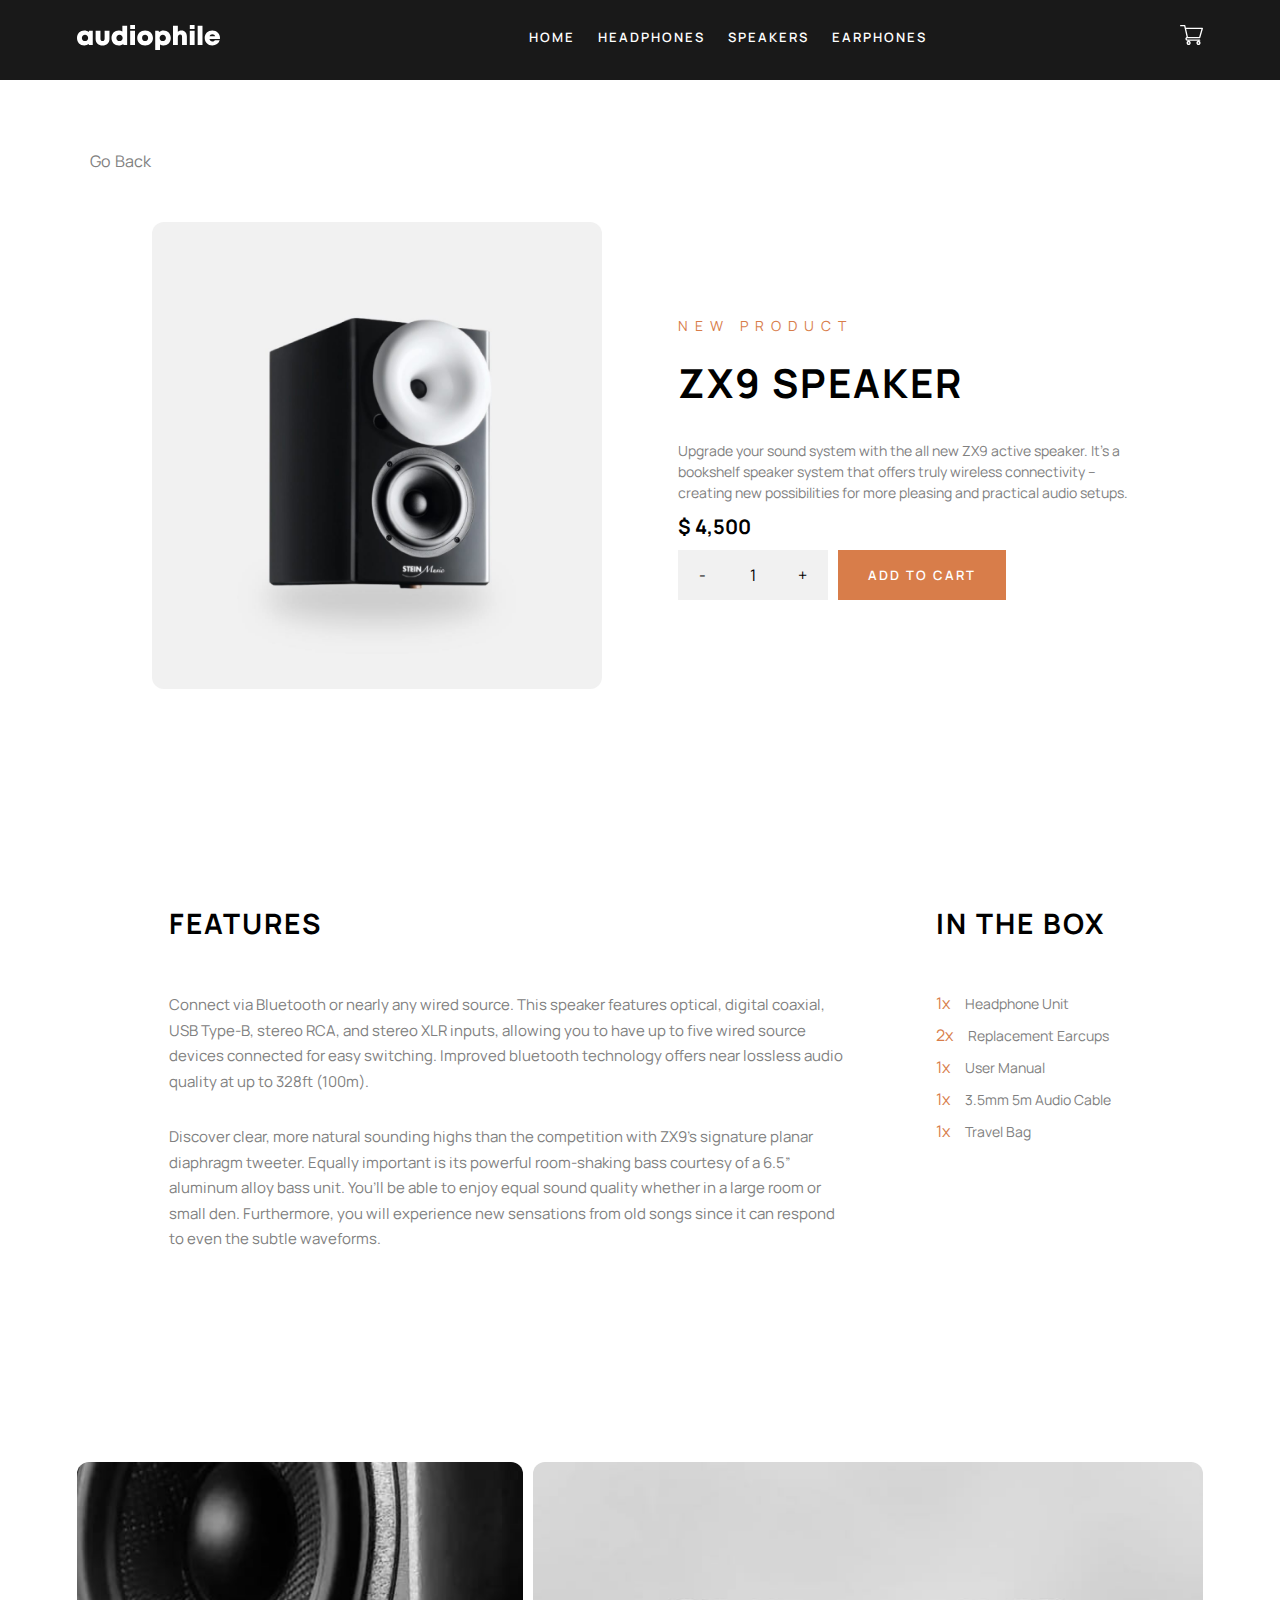
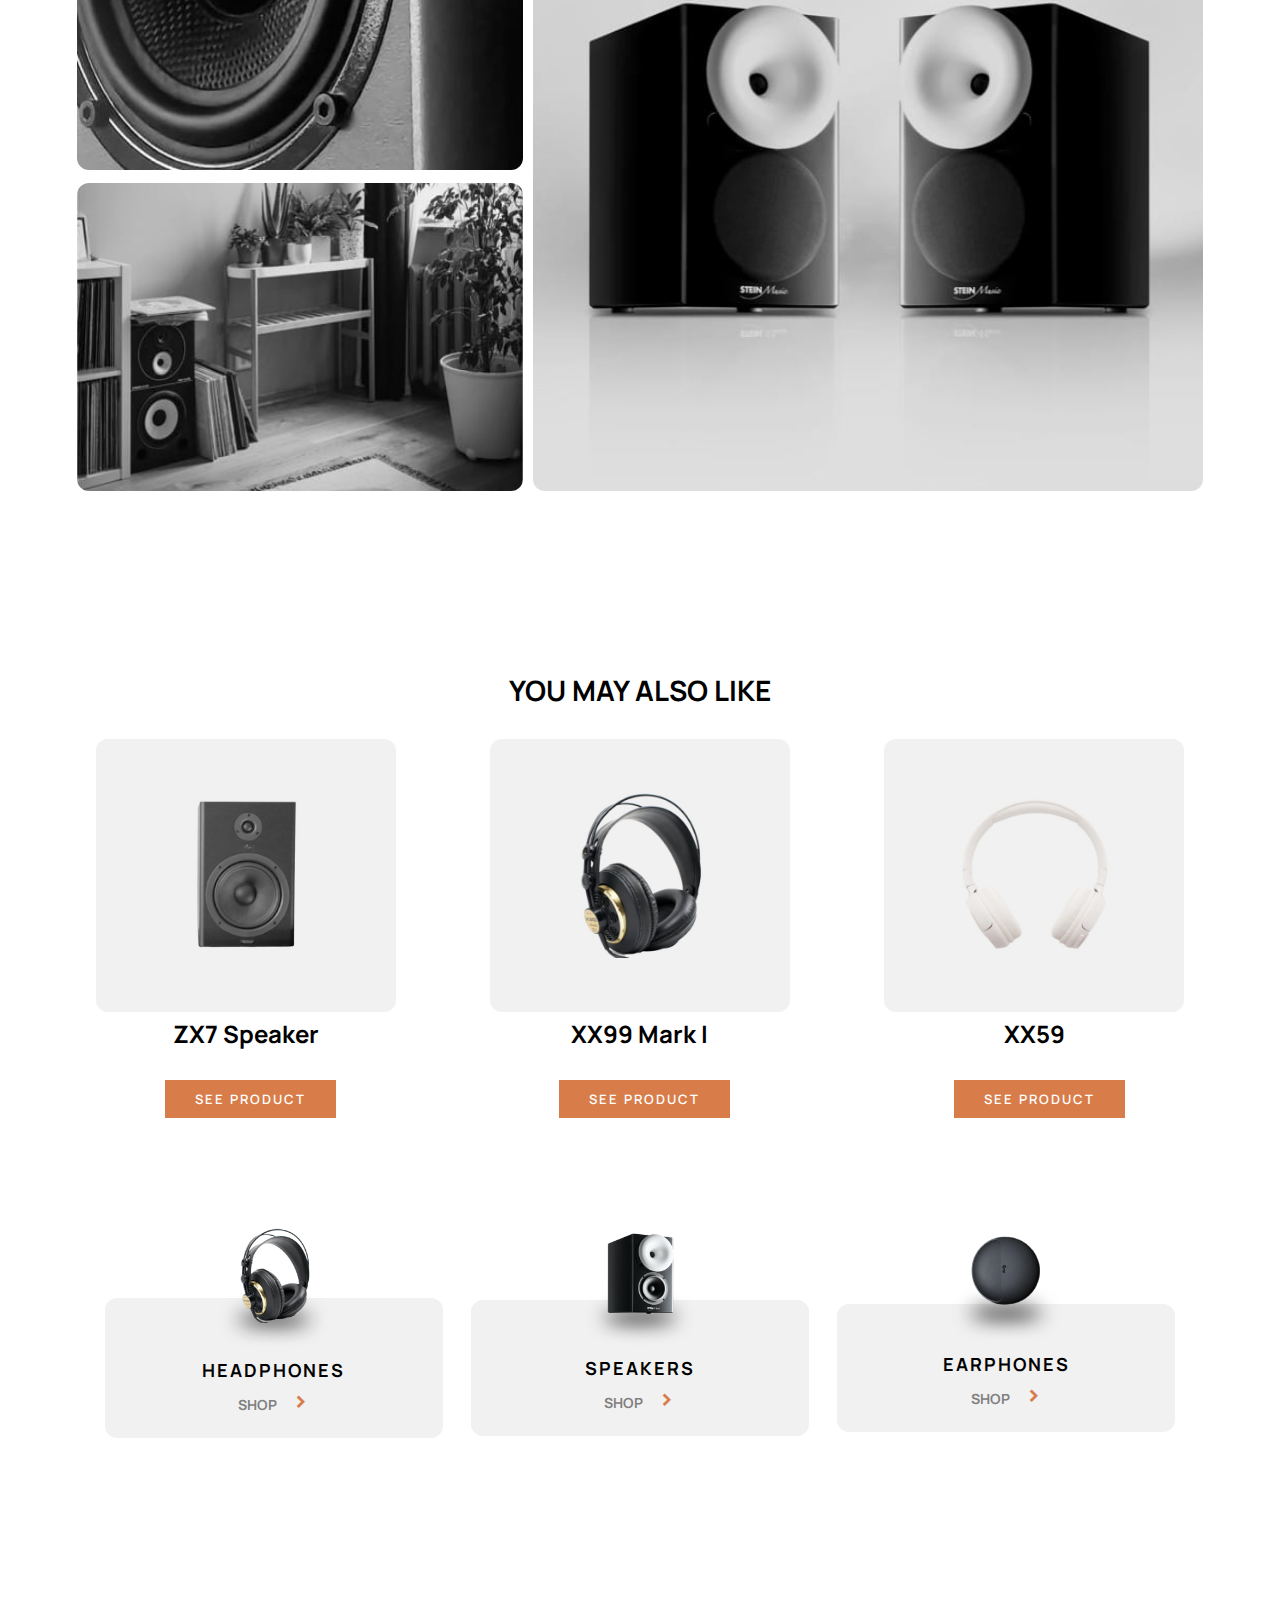
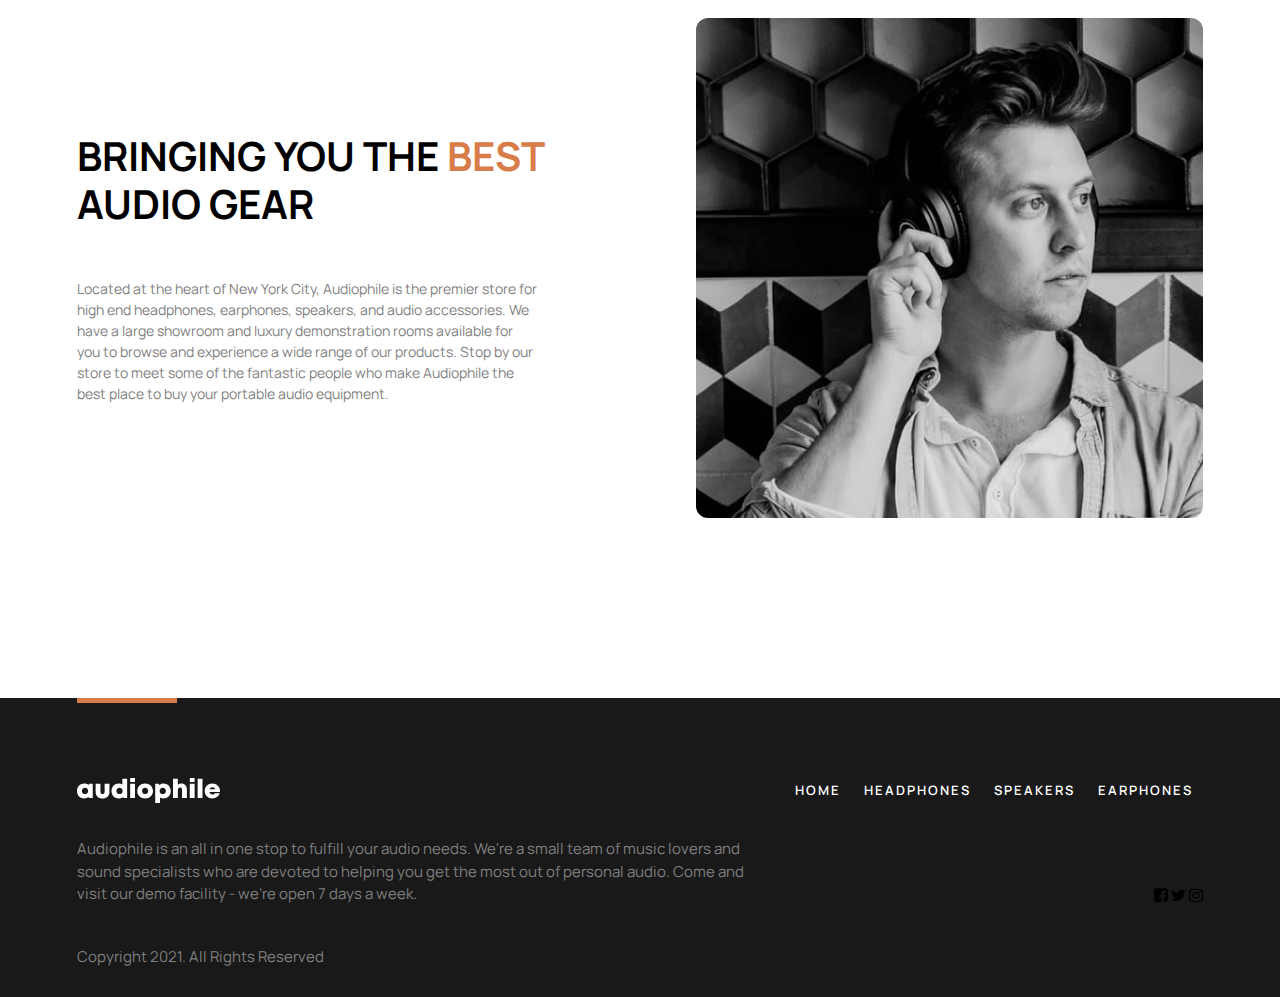
<file: zx-9-speaker.html>
<!DOCTYPE html>
<html lang="en">

<head>
    <meta charset="UTF-8">
    <meta name="viewport" content="width=device-width, initial-scale=1.0">
    <!-- css files  -->
    <meta name="viewport" content="width=device-width, initial-scale=1.0">
    <link rel="stylesheet" href="css/general.css">
    <link rel="stylesheet" href="css/products.css">
    <link rel="stylesheet" href="css/best.css">
    <link rel="stylesheet" href="css/side-pages.css">
    <link rel="stylesheet" href="css/footer.css">
    <!-- font awesme  -->
    <link rel="stylesheet" href="https://cdnjs.cloudflare.com/ajax/libs/font-awesome/4.7.0/css/font-awesome.min.css">

    <!-- google fonts  -->
    <link rel="stylesheet" href="https://fonts.googleapis.com/css2?family=Manrope:wght@200;400;500;700&display=swap">
    <title>Audiophile Shop - ZX9 SPEAKER</title>
</head>

<body>
    <!-- start header  -->
    <div class="header-back">
        <header>
            <div class="left">
                <div class="burger-icon"><img src="images/icon-hamburger.svg" alt=""></div>
                <div class="logo"><img src="images/logo.svg" alt=""></div>
            </div>
            <div class="links">
                <a class="" href="index.html">Home</a>
                <a href="headphones.html">Headphones</a>
                <a href="speakers.html">speakers</a>
                <a href="earphones.html">earphones</a>
            </div>
            <div class="right">
                <div onclick="emptyFunc() " class="cart"><img src="images/icon-cart.svg" alt=""></div>
                <div id="empty-drop" class="empty-cart">
                    <p>Your cart is empty.</p>
                    <div class="img"><img src="images/shopping-cart.png" alt=""></div>
                </div>
            </div>
        </header>
    </div>

    <!-- start go back btn  -->
    <div onclick="goBack()" class="back">Go Back</div>

    <!-- start zx-9-speaker  -->
    <div class="container">
        <div class="zx-9-speaker side-product">
            <div class="left"><img src="images/zx-9-speaker.jpg" alt=""></div>
            <div class="right">
                <h3>New Product</h3>
                <h1>ZX9 Speaker</h1>
                <p>Upgrade your sound system with the all new ZX9 active speaker. It’s a bookshelf speaker system that
                    offers truly wireless connectivity -- creating new possibilities for more pleasing and practical
                    audio setups.</p>
                <div class="price">$ 4,500</div>

                <div class="buy">
                    <div class="control">
                        <span class="minus">-</span>
                        <span class="items-no">1</span>
                        <span class="plus">+</span>
                    </div>
                    <div class="btn">add to cart</div>
                </div>
            </div>
        </div>
    </div>

    <!-- start features and in the box  -->
    <div class="container">
        <div class="flex-container">
            <div class="features">
                <h1>Features</h1>
                <p class="upper-txt"> Connect via Bluetooth or nearly any wired source. This speaker features optical,
                    digital coaxial, USB Type-B, stereo RCA, and stereo XLR inputs, allowing you to have up to five
                    wired source devices connected for easy switching. Improved bluetooth technology offers near
                    lossless audio quality at up to 328ft (100m).
                </p>

                <p class="lower-txt">

                    Discover clear, more natural sounding highs than the competition with ZX9’s signature planar
                    diaphragm tweeter. Equally important is its powerful room-shaking bass courtesy of a 6.5” aluminum
                    alloy bass unit. You’ll be able to enjoy equal sound quality whether in a large room or small den.
                    Furthermore, you will experience new sensations from old songs since it can respond to even the
                    subtle waveforms. </p>
            </div>


            <div class="in-the-box">
                <h1>In the Box</h1>
                <div class="details-container">

                    <div class="details">
                        <span>1x</span>
                        <p> Headphone unit</p>
                    </div>

                    <div class="details">
                        <span>2x</span>
                        <p> Replacement earcups</p>
                    </div>

                    <div class="details">
                        <span>1x</span>
                        <p> User manual</p>
                    </div>

                    <div class="details">
                        <span>1x</span>
                        <p> 3.5mm 5m audio cable</p>
                    </div>

                    <div class="details">
                        <span>1x</span>
                        <p>Travel bag</p>
                    </div>
                </div>
            </div>
        </div>
    </div>

    <!-- start image gallery  -->
    <div class="container">
        <div class="gallery">
            <div class="left">
                <img class="img-1" src="images/image-gallery-zx9-1.jpg" alt="">
                <img class="img-2" src="images/image-gallery-zx9-2.jpg" alt="">
            </div>
            <div class="right">
                <img class="img-3" src="images/image-gallery-zx9-3.jpg" alt="">
            </div>
        </div>

    </div>

    <!-- start may like  -->
    <div class="container">
        <h1 class="may-head">You may also like</h1>
        <div class="may-like">

            <div class="product">
                <div class="img"><img src="images/image-zx7-speaker.jpg" alt=""></div>
                <h2>ZX7 Speaker</h2>
                <div onclick="zx7Speaker()" class="btn">see product</div>
            </div>

            <div class="product">
                <div class="img"><img src="images/image-xx99-mark-one-headphones.jpg" alt=""></div>
                <h2>XX99 Mark I</h2>
                <div id="mark-1-btn" onclick="markI()" class="btn">see product</div>
            </div>

            <div class="product">
                <div class="img"><img src="images/image-xx59-headphones.jpg" alt=""></div>
                <h2>XX59</h2>
                <div onclick="xx59()" class="btn">see product</div>
            </div>

        </div>
    </div>

    <!-- start products section  -->
    <div class="container">
        <div class="products">
            <div class="card">
                <img src="images/image-headphones.png" alt="">
                <h3>Headphones</h3>
                <a href="headphones.html" class="shop">SHOP &nbsp; &nbsp; <span> > </span></a>
            </div>

            <div class="card">
                <img src="images/image-speakers.png" alt="">
                <h3>speakers</h3>
                <a href="speakers.html" class="shop">SHOP &nbsp; &nbsp; <span> > </span></a>
            </div>

            <div class="card">
                <img src="images/image-earphones.png" alt="">
                <h3>earphones</h3>
                <a href="earphones.html" class="shop">SHOP &nbsp; &nbsp; <span> > </span></a>
            </div>
        </div>
    </div>

    <!-- start best section  -->
    <div class="container">
        <div class="best">
            <div class="left">
                <h1>BRINGING YOU THE <span>BEST</span> <br> AUDIO GEAR</h1>
                <p>Located at the heart of New York City, Audiophile is the premier store for <br> high end headphones,
                    earphones, speakers, and audio accessories. We <br> have a large showroom and luxury demonstration
                    rooms
                    available for <br> you to browse and experience a wide range of our products. Stop by our <br> store
                    to
                    meet some of the fantastic people who make Audiophile the <br> best place to buy your portable audio
                    equipment.</p>
            </div>
            <div class="right">
                <!-- <img src="images/image-best-gear.jpg" alt=""> -->
            </div>
        </div>
    </div>

    <!-- start footer  -->
    <footer>
        <div class="container">
            <div class="head">
                <div class="logo"><img src="images/logo.svg" alt=""></div>
                <div class="links">
                    <a class="" href="index.html">Home</a>
                    <a href="headphones.html">Headphones</a>
                    <a href="speakers.html">speakers</a>
                    <a href="earphones.html">earphones</a>
                </div>
            </div>
            <div class="middle">
                <p>Audiophile is an all in one stop to fulfill your audio needs. We're a small team of music lovers
                    and sound specialists who are devoted to helping you get the most out of personal audio. Come
                    and visit our demo facility - we’re open 7 days a week.</p>
                <div class="social">
                    <i class="fa fa-facebook-square"></i>
                    <i class="fa fa-twitter"></i>
                    <i class="fa fa-instagram"></i>
                </div>
            </div>
            <div class="copy">
                Copyright 2021. All Rights Reserved
            </div>
        </div>
    </footer>


    <script src="js/main.js"></script>
    <script src="js/cart.js"></script>

</body>

</html>
</file>
<file: css/general.css>
:root {
    /* colors  */
    --orange: #d87d4a;
    --light-orange: #fbaf85;
    --gray: gray;
    --black: #191919;
    --white: white;
    --light-gray: #f1f1f1;
    --medium-gray: #d3d3d3;
    /* margin  */
    --main-margin: 150px;
    --secondary-margin: 30px;
    /* border radius  */
    --border-radius: 12px;
    /* line height  */
    --line-height: 1.5;
}

* {
    margin: 0;
    padding: 0;
}

body {
    font-family: sans-serif;
    font-family: "Manrope", sans-serif;
    font-size: 16px;
}


.container {
    width: 88%;
    margin: auto;
}

a {
    text-decoration: none;
    cursor: pointer;
}

.btn {
    text-transform: uppercase;
    padding: 10px 30px;
    width: fit-content;
    cursor: pointer;
    font-size: 13px;
    letter-spacing: 2px;
    font-weight: 600;
}
</file>
<file: css/mini-landing.css>
/* start mini landing  */
.hero-section {
    background-color: var(--black);
    height: 30vh;
}

.hero-section h1 {
    color: var(--white);
    text-transform: uppercase;
    text-align: center;
    padding-top: 100px;
    font-size: 40px;
}
</file>
<file: css/header.css>
header {
    background-color: var(--black);
}

.header {
    display: flex;
    justify-content: space-between;
    align-items: center;
    padding: 20px 0;
    border-bottom: 1px solid var(--gray);
}

header .left {
    display: flex;
    align-items: center;
    justify-content: space-between;
    width: 200px;
}

header .burger-icon {
    display: none;
}


header .logo img {
    cursor: pointer;
}

header a {
    color: var(--white);
    margin: 10px;
    text-transform: uppercase;
    letter-spacing: 2px;
    font-weight: 600;
    font-size: 13px;
}

header a:hover {
    color: var(--orange);
    transition: 1s;

}

header .links .selected {
    color: var(--orange);
}

header .cart img {
    width: 23px;
    cursor: pointer;
}

/* start empty cart  */

.empty-cart {
    position: absolute;
    right: 150px;
    top: 120px;
    width: 380px;
    height: 200px;
    border-radius: 5px;
    background-color: var(--white);
    z-index: 1000;
    display: none;
}

.empty-cart .img {
    text-align: center;
    margin-top: 20px;
}

.empty-cart img {
    width: 100px;
}

.empty-cart p {
    color: var(--gray);
    text-align: center;
    margin-top: 30px;
    font-weight: bold;
}

.show {
    display: block;
}



/* start header queries  */
@media (max-width: 991px) {

    header .burger-icon {
        display: block;
        cursor: pointer;
    }

    header .links {
        display: none;
    }
}

@media (max-width: 480px) {
    header .left {
        width: 70%;
    }
}
</file>
<file: css/products.css>
.container .products {
    display: flex;
    justify-content: space-evenly;
    align-items: center;
    margin-top: var(--main-margin);
}

.container .products .card {
    background-color: var(--light-gray);
    border-radius: var(--border-radius);
    text-align: center;
    width: calc(90% / 3);
    cursor: pointer;
    padding-bottom: 20px;
}

.container .card h3 {
    letter-spacing: 2px;
    text-transform: uppercase;
    font-size: 18px;
}

.container .products img {
    width: 130px;
    margin-top: -70px;
}


.container .card a {
    color: var(--gray);
    font-size: 14px;
    font-weight: bold;
}

.container .products .card:hover a {
    color: var(--orange);
}

.container .products .card span {
    color: var(--orange);
    cursor: pointer;
    font-size: 26px;
}

/* satrt queries  */
@media (max-width: 1024px) {
    .container .products {
        justify-content: space-between;
    }
}

@media (max-width: 992px) {
    .container .card h3 {
        font-size: 14px;
    }

    .container .card a {
        font-size: 13px;
    }

    .container .products .card span {
        font-size: 24px;
    }
}

@media (max-width: 480px) {
    .container .products {
        flex-direction: column;
    }

    .container .products .card {
        margin-bottom: 80px;
        width: 90%;
    }

    .container .products img {
        width: 130px;
        margin-top: -50px;
    }
}
</file>
<file: css/best.css>
/* start best section  */
.best {
    display: flex;
    justify-content: space-between;
    align-items: center;
    margin-top: var(--main-margin);
    margin-bottom: var(--main-margin);
}

.best .right {
    border-radius: var(--border-radius);
    background-image: url(image-best-gear.jpg);
    width: 45%;
    height: 500px;
    background-size: cover;
    background-color: black;
}

.best h1 {
    font-size: 40px;
    line-height: 1.2;
}

.best span {
    color: var(--orange);
}

.best p {
    color: var(--gray);
    line-height: var(--line-height);
    margin-top: 50px;
    font-size: 14px;
}


/* start media queries  */
@media (max-width: 1200px) {
    .best h1 {
        font-size: 35px;
    }

    .best .right img {
        width: 400px;
    }
}

@media (max-width: 992px) {
    .best {
        flex-direction: column-reverse;
        align-items: center;
    }

    .best .left {
        text-align: center;
        margin-top: 50px;
    }

    .best .right {
        background-image: url(image-best-gear-2.jpg);
        width: 100%;
        height: 300px;
    }

}
</file>
<file: css/footer.css>
/* start footer  */
footer {
  background-color: var(--black);
}

.container {
  margin-bottom: 0;
  padding-bottom: 30px;
}

footer .head {
  display: flex;
  flex-wrap: wrap;
  justify-content: space-between;
  padding-top: 80px;
  position: relative;
}

footer .head::before {
  content: "";
  position: absolute;
  height: 5px;
  width: 100px;
  background-color: var(--orange);
  top: 0px;
}

footer .head a {
  color: var(--white);
  margin: 10px;
  text-transform: uppercase;
  letter-spacing: 2px;
  font-weight: 600;
  font-size: 13px;
}

footer .head a:hover {
  color: var(--orange);
  transition: 1s;
}

footer .middle {
  display: flex;
  flex-wrap: wrap;
  justify-content: space-between;
  margin-top: 30px;
  align-items: flex-end;
  margin-bottom: 40px;
}

footer .middle p {
  color: var(--gray);
  font-size: 15px;
  line-height: var(--line-height);
  width: 60%;
}

footer .middle .social .icon {
  font-size: 30px;
  cursor: pointer;
  color: white;
  margin-left: 10px;
}

footer .middle .social .icon:hover {
  color: var(--orange);
}

footer .copy {
  color: var(--gray);
  font-size: 15px;
}

@media (max-width: 992px) {
  footer .middle p {
    width: 90%;
  }

  footer .middle .social {
    margin-top: 30px;
  }
}
</file>
<file: css/earphones.css>
/* page general  */

h1 {
    text-transform: uppercase;
    font-size: 28px;
    letter-spacing: 2px;
}

p {
    color: var(--gray);
    line-height: var(--line-height);
    font-size: 16px;
    margin-top: 30px;
}

.yx-1-earphone {
    display: flex;
    align-items: center;
    justify-content: space-evenly;
    margin-top: 50px;
    margin-bottom: 30px;
}

.yx-1-earphone img {
    width: 550px;
}

.btn {
    color: var(--white);
    background-color: var(--orange);
    margin-top: 30px;
}

.btn:hover {
    background-color: var(--light-orange);
}

.yx-1-earphone .right h3 {
    letter-spacing: 7px;
    text-transform: uppercase;
    font-size: 14px;
    font-weight: 400;
    color: var(--orange);
    margin-bottom: 20px;
}

/* start media queries  */
@media (max-width: 992px) {
    .yx-1-earphone {
        flex-direction: column;
        align-items: center;
        text-align: center;
    }

    .yx-1-earphone img {
        width: 350px;
    }

    .btn {
        margin: auto;
        margin-top: 20px;
    }
}
</file>
<file: css/headphones.css>
/* page general  */

h1 {
    text-transform: uppercase;
    font-size: 28px;
    letter-spacing: 2px;
}

p {
    color: var(--gray);
    line-height: var(--line-height);
    font-size: 16px;
    margin-top: 30px;
}

.headphone {
    display: flex;
    align-items: center;
    justify-content: space-evenly;
    margin-top: 50px;
    margin-bottom: 30px;
}

.headphone .txt{
    width: 40%;
}

.headphone img {
    width: 550px;
}

.btn {
    color: var(--white);
    background-color: var(--orange);
    margin-top: 30px;
}

.btn:hover {
    background-color: var(--light-orange);
}

.xx99-mark-II-headphones .right h3 {
    letter-spacing: 7px;
    text-transform: uppercase;
    font-size: 14px;
    font-weight: 400;
    color: var(--orange);
    margin-bottom: 20px;
}

/* start media queries  */
@media (max-width: 992px) {
    .headphone {
        flex-direction: column;
        align-items: center;
        text-align: center;
    }


    .headphone img {
        width: 450px;
    }

    .xx99-mark-I-headphones {
        flex-direction: column-reverse;

    }

    .xx99-mark-I-headphones {
        flex-direction: column-reverse;

    }

    .btn {
        margin: auto;
        margin-top: 20px;
    }
}
</file>
<file: css/speakers.css>
/* page general  */

h1 {
    text-transform: uppercase;
    font-size: 28px;
    letter-spacing: 2px;
}

p {
    color: var(--gray);
    line-height: var(--line-height);
    font-size: 16px;
    margin-top: 30px;
}

.speaker {
    display: flex;
    align-items: center;
    justify-content: space-evenly;
    margin-top: 50px;
    margin-bottom: 30px;
}

.speaker .txt {
    width: 40%;
}

.speaker img {
    width: 550px;
}

.btn {
    color: var(--white);
    background-color: var(--orange);
    margin-top: 30px;
}

.btn:hover {
    background-color: var(--light-orange);
}

.zx-9-speaker .right h3 {
    letter-spacing: 7px;
    text-transform: uppercase;
    font-size: 14px;
    font-weight: 400;
    color: var(--orange);
    margin-bottom: 20px;
}

/* start media queries  */
@media (max-width: 992px) {
    .speaker {
        flex-direction: column;
        align-items: center;
        text-align: center;
    }


    .speaker img {
        width: 350px;
    }


    .zx-7-speaker {
        flex-direction: column-reverse;

    }

    .btn {
        margin: auto;
        margin-top: 20px;
    }
}
</file>
<file: css/side-pages.css>
/* start general page  */

p {
    color: var(--gray);
    line-height: var(--line-height);
    font-size: 14px;
}

.btn {
    color: var(--white);
    background-color: var(--orange);
    display: flex;
    align-items: center;
    text-align: center;
    justify-content: center;
    font-weight: 600;
    margin-left: 10px;
}

.btn:hover {
    background-color: var(--light-orange);
}



/* start header  */
.header-back {
    background-color: var(--black);

}

header {
    display: flex;
    width: 88%;
    margin: auto;
    justify-content: space-between;
    padding: 25px 0;
}

header .left {
    display: flex;
    align-items: center;
    justify-content: space-between;
    width: 200px;
}

header a {
    color: var(--white);
    margin: 10px;
    text-transform: uppercase;
    letter-spacing: 2px;
    font-weight: 600;
    font-size: 13px;
}

header a:hover {
    color: var(--orange);
    transition: 1s;
}

header .burger-icon {
    display: none;
}


header .logo img {
    cursor: pointer;
}

header .cart img {
    width: 23px;
    cursor: pointer;
}

/* start empty cart  */

.empty-cart {
    position: absolute;
    right: 150px;
    top: 120px;
    width: 380px;
    height: 200px;
    border-radius: 5px;
    background-color: var(--orange);
    z-index: 1000;
    display: none;
}

.empty-cart .img {
    text-align: center;
    margin-top: 20px;
}

.empty-cart img {
    width: 100px;
}

.empty-cart p {
    color: var(--white);
    text-align: center;
    margin-top: 30px;
    font-weight: bold;
}

.show {
    display: block;
}


/* start header queries  */
@media (max-width: 991px) {

    header .burger-icon {
        display: block;
        cursor: pointer;
    }

    header .links {
        display: none;
    }
}

@media (max-width: 480px) {
    header .left {
        width: 70%;
    }
}

/* start go back btn  */
.back {
    color: var(--gray);
    cursor: pointer;
    width: fit-content;
    margin-left: 90px;
    margin-top: 70px;
    word-spacing: 2px;
    font-size: 16px;
}

.back:hover {
    text-decoration: underline;
}

/* start product  */
.side-product {
    display: flex;
    align-items: center;
    justify-content: space-evenly;
    width: 100%;
    margin-top: 50px;
    margin-bottom: 30px;
}

.side-product .left {
    width: 40%;
}

.side-product .left img {
    width: 100%;
}

.side-product .right {
    width: 40%;
}

.side-product img {
    width: 400px;
    border-radius: var(--border-radius);
}

.side-product h3 {
    letter-spacing: 7px;
    text-transform: uppercase;
    font-size: 14px;
    font-weight: 400;
    color: var(--orange);
    margin-bottom: 20px;
}

.side-product h1 {
    text-transform: uppercase;
    font-size: 40px;
    letter-spacing: 2px;
    margin-bottom: 30px;
}

/* start prrice and controls  */
.price {
    font-weight: bold;
    font-size: 20px;
    margin-top: 10px;
    margin-bottom: 10px;
}

.buy {
    display: flex;
    width: 80%;
}

.buy .control {
    display: flex;
    justify-content: space-between;
    align-items: center;
    background-color: var(--light-gray);
    width: 150px;
    height: 50px;

}

.buy .control .minus,
.buy .control .plus {
    width: calc(100% / 3);
    height: 100%;
    display: flex;
    justify-content: center;
    align-items: center;
    cursor: pointer;
}

.buy .control .minus:hover,
.buy .control .plus:hover {
    background-color: var(--medium-gray);
    color: var(--orange);

}

/* product queries  */
@media (max-width: 1024px) {
    h1 {
        font-size: 30px;
    }

    .btn {
        padding-left: 10px;
        padding-right: 10px;
        font-size: 12px;
    }

    .buy {
        flex-direction: column;
    }

}

@media (max-width: 515px) {
    .side-product {
        flex-direction: column;
    }

    .side-product .left {
        width: 100%;
    }

    .side-product .right {
        width: 100%;
    }

    .side-product img {
        width: 100%;
    }
}

/* start features and in the box section */
.flex-container {
    display: flex;
    justify-content: space-evenly;
    margin-top: var(--main-margin);
}

.flex-container h1 {
    font-size: 28px;
    text-transform: uppercase;
    letter-spacing: 2px;
    margin-bottom: 50px;
}

.flex-container .features {
    max-width: 60%;
}

.flex-container .features p {
    line-height: 1.7;
    font-size: 15px;
    margin-bottom: 30px;
}

.flex-container .in-the-box .details {
    display: flex;
    align-items: center;
    justify-content: left;
    margin-top: 10px;
}

.flex-container .in-the-box .details p {
    text-transform: capitalize;
}

.in-the-box .details span {
    color: var(--orange);
    margin-right: 15px;
}

/* start .features and .in-the-box queries */
@media (max-width: 992px) {
    .flex-container {
        flex-direction: column;
    }

    .flex-container .features {
        max-width: 100%;
    }

    .flex-container .in-the-box {
        display: flex;
        /* justify-content: space-between; */
    }

    .flex-container .in-the-box h1 {
        margin-right: 100px;
    }

}

/* start image gallery  */
.gallery {
    display: flex;
    gap: 10px;
    margin-top: var(--main-margin);

}

.gallery img {
    border-radius: var(--border-radius);
}

.gallery .left {
    flex-basis: 40%;
    display: flex;
    flex-direction: column;
    gap: 2%;
}

.gallery .left img {
    width: 100%;
    height: 49%;
}

.gallery .right {
    flex-basis: 60%;
}

.gallery .right img {
    width: 100%;
    height: 100%;
}


/* .start may like  */
.may-head {
    font-size: 28px;
    text-align: center;
    margin-top: var(--main-margin);
    margin-bottom: 30px;
    text-transform: uppercase;
}

.may-like {
    display: flex;
    justify-content: space-between;
    align-items: center;

}

.may-like .product {
    display: flex;
    align-items: center;
    flex-direction: column;
    width: calc(90% / 3);
}

.may-like .product .btn {
    margin-top: 30px;
}

.may-like .product img {
    width: 300px;
    border-radius: var(--border-radius);
}

/* start may like queries  */
@media (max-width: 992px) {
    .may-like .product img {
        width: 250px;
    }
}

@media (max-width: 815px) {
    .may-like {
        flex-direction: column;
    }

    .may-like .product img {
        width: 350px;
    }
}
</file>
